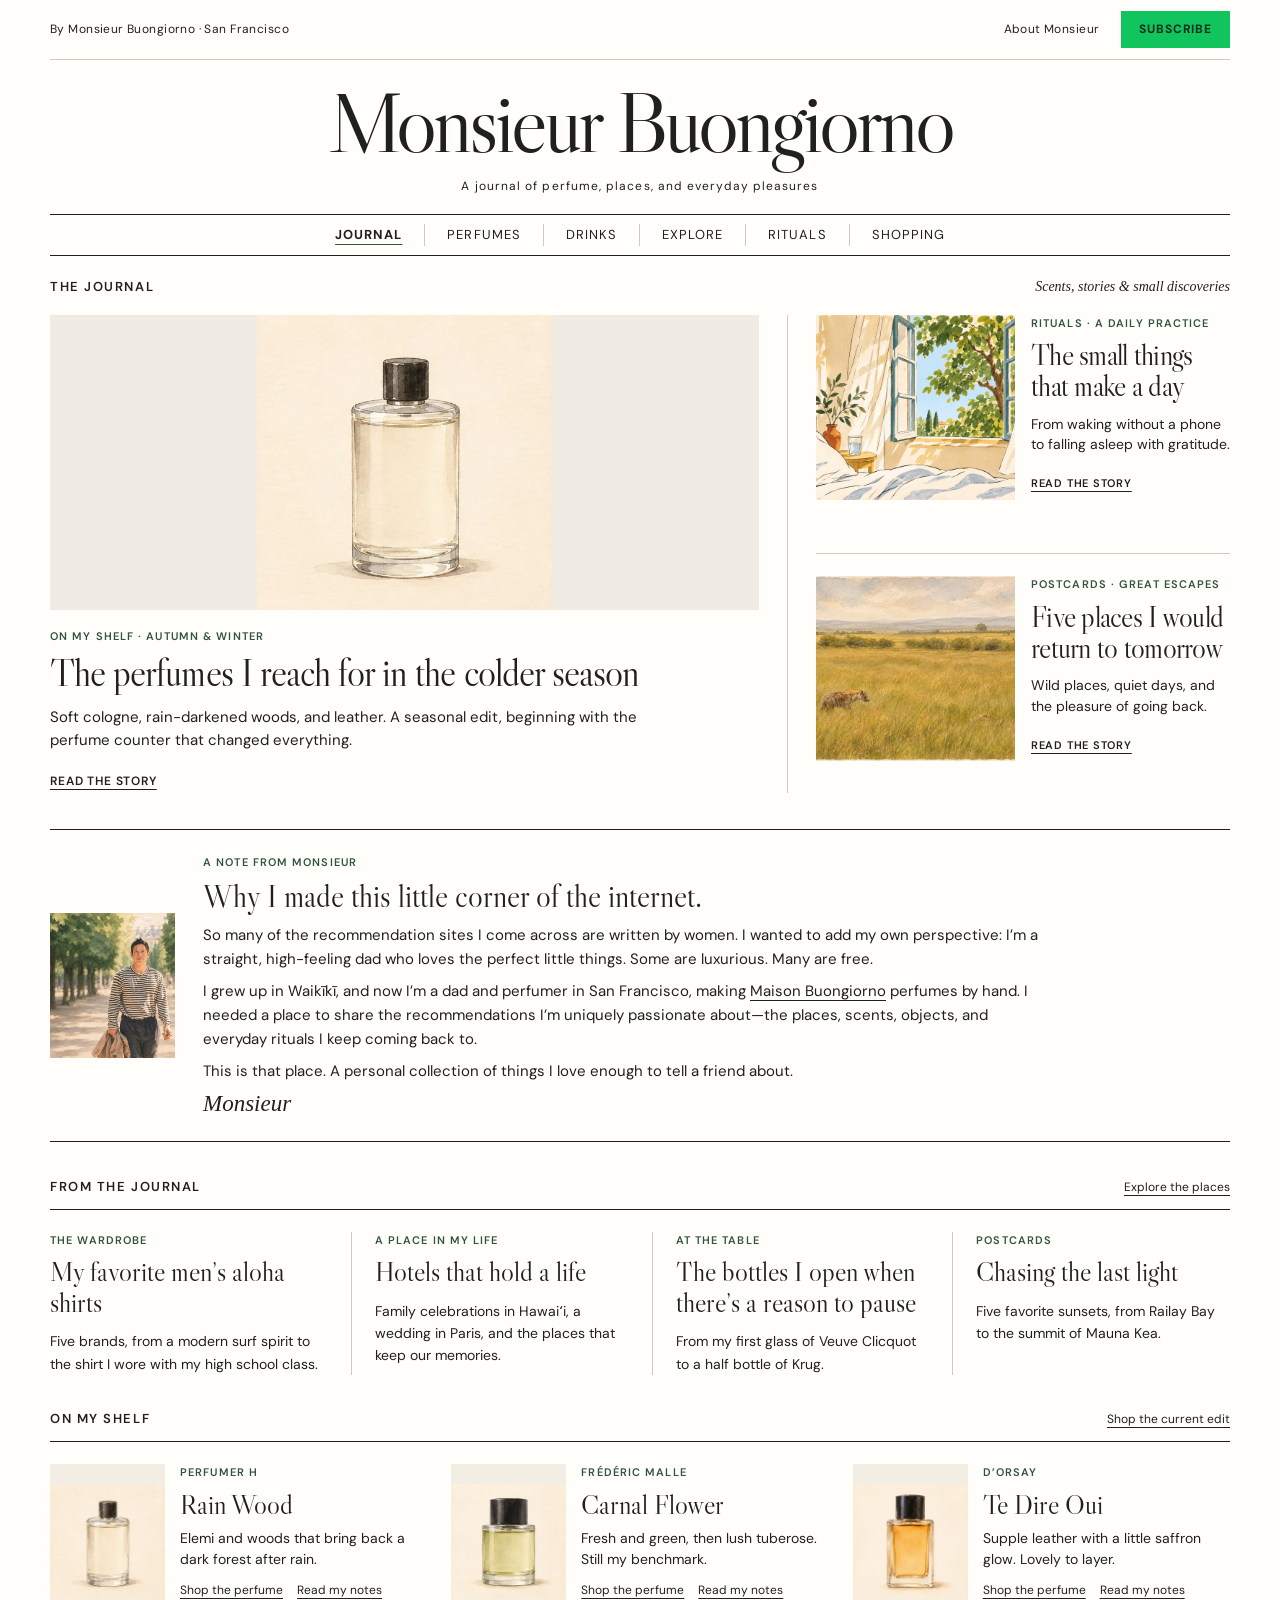
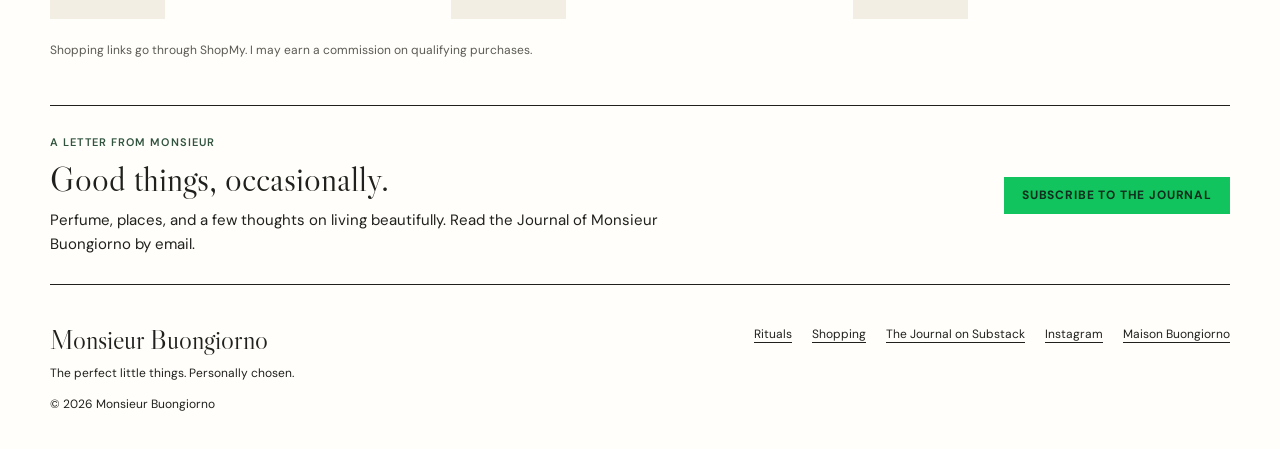
<file: index.html>
<!doctype html><html lang="en"><head><meta charset="utf-8"><meta name="viewport" content="width=device-width,initial-scale=1"><title>The Journal | Monsieur Buongiorno</title><meta name="description" content="Monsieur Buongiorno’s personal journal of perfume, places, daily rituals, and everyday pleasures."><link rel="canonical" href="https://monsieurbuongiorno.com/"><meta property="og:type" content="website"><meta property="og:title" content="The Journal"><meta property="og:description" content="Monsieur Buongiorno’s personal journal of perfume, places, daily rituals, and everyday pleasures."><meta property="og:url" content="https://monsieurbuongiorno.com/"><meta property="og:image" content="https://monsieurbuongiorno.com/assets/hero-paris-illustrated.webp"><meta name="twitter:card" content="summary_large_image"><link rel="icon" href="/assets/favicon.png" type="image/png"><link rel="preconnect" href="https://fonts.googleapis.com"><link rel="preconnect" href="https://fonts.gstatic.com" crossorigin><link href="https://fonts.googleapis.com/css2?family=DM+Sans:wght@400;500;600;700&family=Libre+Caslon+Display&display=swap" rel="stylesheet"><link rel="stylesheet" href="/assets/journal.css?v=20261127b"><script>!function(t,e){var o,n,p,r;e.__SV||(window.posthog=e,e._i=[],e.init=function(i,s,a){function g(t,e){var o=e.split(".");2==o.length&&(t=t[o[0]],e=o[1]),t[e]=function(){t.push([e].concat(Array.prototype.slice.call(arguments,0)))}}(p=t.createElement("script")).type="text/javascript",p.crossOrigin="anonymous",p.async=!0,p.src=s.api_host.replace(".i.posthog.com","-assets.i.posthog.com")+"/static/array.js",(r=t.getElementsByTagName("script")[0]).parentNode.insertBefore(p,r);var u=e;for(void 0!==a?u=e[a]=[]:a="posthog",u.people=u.people||[],u.toString=function(t){var e="posthog";return"posthog"!==a&&(e+="."+a),t||(e+=" (stub)"),e},u.people.toString=function(){return u.toString(1)+".people (stub)"},o="init capture register register_once unregister unregister_for_session unregister_for_session getFeatureFlag getFeatureFlagPayload isFeatureEnabled reloadFeatureFlags updateEarlyAccessFeatureEnrollment getEarlyAccessFeatures on onFeatureFlags onSessionId getSurveys getActiveMatchingSurveys renderSurvey canRender get_distinct_id get_session_id opt_in_capturing opt_out_capturing has_opted_in_capturing has_opted_out_capturing".split(" "),n=0;n<o.length;n++)g(u,o[n]);e._i.push([i,s,a])},e.__SV=1)}(document,window.posthog||[]);posthog.init('phc_uu5TSxzBv7hr99KFHv97oArM2oFrDekxDJQEmMLBhRXt',{api_host:'https://us.i.posthog.com',person_profiles:'identified_only',capture_pageview:true,autocapture:false,disable_session_recording:true});posthog.register({site:'monsieurbuongiorno.com'});if(location.hostname==='localhost'||location.hostname==='127.0.0.1')posthog.opt_out_capturing();document.addEventListener('click',function(e){var a=e.target.closest('a[href^="https://go.shopmy.us/"]');if(a)posthog.capture('shopmy_link_clicked',{site:'monsieurbuongiorno.com',article:location.pathname,link:a.href})});</script><script type="application/ld+json">{"@context":"https://schema.org","@graph":[{"@type":"Person","@id":"https://monsieurbuongiorno.com/#albert","name":"Monsieur Buongiorno","alternateName":"Monsieur Buongiorno","url":"https://monsieurbuongiorno.com/","sameAs":["https://monsieurbuongiorno.substack.com/","https://www.instagram.com/monsieurbuongiorno/"],"founder":{"@id":"https://maisonbuongiorno.com/#brand"}},{"@type":"WebSite","name":"Monsieur Buongiorno","url":"https://monsieurbuongiorno.com/","publisher":{"@id":"https://monsieurbuongiorno.com/#albert"}}]}</script></head><body class="journal-page"><a class="skip-link" href="#main">Skip to content</a><header class="journal-header"><div class="journal-utility"><span>By Monsieur Buongiorno · San Francisco</span><div><a href="/#about">About Monsieur</a><a class="subscribe-button" href="/#letter">Subscribe</a></div></div><div class="masthead"><a href="/" aria-label="Monsieur Buongiorno home">Monsieur Buongiorno</a><p>A journal of perfume, places, and everyday pleasures</p></div><nav class="journal-nav" aria-label="Main navigation"><a href="/" aria-current="page">Journal</a><a href="/perfumes/">Perfumes</a><a href="/drinks/">Drinks</a><a href="/explore/">Explore</a><a href="/rituals/">Rituals</a><a href="/shopping/">Shopping</a></nav></header><main id="main"><div class="journal-shell"><div class="edition-line"><h1>The Journal</h1><span>Scents, stories &amp; small discoveries</span></div><section class="front-page" aria-label="Featured stories"><article class="story lead-story"><a class="story-image" href="/perfumes/cold-season/" tabindex="-1" aria-hidden="true"><img src="/assets/illustration-perfumer-h-rain-wood.webp" alt="Illustrated bottle of Rain Wood" width="1536" height="1024" fetchpriority="high"></a><div class="story-copy"><span class="kicker">On my shelf · Autumn &amp; winter</span><h2><a href="/perfumes/cold-season/">The perfumes I reach for in the colder season</a></h2><p>Soft cologne, rain-darkened woods, and leather. A seasonal edit, beginning with the perfume counter that changed everything.</p><a class="read-link" href="/perfumes/cold-season/">Read the story</a></div></article><div class="supporting-stories"><article class="story side-story"><a class="story-image" href="/rituals/" tabindex="-1" aria-hidden="true"><img src="/assets/ritual-morning.webp" alt="Morning light through an open window" width="1536" height="1024" loading="lazy"></a><div class="story-copy"><span class="kicker">Rituals · A daily practice</span><h2><a href="/rituals/">The small things that make a day</a></h2><p>From waking without a phone to falling asleep with gratitude.</p><a class="read-link" href="/rituals/">Read the story</a></div></article><article class="story side-story"><a class="story-image" href="/escapes/" tabindex="-1" aria-hidden="true"><img src="/assets/homepage-illustration-mara.webp" alt="Illustration of the Maasai Mara" width="1536" height="1024" loading="lazy"></a><div class="story-copy"><span class="kicker">Postcards · Great escapes</span><h2><a href="/escapes/">Five places I would return to tomorrow</a></h2><p>Wild places, quiet days, and the pleasure of going back.</p><a class="read-link" href="/escapes/">Read the story</a></div></article></div></section><section class="editor-note" id="about"><img src="/assets/hero-paris-illustrated.webp" alt="Illustrated portrait of Monsieur Buongiorno in Paris" width="160" height="180" loading="lazy"><div><span class="kicker">A note from Monsieur</span><h2>Why I made this little corner of the internet.</h2><p>So many of the recommendation sites I come across are written by women. I wanted to add my own perspective: I’m a straight, high-feeling dad who loves the perfect little things. Some are luxurious. Many are free.</p><p>I grew up in Waikīkī, and now I’m a dad and perfumer in San Francisco, making <a href="https://maisonbuongiorno.com/">Maison Buongiorno</a> perfumes by hand. I needed a place to share the recommendations I’m uniquely passionate about—the places, scents, objects, and everyday rituals I keep coming back to.</p><p>This is that place. A personal collection of things I love enough to tell a friend about.</p><p class="signature">Monsieur</p></div></section><section class="journal-section" id="journal"><div class="section-rule"><h2>From the Journal</h2><a href="/explore/">Explore the places</a></div><div class="latest-grid"><article><span class="kicker">The wardrobe</span><h3><a href="/shopping/aloha-shirts/">My favorite men’s aloha shirts</a></h3><p>Five brands, from a modern surf spirit to the shirt I wore with my high school class.</p></article><article><span class="kicker">A place in my life</span><h3><a href="/explore/hotels/">Hotels that hold a life</a></h3><p>Family celebrations in Hawaiʻi, a wedding in Paris, and the places that keep our memories.</p></article><article><span class="kicker">At the table</span><h3><a href="/drinks/cold-season/">The bottles I open when there’s a reason to pause</a></h3><p>From my first glass of Veuve Clicquot to a half bottle of Krug.</p></article><article><span class="kicker">Postcards</span><h3><a href="/explore/sunsets/">Chasing the last light</a></h3><p>Five favorite sunsets, from Railay Bay to the summit of Mauna Kea.</p></article></div></section><section class="journal-section" id="shop"><div class="section-rule"><h2>On my shelf</h2><a href="/shopping/">Shop the current edit</a></div><div class="shelf-grid"><article class="shelf-pick"><a href="https://go.shopmy.us/p-110095065" rel="sponsored nofollow noopener" target="_blank"><img src="/assets/illustration-perfumer-h-rain-wood.webp" alt="Illustration of Rain Wood" width="492" height="492" loading="lazy"></a><div><span class="kicker">Perfumer H</span><h3>Rain Wood</h3><p>Elemi and woods that bring back a dark forest after rain.</p><div class="pick-links"><a href="https://go.shopmy.us/p-110095065" rel="sponsored nofollow noopener" target="_blank">Shop the perfume</a><a href="/perfumes/cold-season/#rain-wood">Read my notes</a></div></div></article><article class="shelf-pick"><a href="https://go.shopmy.us/p-110095256" rel="sponsored nofollow noopener" target="_blank"><img src="/assets/illustration-frederic-malle-carnal-flower.webp" alt="Illustration of Carnal Flower" width="492" height="492" loading="lazy"></a><div><span class="kicker">Frédéric Malle</span><h3>Carnal Flower</h3><p>Fresh and green, then lush tuberose. Still my benchmark.</p><div class="pick-links"><a href="https://go.shopmy.us/p-110095256" rel="sponsored nofollow noopener" target="_blank">Shop the perfume</a><a href="/perfumes/cold-season/">Read my notes</a></div></div></article><article class="shelf-pick"><a href="https://go.shopmy.us/p-110095360" rel="sponsored nofollow noopener" target="_blank"><img src="/assets/illustration-dorsay-te-dire-oui.webp" alt="Illustration of Te Dire Oui" width="492" height="492" loading="lazy"></a><div><span class="kicker">D’Orsay</span><h3>Te Dire Oui</h3><p>Supple leather with a little saffron glow. Lovely to layer.</p><div class="pick-links"><a href="https://go.shopmy.us/p-110095360" rel="sponsored nofollow noopener" target="_blank">Shop the perfume</a><a href="/perfumes/cold-season/#te-dire-oui">Read my notes</a></div></div></article></div><p class="affiliate-note">Shopping links go through ShopMy. I may earn a commission on qualifying purchases.</p></section><section class="journal-signup" id="letter"><div><span class="kicker">A letter from Monsieur</span><h2>Good things, occasionally.</h2><p>Perfume, places, and a few thoughts on living beautifully. Read the Journal of Monsieur Buongiorno by email.</p></div><a class="subscribe-button" href="https://monsieurbuongiorno.substack.com/subscribe">Subscribe to the Journal</a></section></div></main><footer class="journal-footer"><div><a class="footer-title" href="/">Monsieur Buongiorno</a><p>The perfect little things. Personally chosen.</p><span>© 2026 Monsieur Buongiorno</span></div><nav aria-label="Footer navigation"><a href="/rituals/">Rituals</a><a href="/shopping/">Shopping</a><a href="https://monsieurbuongiorno.substack.com/">The Journal on Substack</a><a href="https://www.instagram.com/monsieurbuongiorno/">Instagram</a><a href="https://maisonbuongiorno.com/">Maison Buongiorno</a></nav></footer></body></html>
</file>
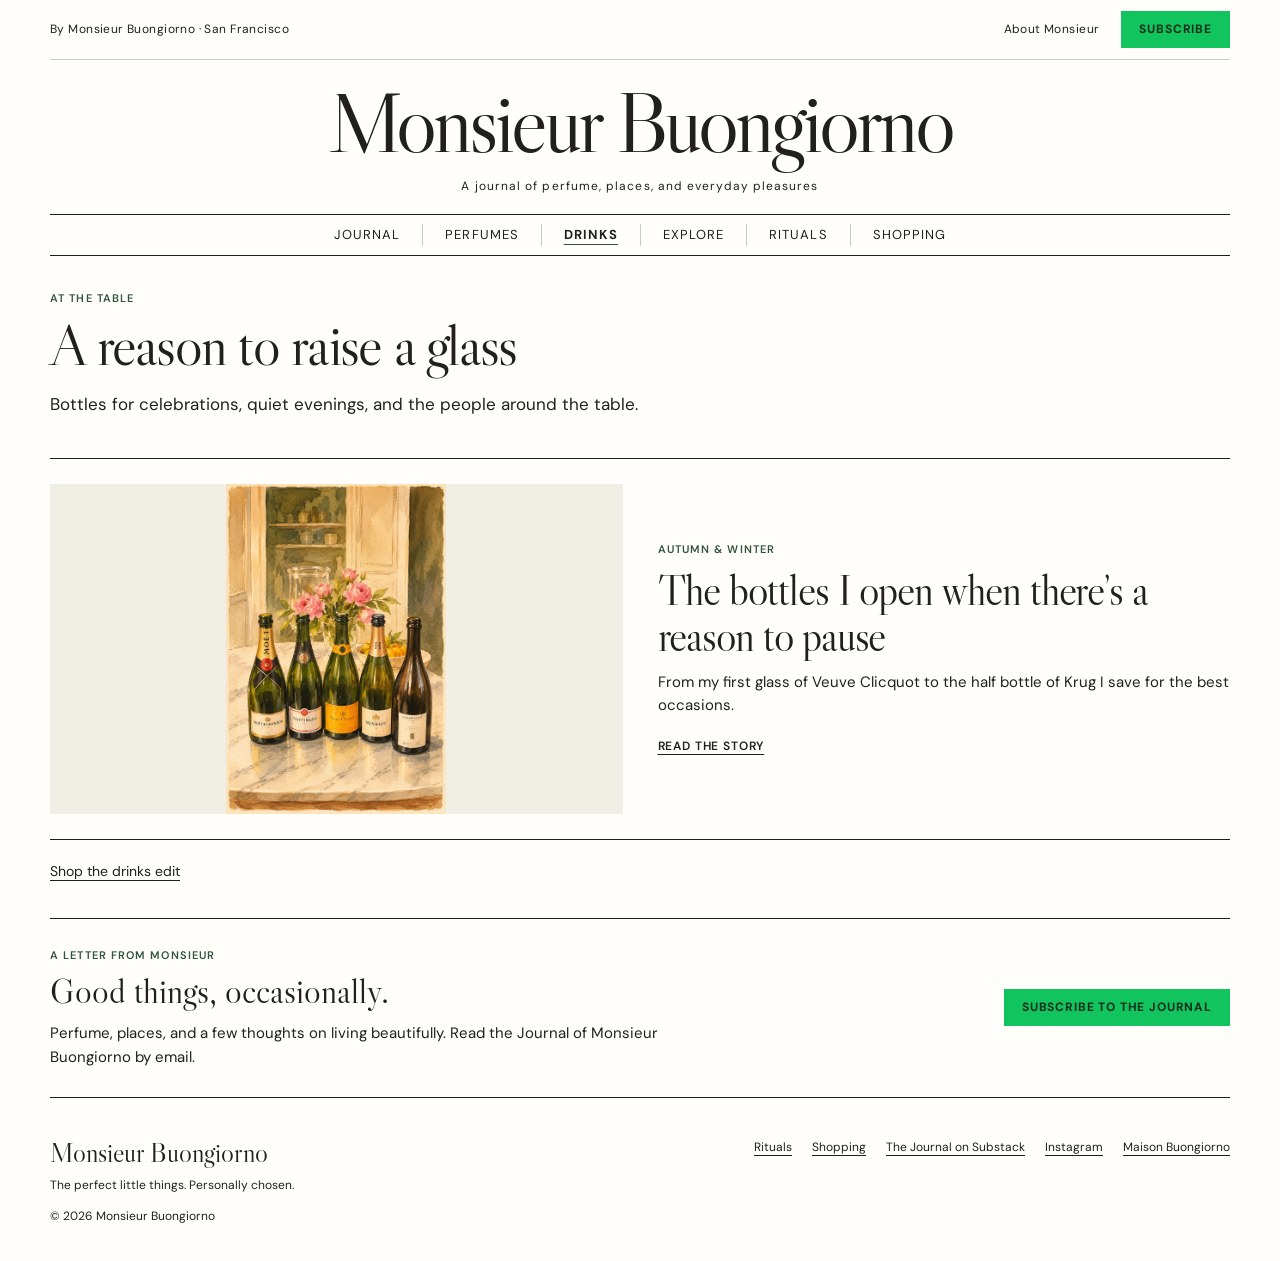
<file: drinks/index.html>
<!doctype html><html lang="en"><head><meta charset="utf-8"><meta name="viewport" content="width=device-width,initial-scale=1"><title>A reason to raise a glass | Monsieur Buongiorno</title><meta name="description" content="Bottles for celebrations, quiet evenings, and the people around the table."><link rel="canonical" href="https://monsieurbuongiorno.com/drinks/"><meta property="og:type" content="website"><meta property="og:title" content="A reason to raise a glass"><meta property="og:description" content="Bottles for celebrations, quiet evenings, and the people around the table."><meta property="og:url" content="https://monsieurbuongiorno.com/drinks/"><meta property="og:image" content="https://monsieurbuongiorno.com/assets/homepage-illustration-champagne.webp"><meta name="twitter:card" content="summary_large_image"><link rel="icon" href="/assets/favicon.png" type="image/png"><link rel="preconnect" href="https://fonts.googleapis.com"><link rel="preconnect" href="https://fonts.gstatic.com" crossorigin><link href="https://fonts.googleapis.com/css2?family=DM+Sans:wght@400;500;600;700&family=Libre+Caslon+Display&display=swap" rel="stylesheet"><link rel="stylesheet" href="/assets/journal.css?v=20261127b"><script>!function(t,e){var o,n,p,r;e.__SV||(window.posthog=e,e._i=[],e.init=function(i,s,a){function g(t,e){var o=e.split(".");2==o.length&&(t=t[o[0]],e=o[1]),t[e]=function(){t.push([e].concat(Array.prototype.slice.call(arguments,0)))}}(p=t.createElement("script")).type="text/javascript",p.crossOrigin="anonymous",p.async=!0,p.src=s.api_host.replace(".i.posthog.com","-assets.i.posthog.com")+"/static/array.js",(r=t.getElementsByTagName("script")[0]).parentNode.insertBefore(p,r);var u=e;for(void 0!==a?u=e[a]=[]:a="posthog",u.people=u.people||[],u.toString=function(t){var e="posthog";return"posthog"!==a&&(e+="."+a),t||(e+=" (stub)"),e},u.people.toString=function(){return u.toString(1)+".people (stub)"},o="init capture register register_once unregister unregister_for_session unregister_for_session getFeatureFlag getFeatureFlagPayload isFeatureEnabled reloadFeatureFlags updateEarlyAccessFeatureEnrollment getEarlyAccessFeatures on onFeatureFlags onSessionId getSurveys getActiveMatchingSurveys renderSurvey canRender get_distinct_id get_session_id opt_in_capturing opt_out_capturing has_opted_in_capturing has_opted_out_capturing".split(" "),n=0;n<o.length;n++)g(u,o[n]);e._i.push([i,s,a])},e.__SV=1)}(document,window.posthog||[]);posthog.init('phc_uu5TSxzBv7hr99KFHv97oArM2oFrDekxDJQEmMLBhRXt',{api_host:'https://us.i.posthog.com',person_profiles:'identified_only',capture_pageview:true,autocapture:false,disable_session_recording:true});posthog.register({site:'monsieurbuongiorno.com'});if(location.hostname==='localhost'||location.hostname==='127.0.0.1')posthog.opt_out_capturing();document.addEventListener('click',function(e){var a=e.target.closest('a[href^="https://go.shopmy.us/"]');if(a)posthog.capture('shopmy_link_clicked',{site:'monsieurbuongiorno.com',article:location.pathname,link:a.href})});</script></head><body class="journal-page"><a class="skip-link" href="#main">Skip to content</a><header class="journal-header"><div class="journal-utility"><span>By Monsieur Buongiorno · San Francisco</span><div><a href="/#about">About Monsieur</a><a class="subscribe-button" href="/#letter">Subscribe</a></div></div><div class="masthead"><a href="/" aria-label="Monsieur Buongiorno home">Monsieur Buongiorno</a><p>A journal of perfume, places, and everyday pleasures</p></div><nav class="journal-nav" aria-label="Main navigation"><a href="/">Journal</a><a href="/perfumes/">Perfumes</a><a href="/drinks/" aria-current="page">Drinks</a><a href="/explore/">Explore</a><a href="/rituals/">Rituals</a><a href="/shopping/">Shopping</a></nav></header><main id="main"><div class="journal-shell"><div class="category-intro"><span class="kicker">At the table</span><h1>A reason to raise a glass</h1><p>Bottles for celebrations, quiet evenings, and the people around the table.</p></div><article class="story category-feature"><a class="story-image" href="/drinks/cold-season/" tabindex="-1" aria-hidden="true"><img src="/assets/homepage-illustration-champagne.webp" alt="Illustrated Champagne and flowers" width="1536" height="1024" loading="lazy"></a><div class="story-copy"><span class="kicker">Autumn &amp; winter</span><h2><a href="/drinks/cold-season/">The bottles I open when there’s a reason to pause</a></h2><p>From my first glass of Veuve Clicquot to the half bottle of Krug I save for the best occasions.</p><a class="read-link" href="/drinks/cold-season/">Read the story</a></div></article><p class="category-shop"><a href="/shopping/#drinks">Shop the drinks edit</a></p><section class="journal-signup" id="letter"><div><span class="kicker">A letter from Monsieur</span><h2>Good things, occasionally.</h2><p>Perfume, places, and a few thoughts on living beautifully. Read the Journal of Monsieur Buongiorno by email.</p></div><a class="subscribe-button" href="https://monsieurbuongiorno.substack.com/subscribe">Subscribe to the Journal</a></section></div></main><footer class="journal-footer"><div><a class="footer-title" href="/">Monsieur Buongiorno</a><p>The perfect little things. Personally chosen.</p><span>© 2026 Monsieur Buongiorno</span></div><nav aria-label="Footer navigation"><a href="/rituals/">Rituals</a><a href="/shopping/">Shopping</a><a href="https://monsieurbuongiorno.substack.com/">The Journal on Substack</a><a href="https://www.instagram.com/monsieurbuongiorno/">Instagram</a><a href="https://maisonbuongiorno.com/">Maison Buongiorno</a></nav></footer></body></html>
</file>
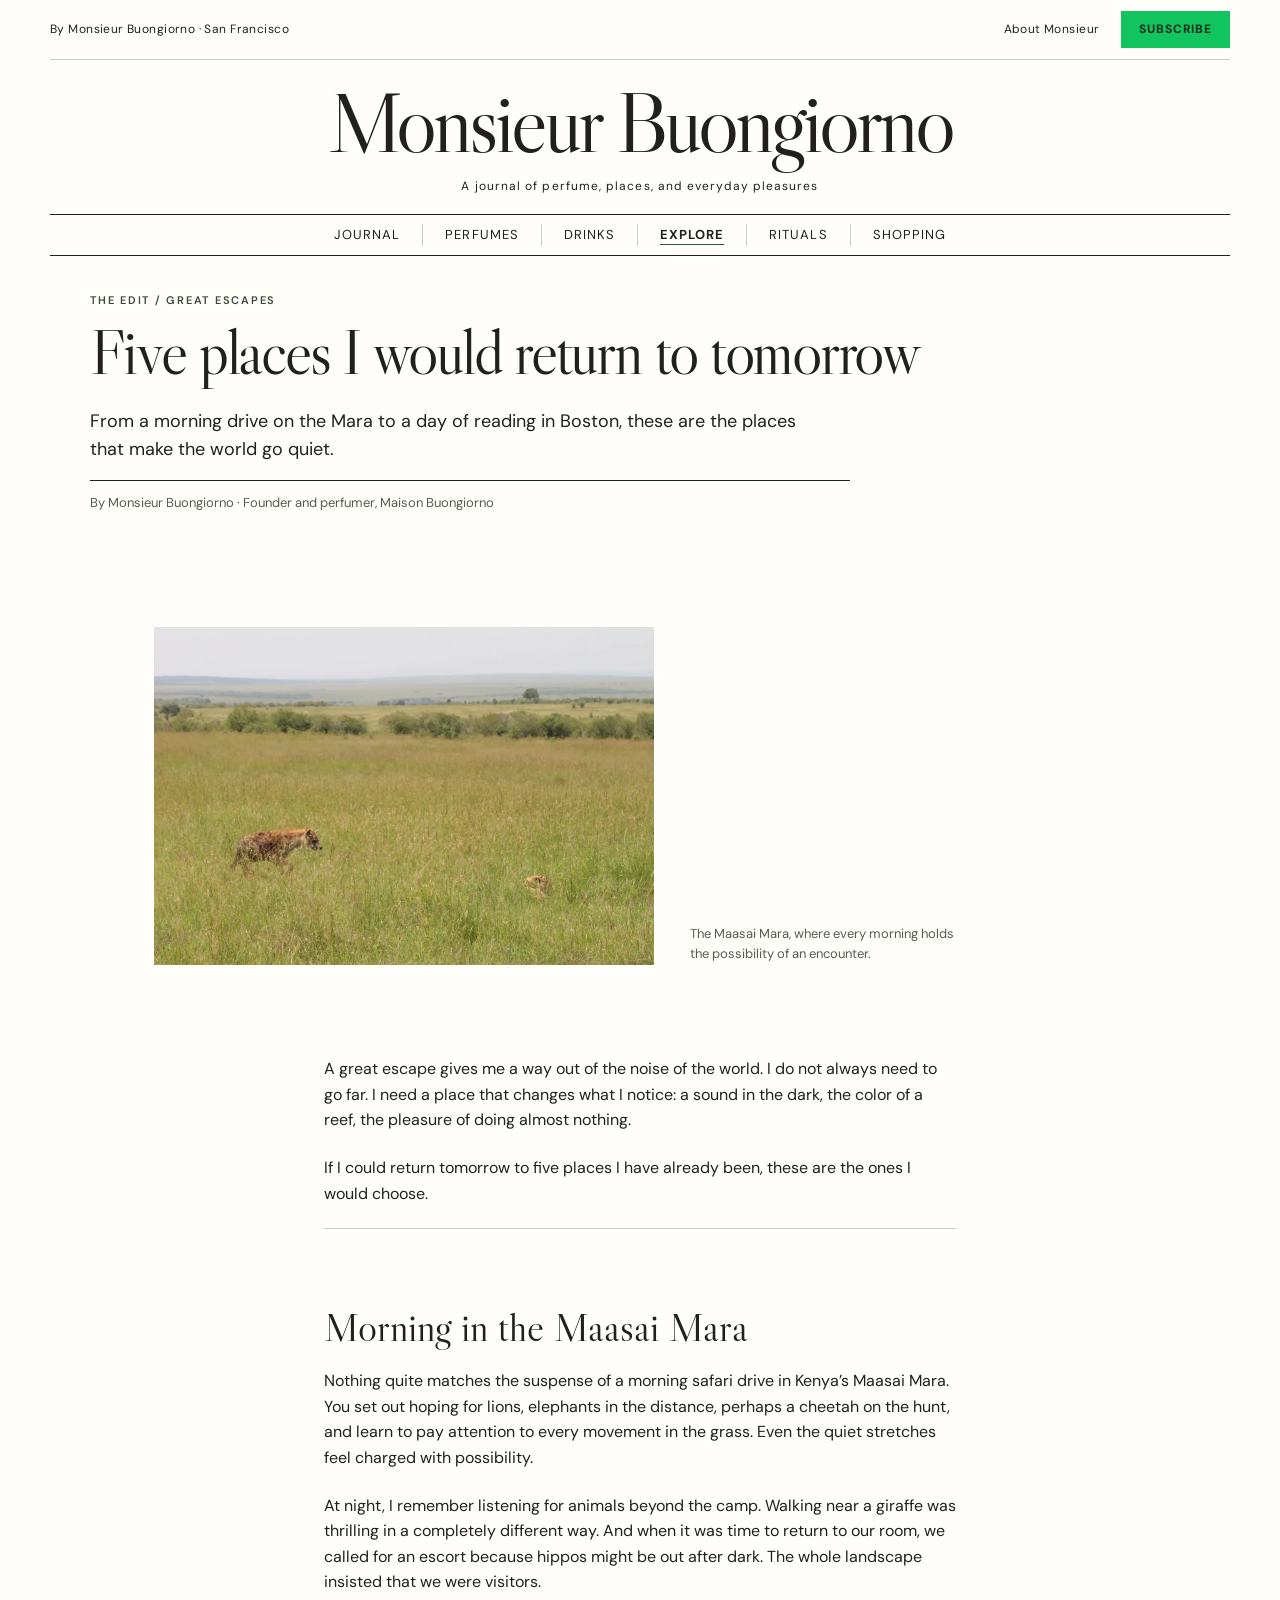
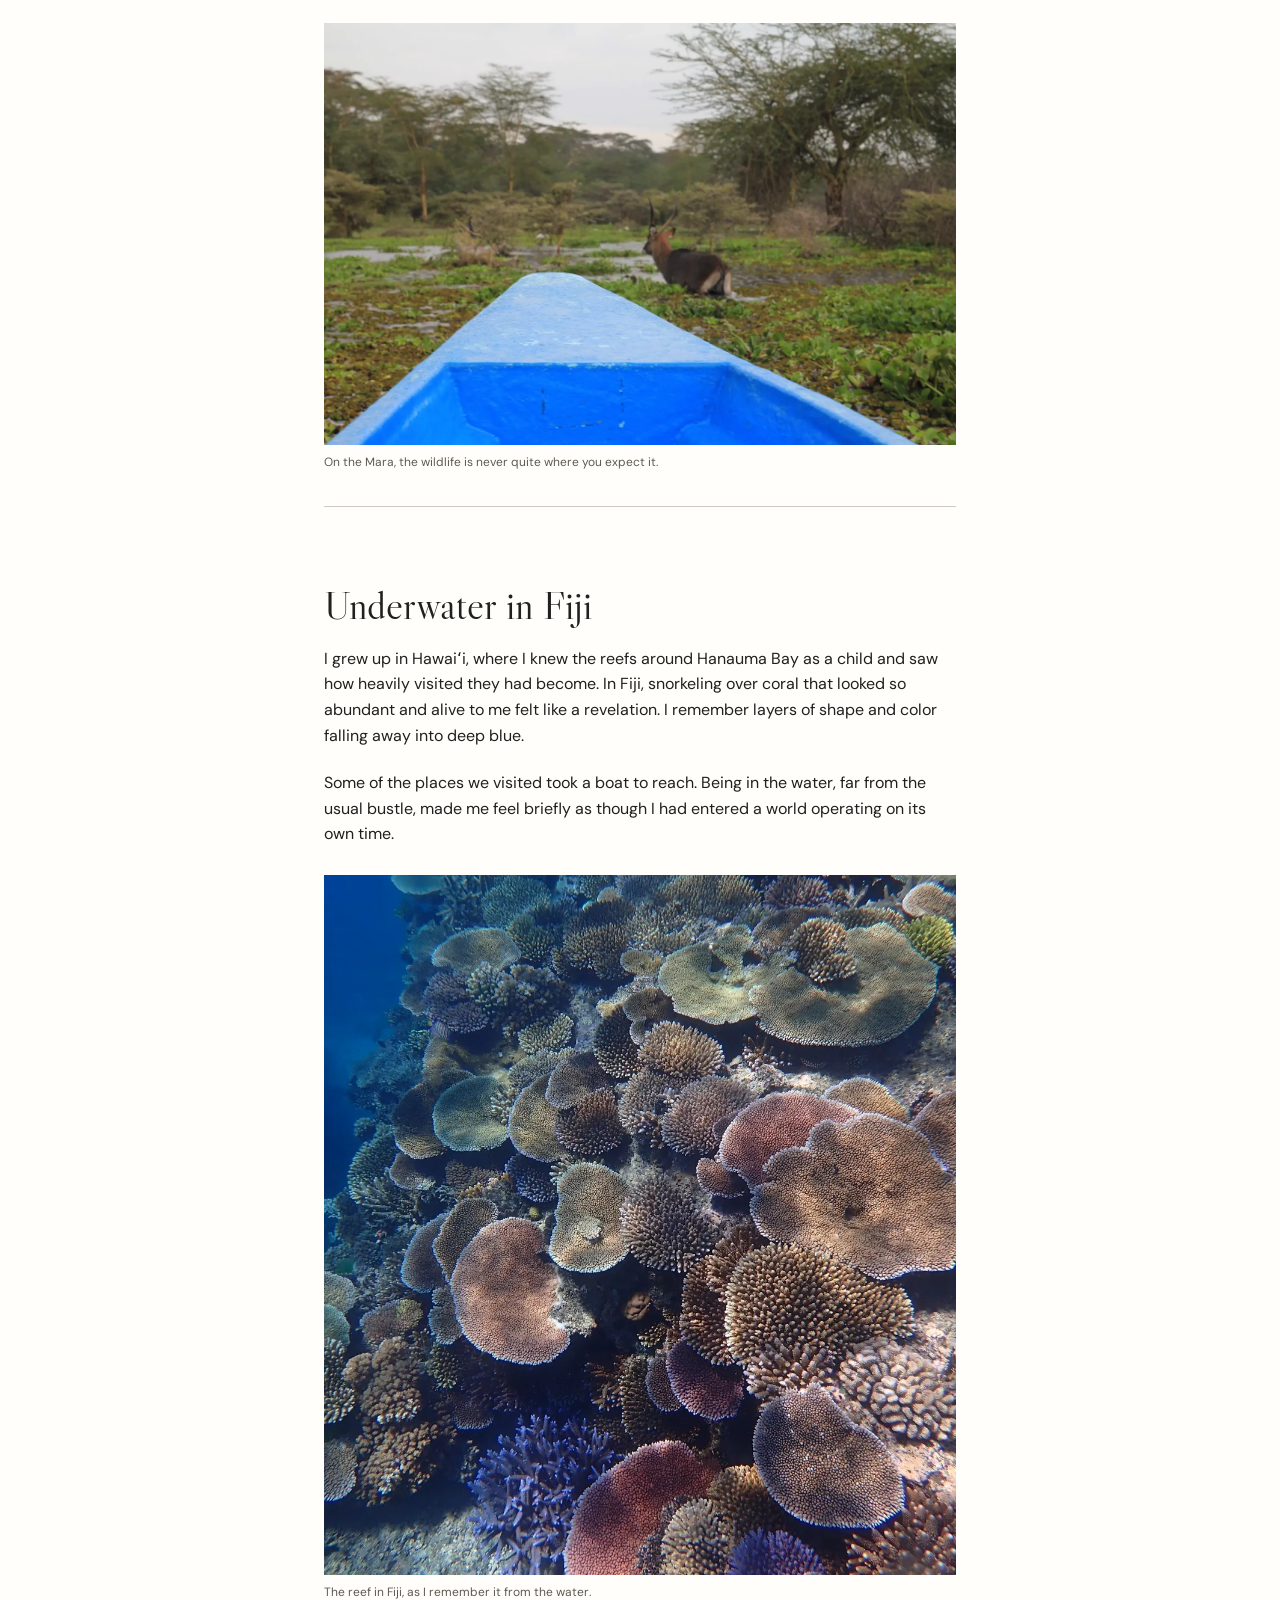
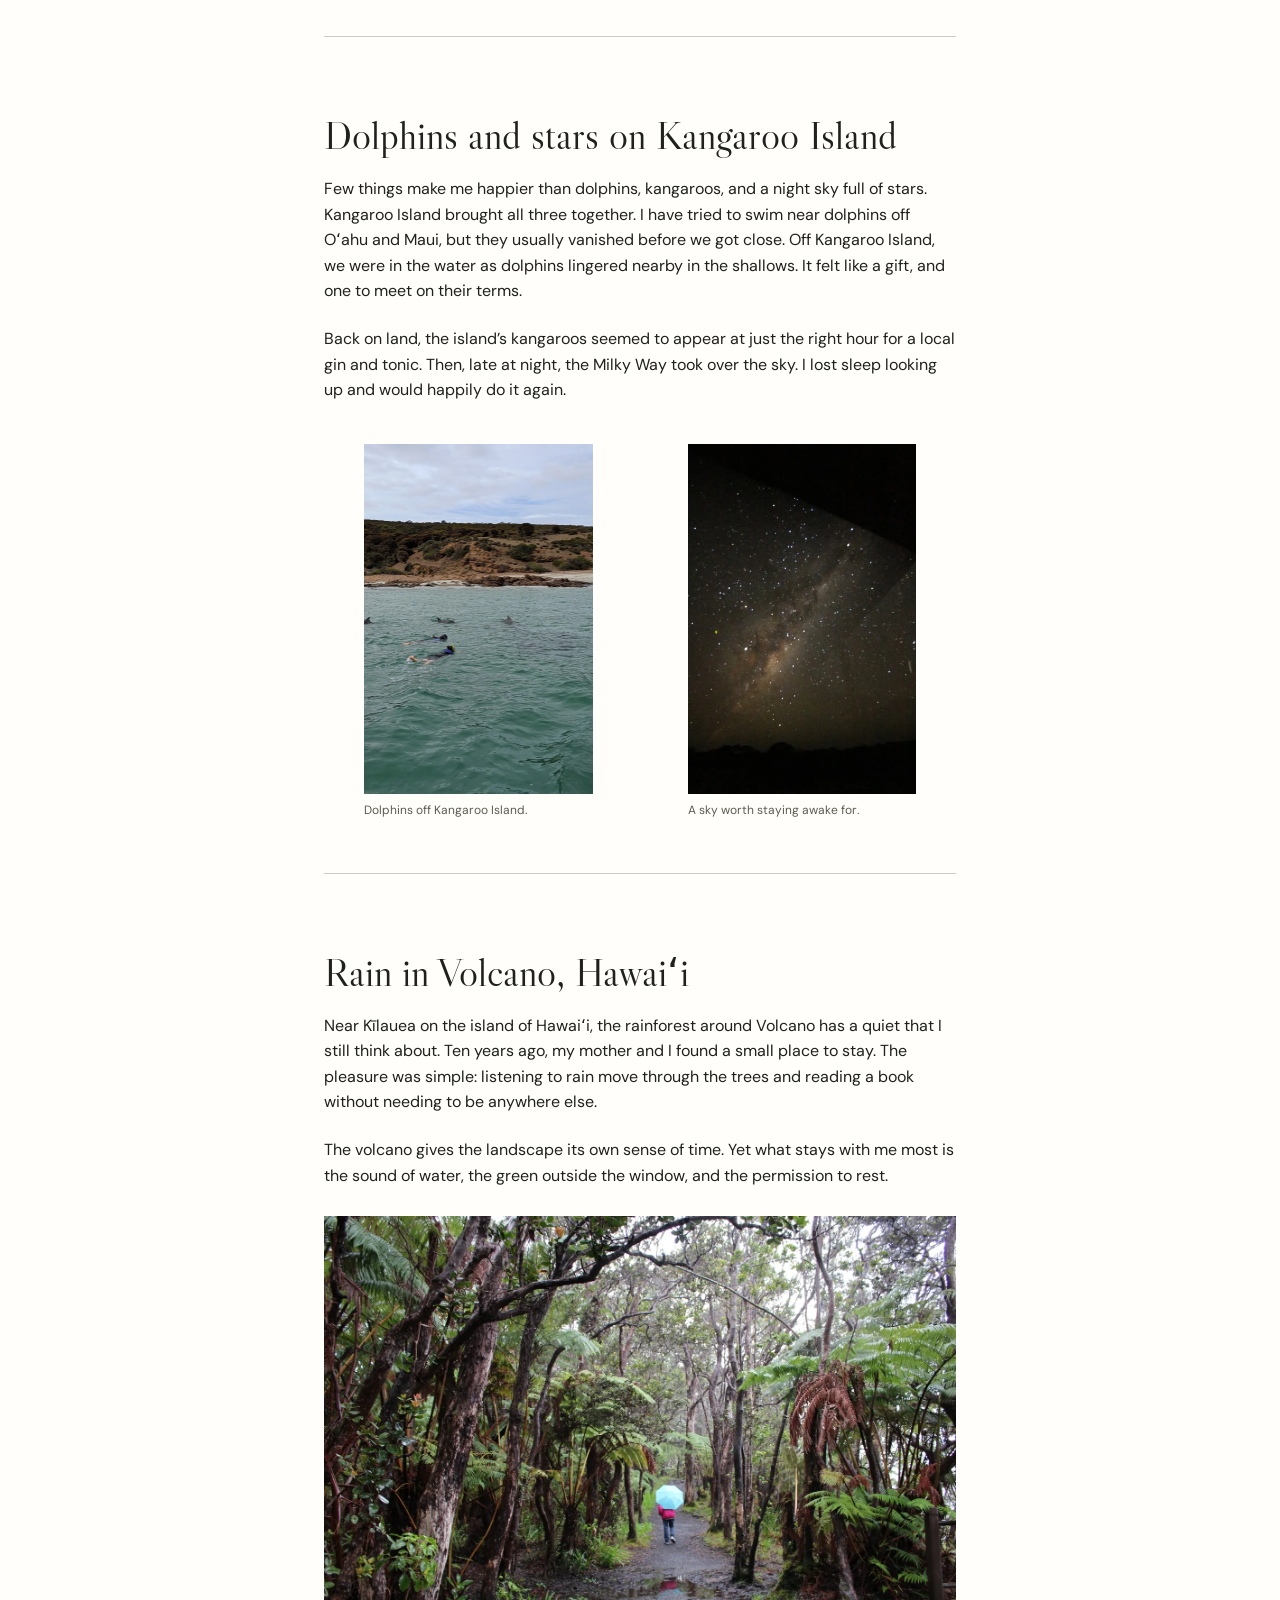
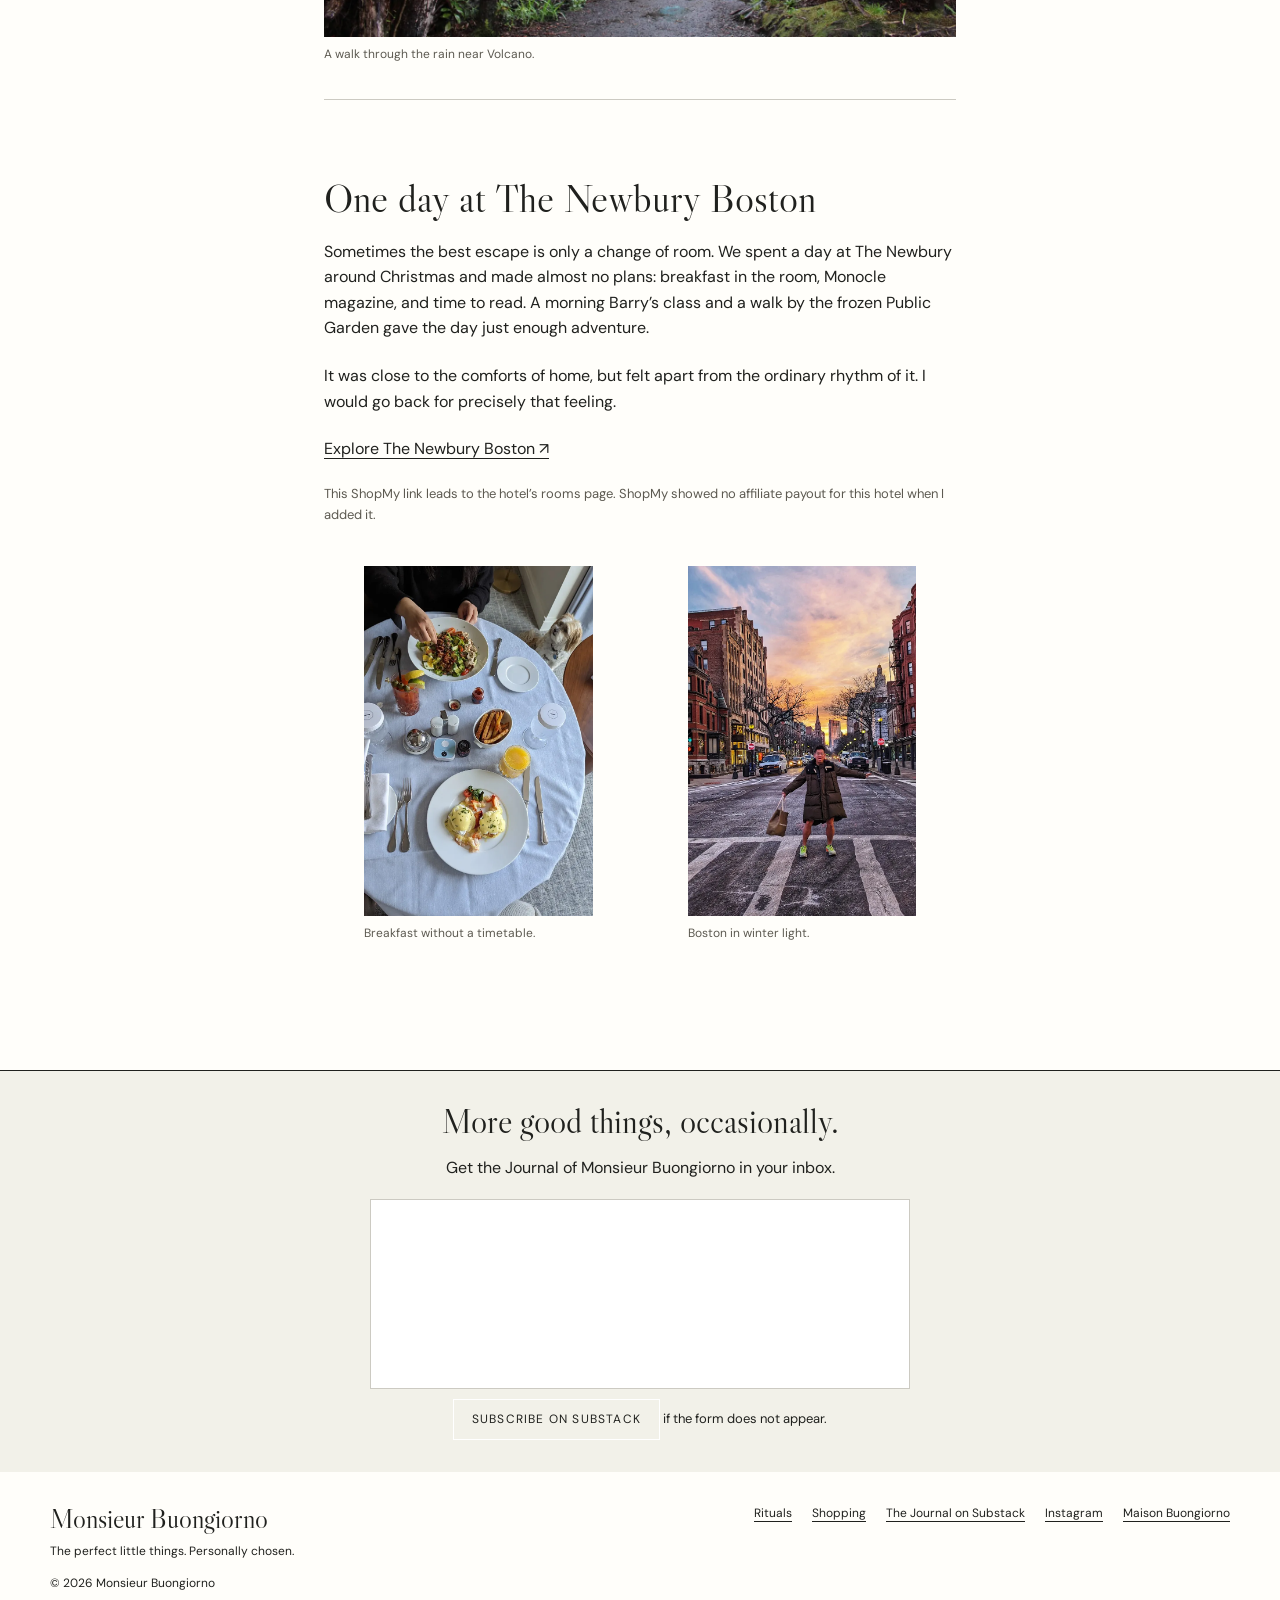
<file: escapes/index.html>
<!doctype html><html lang="en"><head><meta charset="utf-8"><meta name="viewport" content="width=device-width,initial-scale=1"><title>Great Escapes | Monsieur Buongiorno</title><meta name="description" content="Five places Monsieur Buongiorno would return to tomorrow: the Maasai Mara, Fiji, Kangaroo Island, Volcano in Hawaiʻi, and The Newbury Boston."><link rel="canonical" href="https://monsieurbuongiorno.com/escapes/"><meta property="og:type" content="article"><meta property="og:title" content="Great Escapes | Monsieur Buongiorno"><meta property="og:description" content="Five places I would return to tomorrow, from the Maasai Mara to a quiet day in Boston."><meta property="og:url" content="https://monsieurbuongiorno.com/escapes/"><meta property="og:image" content="https://monsieurbuongiorno.com/assets/escape-mara-savanna.webp"><script type="application/ld+json">{"@context": "https://schema.org", "@type": "BlogPosting", "headline": "Great Escapes: Five Places I Would Return to Tomorrow", "description": "Monsieur Buongiorno on the Maasai Mara, Fiji, Kangaroo Island, Volcano in Hawaiʻi, and a quiet day at The Newbury Boston.", "image": "https://monsieurbuongiorno.com/assets/escape-mara-savanna.webp", "url": "https://monsieurbuongiorno.com/escapes/", "author": {"@type": "Person", "name": "Monsieur Buongiorno", "url": "https://monsieurbuongiorno.com/"}, "publisher": {"@type": "Person", "name": "Monsieur Buongiorno", "url": "https://monsieurbuongiorno.com/"}}</script><style>
@import url('https://fonts.googleapis.com/css2?family=DM+Sans:wght@400;500;600&family=Libre+Caslon+Display&display=swap');
:root{--ink:#292621;--paper:#f7f4ed;--line:#d9d1c4;--olive:#626a4d;--dark:#333c31}*{box-sizing:border-box}body{margin:0;background:var(--paper);color:var(--ink);font:16px/1.7 'DM Sans',sans-serif}a{color:inherit}a:hover{text-decoration-thickness:2px}header{border-bottom:1px solid var(--line);background:var(--paper)}.nav{max-width:1200px;margin:auto;padding:20px 5%;display:flex;align-items:center;gap:28px}.wordmark{font:28px/1 'Libre Caslon Display',Georgia,serif;text-decoration:none;white-space:nowrap}.links{display:flex;gap:24px;margin-left:auto;font-size:12px;letter-spacing:.12em;text-transform:uppercase}.links a{text-decoration:none}.wrap{max-width:1100px;margin:auto;padding:0 5%}.eyebrow{color:var(--olive);text-transform:uppercase;letter-spacing:.17em;font-size:11px;font-weight:600}.hero{padding:70px 0 45px}.hero h1{font:clamp(47px,7vw,82px)/.97 'Libre Caslon Display',Georgia,serif;letter-spacing:-.035em;margin:18px 0 25px;max-width:850px}.dek{font-size:20px;max-width:730px;line-height:1.55}.byline{font-size:13px;color:#5d5a51}.lead-photo{margin:25px 0 55px;display:grid;grid-template-columns:minmax(0,500px) 1fr;gap:36px;align-items:end}.lead-photo img{width:100%;height:auto;display:block}.lead-photo figcaption{font-size:13px;color:#5d5a51;max-width:280px}.article{max-width:760px;margin:auto;padding:0 5% 75px}.article h2{font:40px/1.05 'Libre Caslon Display',Georgia,serif;margin:65px 0 20px}.article h3{font:28px/1.12 'Libre Caslon Display',Georgia,serif;margin:0 0 12px}.article p{margin:0 0 22px}.season-nav,.shelf{border-top:1px solid var(--line);border-bottom:1px solid var(--line);padding:20px 0;margin:40px 0;display:flex;flex-wrap:wrap;gap:20px}.season-nav a,.card a{color:var(--olive);font-size:13px;font-weight:600}.pick{border-top:1px solid var(--line);padding:28px 0 12px}.pick .brand{font-size:11px;letter-spacing:.14em;text-transform:uppercase;color:var(--olive);font-weight:600}.pick a{display:inline-block;margin:0 0 16px;color:var(--olive);font-size:13px;font-weight:600}.note{font-size:13px;color:#5d5a51}.cta{background:var(--dark);color:#fff;padding:42px 5%;text-align:center}.cta h2{font:42px/1.1 'Libre Caslon Display',Georgia,serif;margin:0 0 15px}.cta a{display:inline-block;border:1px solid #fff;text-decoration:none;padding:10px 18px;font-size:12px;letter-spacing:.1em;text-transform:uppercase}footer{max-width:1200px;margin:auto;padding:25px 5%;font-size:12px;display:flex;justify-content:space-between;gap:18px}footer a{margin-left:15px}@media(max-width:700px){.nav{flex-wrap:wrap}.links{width:100%;margin:0;gap:15px}.hero{padding-top:45px}.lead-photo{grid-template-columns:1fr;margin:20px 0 35px}.article h2{font-size:35px}footer{display:block}footer a{margin:0 15px 0 0}}
.pick{display:grid;grid-template-columns:160px minmax(0,1fr);column-gap:24px;align-items:start}.pick .bottle-art{grid-row:1/5;margin:0;display:block}.bottle-art img{width:100%;height:auto;display:block;border:1px solid var(--line)}.pick .brand,.pick h3,.pick p,.pick>a:not(.bottle-art){grid-column:2}@media(max-width:550px){.pick{grid-template-columns:110px minmax(0,1fr);gap:0 15px}.pick h3{font-size:25px}}
.escape-photo{margin:28px 0 34px}.escape-photo img{display:block;width:100%;height:auto;max-height:700px;object-fit:cover}.escape-photo figcaption{font-size:12px;color:#5d5a51;margin-top:8px}.photo-pair{display:grid;grid-template-columns:1fr 1fr;gap:15px;margin:25px 0 36px}.photo-pair img{width:100%;height:350px;object-fit:cover}.photo-pair figcaption{font-size:12px;color:#5d5a51}.escape-section{border-top:1px solid var(--line);padding-top:12px}@media(max-width:600px){.photo-pair img{height:210px}}.links{flex-wrap:wrap;justify-content:flex-end}@media(max-width:700px){.links{justify-content:flex-start}.wordmark{font-size:25px}}.signup-embed{width:100%;max-width:540px;height:190px;border:1px solid var(--line);background:#fff;display:block;margin:18px auto 0}.signup-fallback{font-size:13px;margin:10px 0 0}
</style><link rel="icon" href="/assets/favicon.png?v=20261124" type="image/png"><link rel="icon" href="/assets/favicon.ico?v=20261124" sizes="any"><link rel="apple-touch-icon" href="/assets/apple-touch-icon.png?v=20261124"><script>!function(t,e){var o,n,p,r;e.__SV||(window.posthog=e,e._i=[],e.init=function(i,s,a){function g(t,e){var o=e.split(".");2==o.length&&(t=t[o[0]],e=o[1]),t[e]=function(){t.push([e].concat(Array.prototype.slice.call(arguments,0)))}}(p=t.createElement("script")).type="text/javascript",p.crossOrigin="anonymous",p.async=!0,p.src=s.api_host.replace(".i.posthog.com","-assets.i.posthog.com")+"/static/array.js",(r=t.getElementsByTagName("script")[0]).parentNode.insertBefore(p,r);var u=e;for(void 0!==a?u=e[a]=[]:a="posthog",u.people=u.people||[],u.toString=function(t){var e="posthog";return"posthog"!==a&&(e+="."+a),t||(e+=" (stub)"),e},u.people.toString=function(){return u.toString(1)+".people (stub)"},o="init capture register register_once unregister unregister_for_session unregister_for_session getFeatureFlag getFeatureFlagPayload isFeatureEnabled reloadFeatureFlags updateEarlyAccessFeatureEnrollment getEarlyAccessFeatures on onFeatureFlags onSessionId getSurveys getActiveMatchingSurveys renderSurvey canRender get_distinct_id get_session_id opt_in_capturing opt_out_capturing has_opted_in_capturing has_opted_out_capturing".split(" "),n=0;n<o.length;n++)g(u,o[n]);e._i.push([i,s,a])},e.__SV=1)}(document,window.posthog||[]);posthog.init('phc_uu5TSxzBv7hr99KFHv97oArM2oFrDekxDJQEmMLBhRXt',{api_host:'https://us.i.posthog.com',person_profiles:'identified_only',capture_pageview:true,autocapture:false,disable_session_recording:true});posthog.register({site:'monsieurbuongiorno.com'});if(location.hostname==='localhost'||location.hostname==='127.0.0.1')posthog.opt_out_capturing();document.addEventListener('click',function(e){var a=e.target.closest('a[href^="https://go.shopmy.us/"]');if(a)posthog.capture('shopmy_link_clicked',{site:'monsieurbuongiorno.com',article:location.pathname,link:a.href})});</script><link rel="stylesheet" href="/assets/editorial.css?v=20261127a"><link rel="stylesheet" href="/assets/journal.css?v=20261127b"></head><body><header class="journal-header"><div class="journal-utility"><span>By Monsieur Buongiorno · San Francisco</span><div><a href="/#about">About Monsieur</a><a class="subscribe-button" href="/#letter">Subscribe</a></div></div><div class="masthead"><a href="/" aria-label="Monsieur Buongiorno home">Monsieur Buongiorno</a><p>A journal of perfume, places, and everyday pleasures</p></div><nav class="journal-nav" aria-label="Main navigation"><a href="/">Journal</a><a href="/perfumes/">Perfumes</a><a href="/drinks/">Drinks</a><a href="/explore/" aria-current="page">Explore</a><a href="/rituals/">Rituals</a><a href="/shopping/">Shopping</a></nav></header><main><section class="wrap hero"><div class="eyebrow">The Edit / Great Escapes</div><h1>Five places I would return to tomorrow</h1><p class="dek">From a morning drive on the Mara to a day of reading in Boston, these are the places that make the world go quiet.</p><p class="byline">By Monsieur Buongiorno · Founder and perfumer, Maison Buongiorno</p></section><div class="wrap"><figure class="lead-photo"><img src="/assets/escape-mara-savanna.webp" alt="A hyena moving through the open grass of the Maasai Mara" loading="eager"><figcaption>The Maasai Mara, where every morning holds the possibility of an encounter.</figcaption></figure></div><article class="article"><p>A great escape gives me a way out of the noise of the world. I do not always need to go far. I need a place that changes what I notice: a sound in the dark, the color of a reef, the pleasure of doing almost nothing.</p><p>If I could return tomorrow to five places I have already been, these are the ones I would choose.</p>
<section class="escape-section"><h2>Morning in the Maasai Mara</h2><p>Nothing quite matches the suspense of a morning safari drive in Kenya’s Maasai Mara. You set out hoping for lions, elephants in the distance, perhaps a cheetah on the hunt, and learn to pay attention to every movement in the grass. Even the quiet stretches feel charged with possibility.</p><p>At night, I remember listening for animals beyond the camp. Walking near a giraffe was thrilling in a completely different way. And when it was time to return to our room, we called for an escort because hippos might be out after dark. The whole landscape insisted that we were visitors.</p><figure class="escape-photo"><img src="/assets/escape-mara-waterbuck.webp" alt="Antelope seen from a safari vehicle on the Maasai Mara" loading="lazy"><figcaption>On the Mara, the wildlife is never quite where you expect it.</figcaption></figure></section>
<section class="escape-section"><h2>Underwater in Fiji</h2><p>I grew up in Hawaiʻi, where I knew the reefs around Hanauma Bay as a child and saw how heavily visited they had become. In Fiji, snorkeling over coral that looked so abundant and alive to me felt like a revelation. I remember layers of shape and color falling away into deep blue.</p><p>Some of the places we visited took a boat to reach. Being in the water, far from the usual bustle, made me feel briefly as though I had entered a world operating on its own time.</p><figure class="escape-photo"><img src="/assets/escape-fiji-reef.webp" alt="A dense coral reef photographed while snorkeling in Fiji" loading="lazy"><figcaption>The reef in Fiji, as I remember it from the water.</figcaption></figure></section>
<section class="escape-section"><h2>Dolphins and stars on Kangaroo Island</h2><p>Few things make me happier than dolphins, kangaroos, and a night sky full of stars. Kangaroo Island brought all three together. I have tried to swim near dolphins off Oʻahu and Maui, but they usually vanished before we got close. Off Kangaroo Island, we were in the water as dolphins lingered nearby in the shallows. It felt like a gift, and one to meet on their terms.</p><p>Back on land, the island’s kangaroos seemed to appear at just the right hour for a local gin and tonic. Then, late at night, the Milky Way took over the sky. I lost sleep looking up and would happily do it again.</p><div class="photo-pair"><figure><img src="/assets/escape-kangaroo-island-dolphins.webp" alt="Snorkelers and dolphins in the water off Kangaroo Island" loading="lazy"><figcaption>Dolphins off Kangaroo Island.</figcaption></figure><figure><img src="/assets/escape-kangaroo-island-stars.webp" alt="The Milky Way over Kangaroo Island at night" loading="lazy"><figcaption>A sky worth staying awake for.</figcaption></figure></div></section>
<section class="escape-section"><h2>Rain in Volcano, Hawaiʻi</h2><p>Near Kīlauea on the island of Hawaiʻi, the rainforest around Volcano has a quiet that I still think about. Ten years ago, my mother and I found a small place to stay. The pleasure was simple: listening to rain move through the trees and reading a book without needing to be anywhere else.</p><p>The volcano gives the landscape its own sense of time. Yet what stays with me most is the sound of water, the green outside the window, and the permission to rest.</p><figure class="escape-photo"><img src="/assets/escape-volcano-rainforest.webp" alt="A person carrying a blue umbrella through the rainforest near Volcano Hawaiʻi" loading="lazy"><figcaption>A walk through the rain near Volcano.</figcaption></figure></section>
<section class="escape-section"><h2>One day at The Newbury Boston</h2><p>Sometimes the best escape is only a change of room. We spent a day at The Newbury around Christmas and made almost no plans: breakfast in the room, Monocle magazine, and time to read. A morning Barry’s class and a walk by the frozen Public Garden gave the day just enough adventure.</p><p>It was close to the comforts of home, but felt apart from the ordinary rhythm of it. I would go back for precisely that feeling.</p><p><a href="https://go.shopmy.us/p-110205881" target="_blank" rel="sponsored nofollow noopener">Explore The Newbury Boston ↗</a></p><p class="note">This ShopMy link leads to the hotel’s rooms page. ShopMy showed no affiliate payout for this hotel when I added it.</p><div class="photo-pair"><figure><img src="/assets/escape-newbury-breakfast.webp" alt="Room service breakfast at The Newbury Boston" loading="lazy"><figcaption>Breakfast without a timetable.</figcaption></figure><figure><img src="/assets/escape-boston-street.webp" alt="A winter walk in Boston at sunset" loading="lazy"><figcaption>Boston in winter light.</figcaption></figure></div></section></article></main><aside class="cta"><h2>More good things, occasionally.</h2><p>Get the Journal of Monsieur Buongiorno in your inbox.</p><iframe class="signup-embed" src="https://monsieurbuongiorno.substack.com/embed" title="Subscribe to the Journal of Monsieur Buongiorno" loading="lazy" referrerpolicy="strict-origin-when-cross-origin"></iframe><p class="signup-fallback"><a href="https://monsieurbuongiorno.substack.com/subscribe">Subscribe on Substack</a> if the form does not appear.</p></aside><footer class="journal-footer"><div><a class="footer-title" href="/">Monsieur Buongiorno</a><p>The perfect little things. Personally chosen.</p><span>© 2026 Monsieur Buongiorno</span></div><nav aria-label="Footer navigation"><a href="/rituals/">Rituals</a><a href="/shopping/">Shopping</a><a href="https://monsieurbuongiorno.substack.com/">The Journal on Substack</a><a href="https://www.instagram.com/monsieurbuongiorno/">Instagram</a><a href="https://maisonbuongiorno.com/">Maison Buongiorno</a></nav></footer></body></html>
</file>
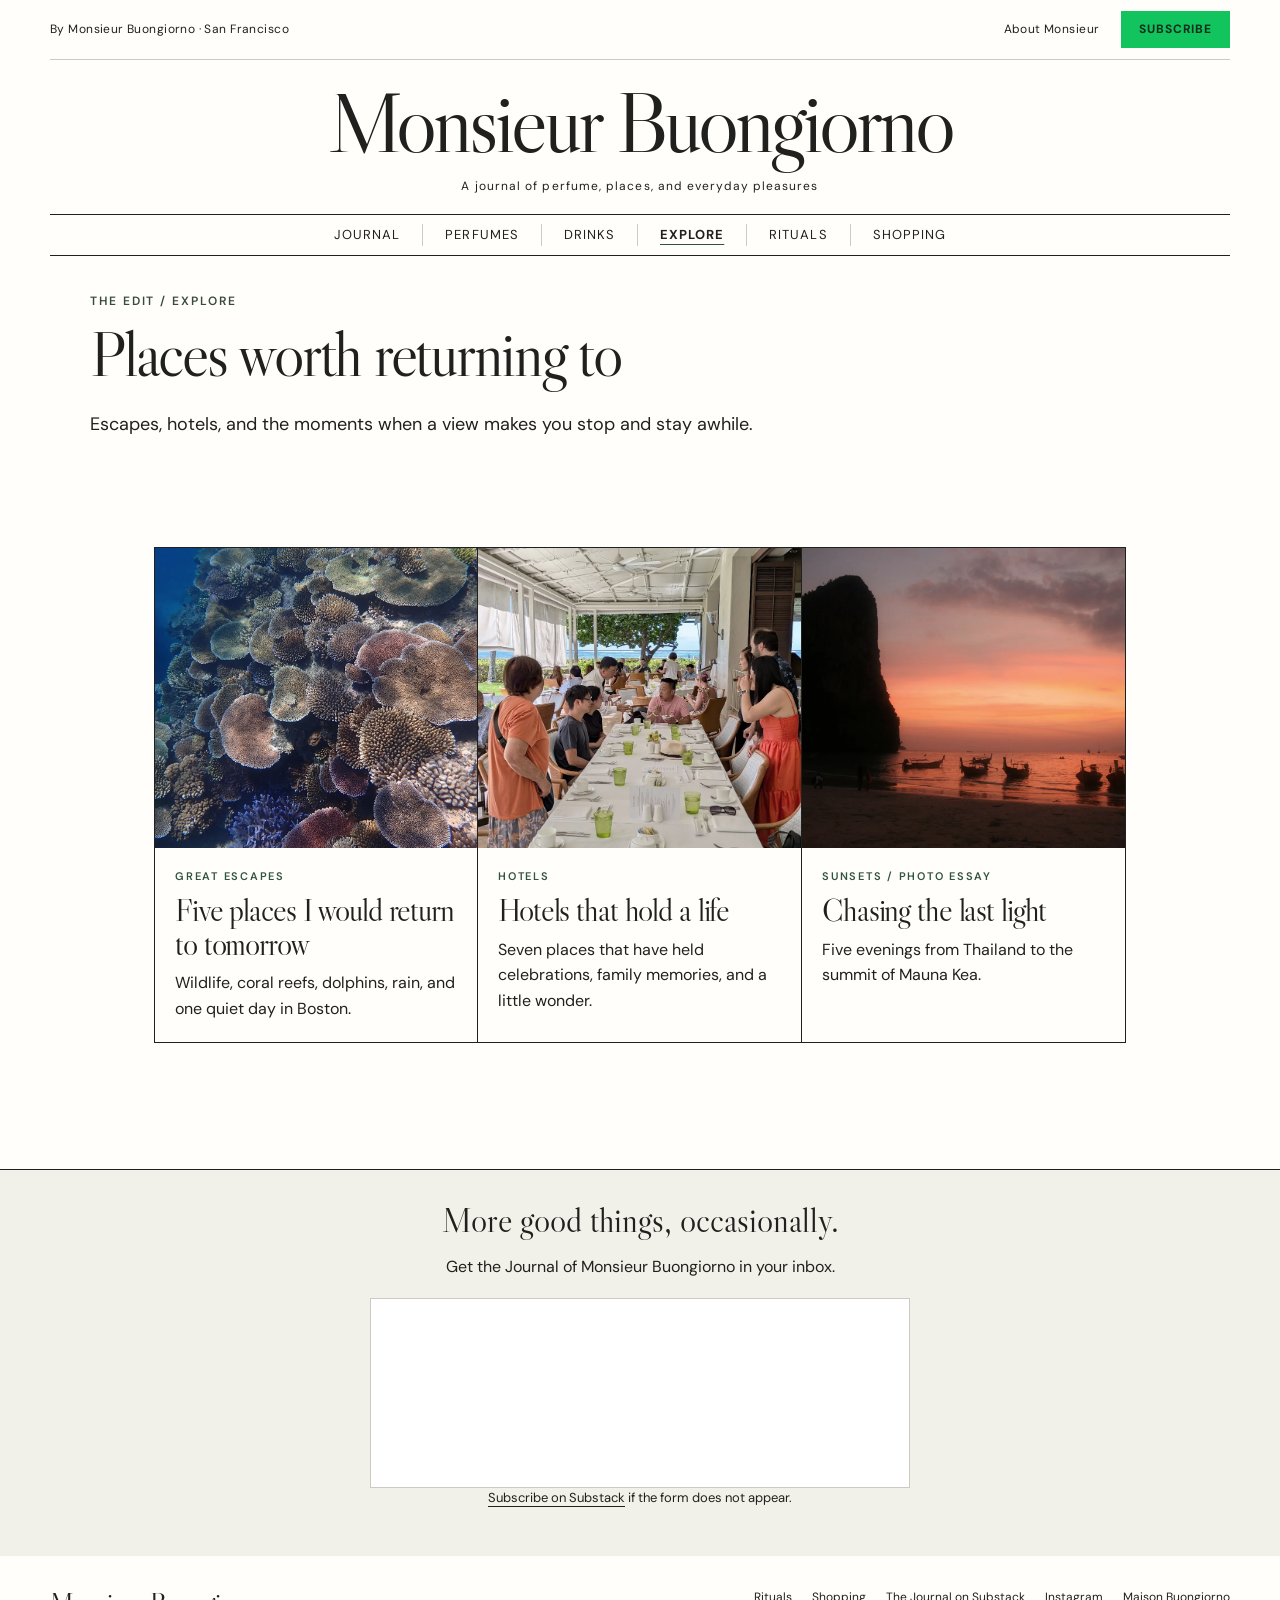
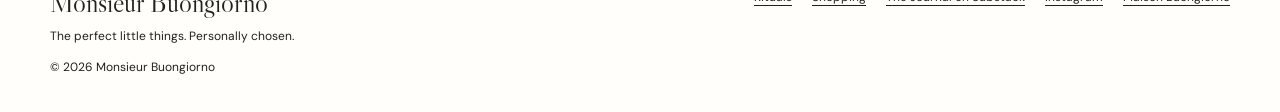
<file: explore/index.html>
<!doctype html><html lang="en"><head><meta charset="utf-8"><meta name="viewport" content="width=device-width,initial-scale=1"><title>Explore | Monsieur Buongiorno</title><meta name="description" content="Great escapes, favorite hotels, and sunsets from Monsieur Buongiorno’s travels."><link rel="canonical" href="https://monsieurbuongiorno.com/explore/"><meta property="og:type" content="article"><meta property="og:title" content="Explore"><meta property="og:description" content="Great escapes, favorite hotels, and sunsets from Monsieur Buongiorno’s travels."><meta property="og:url" content="https://monsieurbuongiorno.com/explore/"><meta property="og:image" content="https://monsieurbuongiorno.com/assets/hotel-halekulani-sunset.webp"><meta name="twitter:card" content="summary_large_image"><script type="application/ld+json">{"@context": "https://schema.org", "@type": "CollectionPage", "headline": "Explore", "description": "Great escapes, favorite hotels, and sunsets from Monsieur Buongiorno’s travels.", "url": "https://monsieurbuongiorno.com/explore/", "image": "https://monsieurbuongiorno.com/assets/hotel-halekulani-sunset.webp", "author": {"@type": "Person", "name": "Monsieur Buongiorno", "url": "https://monsieurbuongiorno.com/"}, "datePublished": "2026-11-25"}</script><style>@import url('https://fonts.googleapis.com/css2?family=DM+Sans:wght@400;500;600&family=Libre+Caslon+Display&display=swap');:root{--ink:#292621;--paper:#f7f4ed;--line:#d9d1c4;--olive:#626a4d;--dark:#333c31}*{box-sizing:border-box}html{scroll-behavior:smooth}body{margin:0;background:var(--paper);color:var(--ink);font:16px/1.7 'DM Sans',sans-serif}a{color:inherit}a:hover{text-decoration-thickness:2px}header{border-bottom:1px solid var(--line);background:var(--paper)}.nav{max-width:1200px;margin:auto;padding:20px 5%;display:flex;align-items:center;gap:28px}.wordmark{font:28px/1 'Libre Caslon Display',Georgia,serif;text-decoration:none;white-space:nowrap}.links{display:flex;gap:24px;margin-left:auto;font-size:12px;letter-spacing:.12em;text-transform:uppercase;flex-wrap:wrap;justify-content:flex-end}.links a{text-decoration:none}.links a[aria-current]{text-decoration:underline;text-underline-offset:5px}.wrap{max-width:1100px;margin:auto;padding:0 5%}.eyebrow{color:var(--olive);text-transform:uppercase;letter-spacing:.17em;font-size:12px;font-weight:600}.hero{padding:70px 0 40px}.hero h1{font:clamp(49px,7vw,86px)/.98 'Libre Caslon Display',Georgia,serif;letter-spacing:-.035em;margin:18px 0 25px;max-width:900px}.dek{font-size:20px;max-width:760px;line-height:1.55}.byline{font-size:13px;color:#5d5a51}.lead{margin:18px auto 60px}.lead img{display:block;width:100%;max-height:700px;object-fit:cover}.lead figcaption,.photo figcaption{font-size:13px;color:#5d5a51;margin-top:8px}.article{max-width:760px;margin:auto;padding:0 5% 75px}.article p{margin:0 0 22px}.article h2{font:clamp(36px,4vw,52px)/1.04 'Libre Caslon Display',Georgia,serif;margin:14px 0 20px}.entry{border-top:1px solid var(--line);padding:55px 0 20px}.photo{margin:26px 0 35px}.photo img{display:block;width:100%;max-height:650px;object-fit:cover}.photo.portrait img{max-height:620px;object-fit:contain;background:#ebe6dc}.source-note{font-size:13px;color:#5d5a51;border-top:1px solid var(--line);padding-top:20px;margin-top:40px}.cta{background:var(--dark);color:#fff;padding:45px 5%;text-align:center}.cta h2{font:42px/1.1 'Libre Caslon Display',Georgia,serif;margin:0 0 15px}.signup-embed{width:100%;max-width:540px;height:190px;border:1px solid var(--line);background:#fff;display:block;margin:18px auto 0}.cta p:last-child{font-size:13px}.cta a{color:#fff}footer{max-width:1200px;margin:auto;padding:25px 5%;font-size:12px;display:flex;justify-content:space-between;gap:18px}footer a{margin-left:15px}.tiles{display:grid;grid-template-columns:repeat(3,1fr);gap:20px;margin:20px 0 90px}.tile{background:#ebe5db;text-decoration:none;display:flex;flex-direction:column}.tile img{display:block;width:100%;height:300px;object-fit:cover}.tile-copy{padding:25px}.tile h2{font:36px/1.05 'Libre Caslon Display',Georgia,serif;margin:9px 0}.tile p{margin:0}.tile .tag{font-size:11px;letter-spacing:.16em;text-transform:uppercase;color:var(--olive)}@media(max-width:800px){.tiles{grid-template-columns:1fr}.tile img{height:280px}}@media(max-width:700px){.nav{flex-wrap:wrap}.links{width:100%;margin:0;gap:15px;justify-content:flex-start}.hero{padding-top:45px}footer{display:block}footer a{margin:0 15px 0 0}}</style><link rel="icon" href="/assets/favicon.png?v=20261124" type="image/png"><link rel="apple-touch-icon" href="/assets/apple-touch-icon.png?v=20261124"><script>!function(t,e){var o,n,p,r;e.__SV||(window.posthog=e,e._i=[],e.init=function(i,s,a){function g(t,e){var o=e.split(".");2==o.length&&(t=t[o[0]],e=o[1]),t[e]=function(){t.push([e].concat(Array.prototype.slice.call(arguments,0)))}}(p=t.createElement("script")).type="text/javascript",p.crossOrigin="anonymous",p.async=!0,p.src=s.api_host.replace(".i.posthog.com","-assets.i.posthog.com")+"/static/array.js",(r=t.getElementsByTagName("script")[0]).parentNode.insertBefore(p,r);var u=e;for(void 0!==a?u=e[a]=[]:a="posthog",u.people=u.people||[],u.toString=function(t){var e="posthog";return"posthog"!==a&&(e+="."+a),t||(e+=" (stub)"),e},u.people.toString=function(){return u.toString(1)+".people (stub)"},o="init capture register register_once unregister unregister_for_session getFeatureFlag getFeatureFlagPayload isFeatureEnabled reloadFeatureFlags on onFeatureFlags opt_in_capturing opt_out_capturing has_opted_in_capturing has_opted_out_capturing".split(" "),n=0;n<o.length;n++)g(u,o[n]);e._i.push([i,s,a])},e.__SV=1)}(document,window.posthog||[]);posthog.init('phc_uu5TSxzBv7hr99KFHv97oArM2oFrDekxDJQEmMLBhRXt',{api_host:'https://us.i.posthog.com',person_profiles:'identified_only',capture_pageview:true,autocapture:false,disable_session_recording:true});posthog.register({site:'monsieurbuongiorno.com'});if(location.hostname==='localhost'||location.hostname==='127.0.0.1')posthog.opt_out_capturing();</script><link rel="stylesheet" href="/assets/editorial.css?v=20261127a"><link rel="stylesheet" href="/assets/journal.css?v=20261127b"></head><body><header class="journal-header"><div class="journal-utility"><span>By Monsieur Buongiorno · San Francisco</span><div><a href="/#about">About Monsieur</a><a class="subscribe-button" href="/#letter">Subscribe</a></div></div><div class="masthead"><a href="/" aria-label="Monsieur Buongiorno home">Monsieur Buongiorno</a><p>A journal of perfume, places, and everyday pleasures</p></div><nav class="journal-nav" aria-label="Main navigation"><a href="/">Journal</a><a href="/perfumes/">Perfumes</a><a href="/drinks/">Drinks</a><a href="/explore/" aria-current="page">Explore</a><a href="/rituals/">Rituals</a><a href="/shopping/">Shopping</a></nav></header><main><section class="wrap hero"><div class="eyebrow">The Edit / Explore</div><h1>Places worth returning to</h1><p class="dek">Escapes, hotels, and the moments when a view makes you stop and stay awhile.</p></section><section class="wrap"><div class="tiles"><a class="tile" href="/escapes/"><img src="/assets/escape-fiji-reef.webp" alt="Coral reef in Fiji" loading="lazy"><div class="tile-copy"><div class="tag">Great escapes</div><h2>Five places I would return to tomorrow</h2><p>Wildlife, coral reefs, dolphins, rain, and one quiet day in Boston.</p></div></a><a class="tile" href="/explore/hotels/"><img src="/assets/hotel-halekulani-orchids.webp" alt="Family gathering at Orchids, Halekulani" loading="lazy"><div class="tile-copy"><div class="tag">Hotels</div><h2>Hotels that hold a life</h2><p>Seven places that have held celebrations, family memories, and a little wonder.</p></div></a><a class="tile" href="/explore/sunsets/"><img src="/assets/sunset-railay.webp" alt="Longtail boats at sunset in Railay Bay" loading="lazy"><div class="tile-copy"><div class="tag">Sunsets / Photo essay</div><h2>Chasing the last light</h2><p>Five evenings from Thailand to the summit of Mauna Kea.</p></div></a></div></section></main><aside class="cta"><h2>More good things, occasionally.</h2><p>Get the Journal of Monsieur Buongiorno in your inbox.</p><iframe class="signup-embed" src="https://monsieurbuongiorno.substack.com/embed" title="Subscribe to the Journal of Monsieur Buongiorno" loading="lazy" referrerpolicy="strict-origin-when-cross-origin"></iframe><p><a href="https://monsieurbuongiorno.substack.com/subscribe">Subscribe on Substack</a> if the form does not appear.</p></aside><footer class="journal-footer"><div><a class="footer-title" href="/">Monsieur Buongiorno</a><p>The perfect little things. Personally chosen.</p><span>© 2026 Monsieur Buongiorno</span></div><nav aria-label="Footer navigation"><a href="/rituals/">Rituals</a><a href="/shopping/">Shopping</a><a href="https://monsieurbuongiorno.substack.com/">The Journal on Substack</a><a href="https://www.instagram.com/monsieurbuongiorno/">Instagram</a><a href="https://maisonbuongiorno.com/">Maison Buongiorno</a></nav></footer></body></html>
</file>
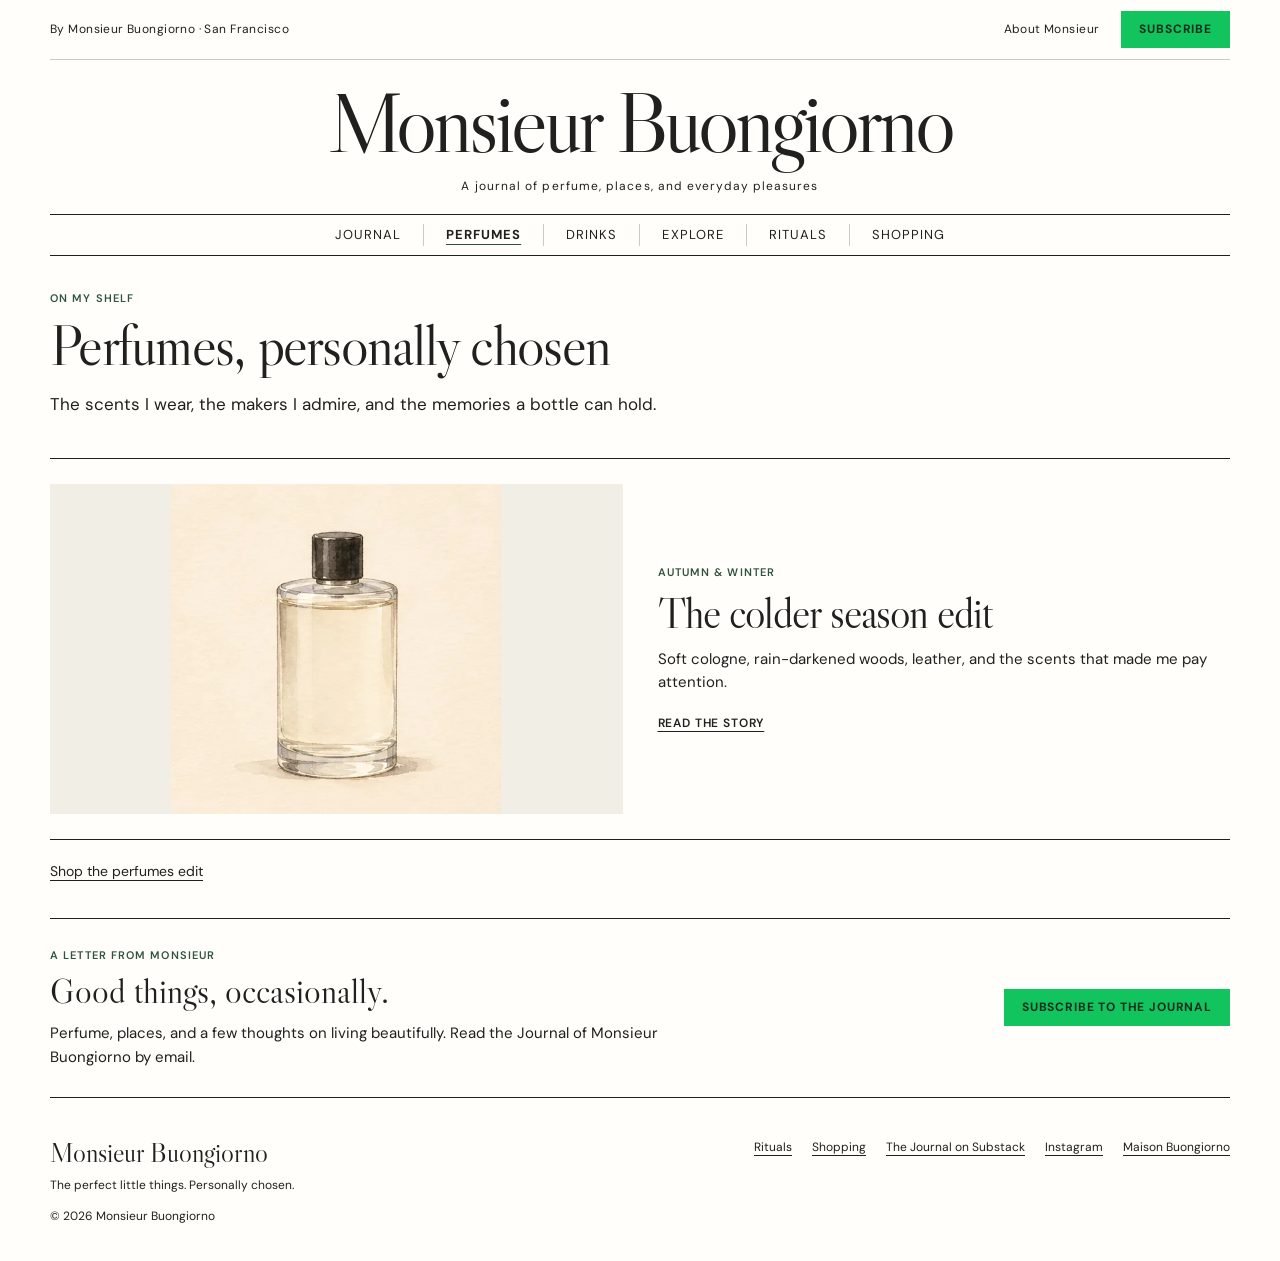
<file: perfumes/index.html>
<!doctype html><html lang="en"><head><meta charset="utf-8"><meta name="viewport" content="width=device-width,initial-scale=1"><title>Perfumes, personally chosen | Monsieur Buongiorno</title><meta name="description" content="The scents I wear, the makers I admire, and the memories a bottle can hold."><link rel="canonical" href="https://monsieurbuongiorno.com/perfumes/"><meta property="og:type" content="website"><meta property="og:title" content="Perfumes, personally chosen"><meta property="og:description" content="The scents I wear, the makers I admire, and the memories a bottle can hold."><meta property="og:url" content="https://monsieurbuongiorno.com/perfumes/"><meta property="og:image" content="https://monsieurbuongiorno.com/assets/illustration-perfumer-h-rain-wood.webp"><meta name="twitter:card" content="summary_large_image"><link rel="icon" href="/assets/favicon.png" type="image/png"><link rel="preconnect" href="https://fonts.googleapis.com"><link rel="preconnect" href="https://fonts.gstatic.com" crossorigin><link href="https://fonts.googleapis.com/css2?family=DM+Sans:wght@400;500;600;700&family=Libre+Caslon+Display&display=swap" rel="stylesheet"><link rel="stylesheet" href="/assets/journal.css?v=20261127b"><script>!function(t,e){var o,n,p,r;e.__SV||(window.posthog=e,e._i=[],e.init=function(i,s,a){function g(t,e){var o=e.split(".");2==o.length&&(t=t[o[0]],e=o[1]),t[e]=function(){t.push([e].concat(Array.prototype.slice.call(arguments,0)))}}(p=t.createElement("script")).type="text/javascript",p.crossOrigin="anonymous",p.async=!0,p.src=s.api_host.replace(".i.posthog.com","-assets.i.posthog.com")+"/static/array.js",(r=t.getElementsByTagName("script")[0]).parentNode.insertBefore(p,r);var u=e;for(void 0!==a?u=e[a]=[]:a="posthog",u.people=u.people||[],u.toString=function(t){var e="posthog";return"posthog"!==a&&(e+="."+a),t||(e+=" (stub)"),e},u.people.toString=function(){return u.toString(1)+".people (stub)"},o="init capture register register_once unregister unregister_for_session unregister_for_session getFeatureFlag getFeatureFlagPayload isFeatureEnabled reloadFeatureFlags updateEarlyAccessFeatureEnrollment getEarlyAccessFeatures on onFeatureFlags onSessionId getSurveys getActiveMatchingSurveys renderSurvey canRender get_distinct_id get_session_id opt_in_capturing opt_out_capturing has_opted_in_capturing has_opted_out_capturing".split(" "),n=0;n<o.length;n++)g(u,o[n]);e._i.push([i,s,a])},e.__SV=1)}(document,window.posthog||[]);posthog.init('phc_uu5TSxzBv7hr99KFHv97oArM2oFrDekxDJQEmMLBhRXt',{api_host:'https://us.i.posthog.com',person_profiles:'identified_only',capture_pageview:true,autocapture:false,disable_session_recording:true});posthog.register({site:'monsieurbuongiorno.com'});if(location.hostname==='localhost'||location.hostname==='127.0.0.1')posthog.opt_out_capturing();document.addEventListener('click',function(e){var a=e.target.closest('a[href^="https://go.shopmy.us/"]');if(a)posthog.capture('shopmy_link_clicked',{site:'monsieurbuongiorno.com',article:location.pathname,link:a.href})});</script></head><body class="journal-page"><a class="skip-link" href="#main">Skip to content</a><header class="journal-header"><div class="journal-utility"><span>By Monsieur Buongiorno · San Francisco</span><div><a href="/#about">About Monsieur</a><a class="subscribe-button" href="/#letter">Subscribe</a></div></div><div class="masthead"><a href="/" aria-label="Monsieur Buongiorno home">Monsieur Buongiorno</a><p>A journal of perfume, places, and everyday pleasures</p></div><nav class="journal-nav" aria-label="Main navigation"><a href="/">Journal</a><a href="/perfumes/" aria-current="page">Perfumes</a><a href="/drinks/">Drinks</a><a href="/explore/">Explore</a><a href="/rituals/">Rituals</a><a href="/shopping/">Shopping</a></nav></header><main id="main"><div class="journal-shell"><div class="category-intro"><span class="kicker">On my shelf</span><h1>Perfumes, personally chosen</h1><p>The scents I wear, the makers I admire, and the memories a bottle can hold.</p></div><article class="story category-feature"><a class="story-image" href="/perfumes/cold-season/" tabindex="-1" aria-hidden="true"><img src="/assets/illustration-perfumer-h-rain-wood.webp" alt="Illustrated Rain Wood perfume bottle" width="1536" height="1024" loading="lazy"></a><div class="story-copy"><span class="kicker">Autumn &amp; winter</span><h2><a href="/perfumes/cold-season/">The colder season edit</a></h2><p>Soft cologne, rain-darkened woods, leather, and the scents that made me pay attention.</p><a class="read-link" href="/perfumes/cold-season/">Read the story</a></div></article><p class="category-shop"><a href="/shopping/#perfumes">Shop the perfumes edit</a></p><section class="journal-signup" id="letter"><div><span class="kicker">A letter from Monsieur</span><h2>Good things, occasionally.</h2><p>Perfume, places, and a few thoughts on living beautifully. Read the Journal of Monsieur Buongiorno by email.</p></div><a class="subscribe-button" href="https://monsieurbuongiorno.substack.com/subscribe">Subscribe to the Journal</a></section></div></main><footer class="journal-footer"><div><a class="footer-title" href="/">Monsieur Buongiorno</a><p>The perfect little things. Personally chosen.</p><span>© 2026 Monsieur Buongiorno</span></div><nav aria-label="Footer navigation"><a href="/rituals/">Rituals</a><a href="/shopping/">Shopping</a><a href="https://monsieurbuongiorno.substack.com/">The Journal on Substack</a><a href="https://www.instagram.com/monsieurbuongiorno/">Instagram</a><a href="https://maisonbuongiorno.com/">Maison Buongiorno</a></nav></footer></body></html>
</file>
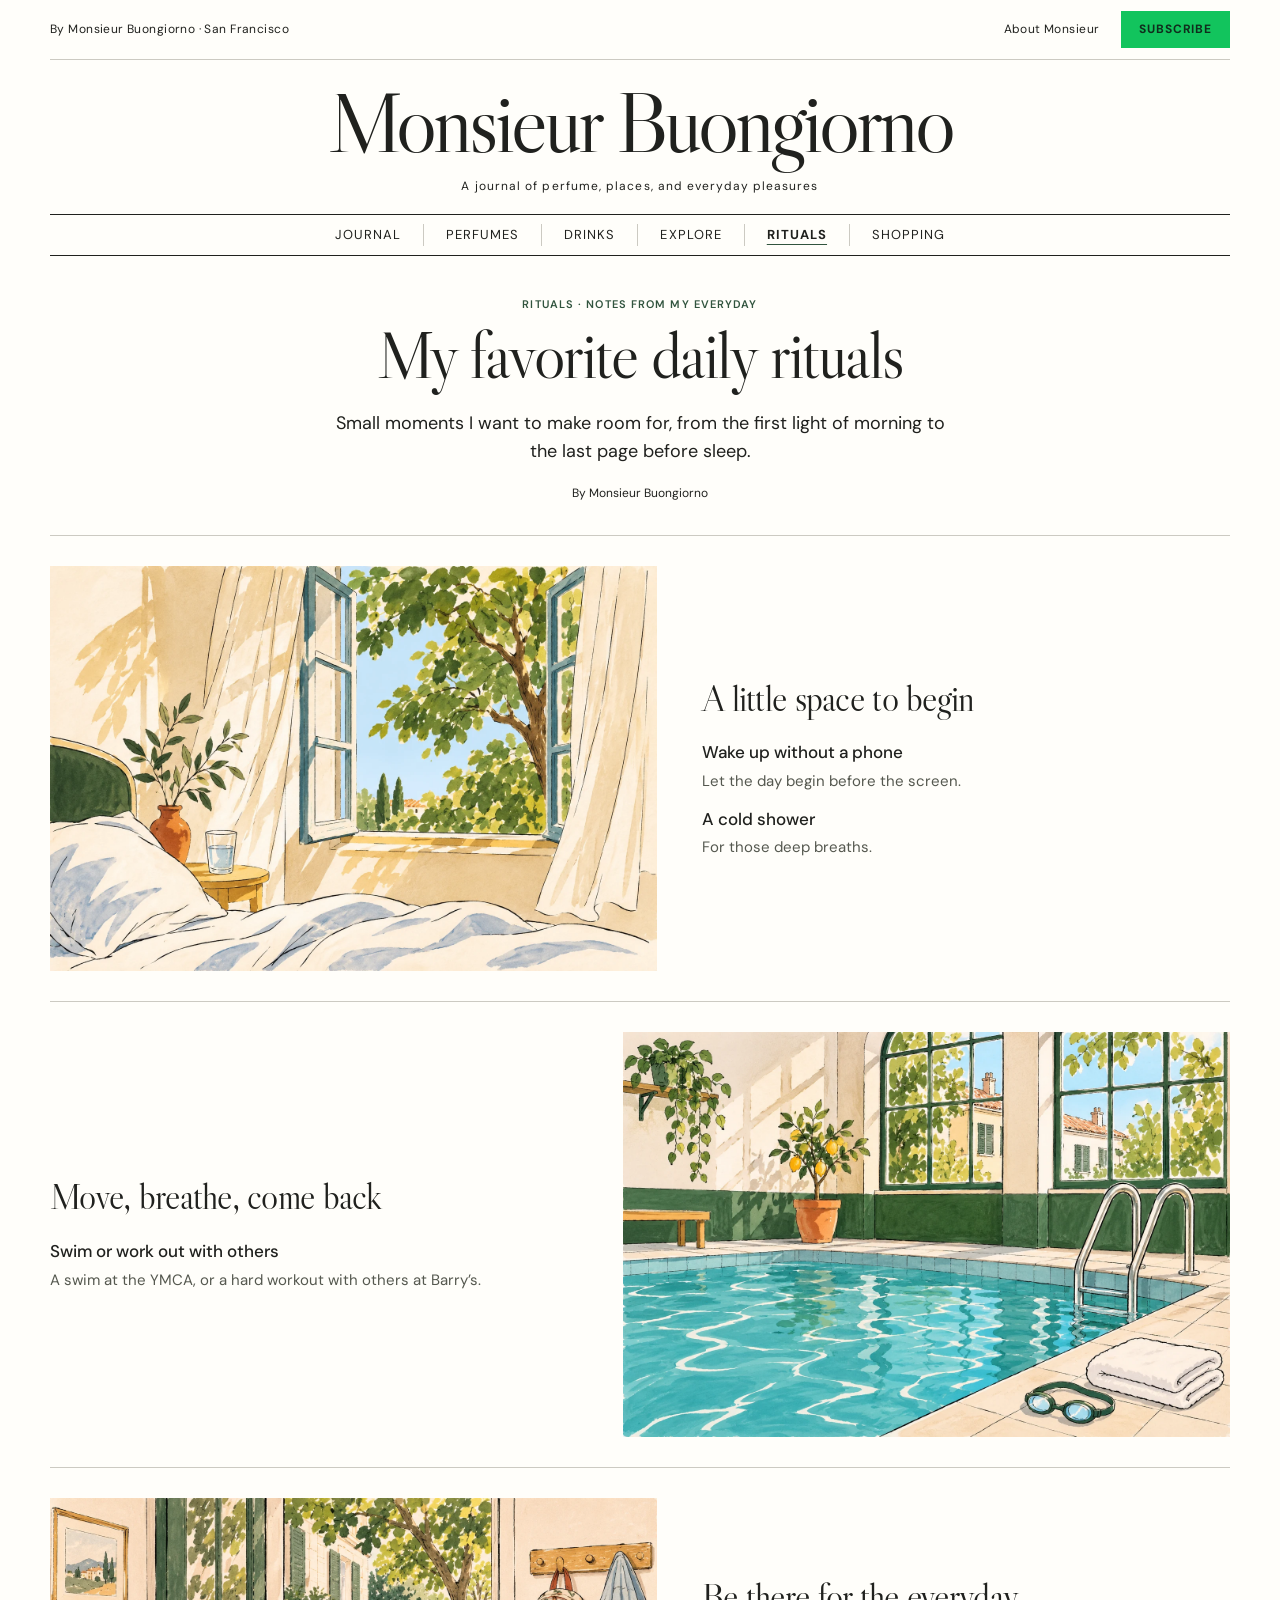
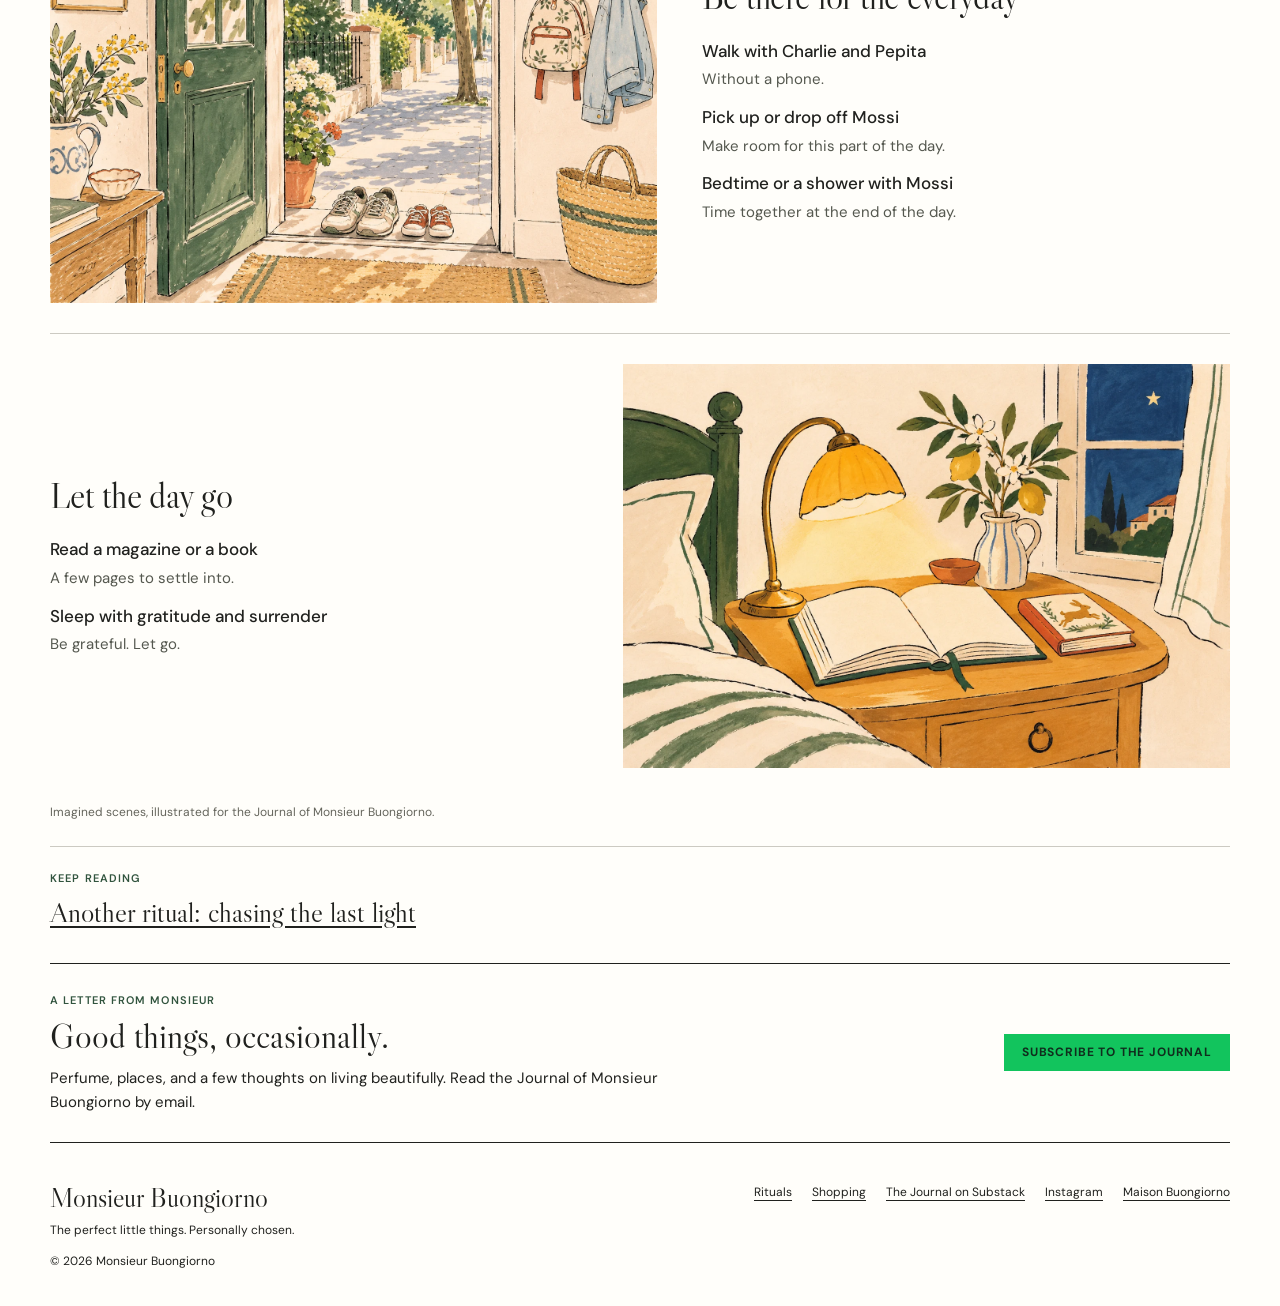
<file: rituals/index.html>
<!doctype html><html lang="en"><head><meta charset="utf-8"><meta name="viewport" content="width=device-width,initial-scale=1"><title>My favorite daily rituals | Monsieur Buongiorno</title><meta name="description" content="Waking without a phone, swimming, walks with Charlie and Pepita, time with Mossi, reading, and sleep with gratitude."><link rel="canonical" href="https://monsieurbuongiorno.com/rituals/"><meta property="og:type" content="website"><meta property="og:title" content="My favorite daily rituals"><meta property="og:description" content="Waking without a phone, swimming, walks with Charlie and Pepita, time with Mossi, reading, and sleep with gratitude."><meta property="og:url" content="https://monsieurbuongiorno.com/rituals/"><meta property="og:image" content="https://monsieurbuongiorno.com/assets/ritual-morning.webp"><meta name="twitter:card" content="summary_large_image"><link rel="icon" href="/assets/favicon.png" type="image/png"><link rel="preconnect" href="https://fonts.googleapis.com"><link rel="preconnect" href="https://fonts.gstatic.com" crossorigin><link href="https://fonts.googleapis.com/css2?family=DM+Sans:wght@400;500;600;700&family=Libre+Caslon+Display&display=swap" rel="stylesheet"><link rel="stylesheet" href="/assets/journal.css?v=20261127b"><script>!function(t,e){var o,n,p,r;e.__SV||(window.posthog=e,e._i=[],e.init=function(i,s,a){function g(t,e){var o=e.split(".");2==o.length&&(t=t[o[0]],e=o[1]),t[e]=function(){t.push([e].concat(Array.prototype.slice.call(arguments,0)))}}(p=t.createElement("script")).type="text/javascript",p.crossOrigin="anonymous",p.async=!0,p.src=s.api_host.replace(".i.posthog.com","-assets.i.posthog.com")+"/static/array.js",(r=t.getElementsByTagName("script")[0]).parentNode.insertBefore(p,r);var u=e;for(void 0!==a?u=e[a]=[]:a="posthog",u.people=u.people||[],u.toString=function(t){var e="posthog";return"posthog"!==a&&(e+="."+a),t||(e+=" (stub)"),e},u.people.toString=function(){return u.toString(1)+".people (stub)"},o="init capture register register_once unregister unregister_for_session unregister_for_session getFeatureFlag getFeatureFlagPayload isFeatureEnabled reloadFeatureFlags updateEarlyAccessFeatureEnrollment getEarlyAccessFeatures on onFeatureFlags onSessionId getSurveys getActiveMatchingSurveys renderSurvey canRender get_distinct_id get_session_id opt_in_capturing opt_out_capturing has_opted_in_capturing has_opted_out_capturing".split(" "),n=0;n<o.length;n++)g(u,o[n]);e._i.push([i,s,a])},e.__SV=1)}(document,window.posthog||[]);posthog.init('phc_uu5TSxzBv7hr99KFHv97oArM2oFrDekxDJQEmMLBhRXt',{api_host:'https://us.i.posthog.com',person_profiles:'identified_only',capture_pageview:true,autocapture:false,disable_session_recording:true});posthog.register({site:'monsieurbuongiorno.com'});if(location.hostname==='localhost'||location.hostname==='127.0.0.1')posthog.opt_out_capturing();document.addEventListener('click',function(e){var a=e.target.closest('a[href^="https://go.shopmy.us/"]');if(a)posthog.capture('shopmy_link_clicked',{site:'monsieurbuongiorno.com',article:location.pathname,link:a.href})});</script></head><body class="journal-page"><a class="skip-link" href="#main">Skip to content</a><header class="journal-header"><div class="journal-utility"><span>By Monsieur Buongiorno · San Francisco</span><div><a href="/#about">About Monsieur</a><a class="subscribe-button" href="/#letter">Subscribe</a></div></div><div class="masthead"><a href="/" aria-label="Monsieur Buongiorno home">Monsieur Buongiorno</a><p>A journal of perfume, places, and everyday pleasures</p></div><nav class="journal-nav" aria-label="Main navigation"><a href="/">Journal</a><a href="/perfumes/">Perfumes</a><a href="/drinks/">Drinks</a><a href="/explore/">Explore</a><a href="/rituals/" aria-current="page">Rituals</a><a href="/shopping/">Shopping</a></nav></header><main id="main"><div class="journal-shell"><div class="ritual-intro"><span class="kicker">Rituals · Notes from my everyday</span><h1>My favorite daily rituals</h1><p>Small moments I want to make room for, from the first light of morning to the last page before sleep.</p><div class="ritual-byline">By Monsieur Buongiorno</div></div><div class="ritual-chapters"><section class="ritual-chapter"><figure><img src="/assets/ritual-morning.webp" alt="Morning light through an open window" width="1536" height="1024" loading="lazy"></figure><div class="ritual-copy"><h2>A little space to begin</h2><div class="ritual-item"><h3>Wake up without a phone</h3><p>Let the day begin before the screen.</p></div><div class="ritual-item"><h3>A cold shower</h3><p>For those deep breaths.</p></div></div></section><section class="ritual-chapter"><figure><img src="/assets/ritual-water.webp" alt="An illustrated swimming pool with a towel and goggles" width="1536" height="1024" loading="lazy"></figure><div class="ritual-copy"><h2>Move, breathe, come back</h2><div class="ritual-item"><h3>Swim or work out with others</h3><p>A swim at the YMCA, or a hard workout with others at Barry’s.</p></div></div></section><section class="ritual-chapter"><figure><img src="/assets/ritual-together.webp" alt="Adult and child shoes by an open doorway with a small backpack" width="1536" height="1024" loading="lazy"></figure><div class="ritual-copy"><h2>Be there for the everyday</h2><div class="ritual-item"><h3>Walk with Charlie and Pepita</h3><p>Without a phone.</p></div><div class="ritual-item"><h3>Pick up or drop off Mossi</h3><p>Make room for this part of the day.</p></div><div class="ritual-item"><h3>Bedtime or a shower with Mossi</h3><p>Time together at the end of the day.</p></div></div></section><section class="ritual-chapter"><figure><img src="/assets/ritual-evening.webp" alt="An open book and a child’s book beside a warm bedside lamp" width="1536" height="1024" loading="lazy"></figure><div class="ritual-copy"><h2>Let the day go</h2><div class="ritual-item"><h3>Read a magazine or a book</h3><p>A few pages to settle into.</p></div><div class="ritual-item"><h3>Sleep with gratitude and surrender</h3><p>Be grateful. Let go.</p></div></div></section></div><p class="illustration-note">Imagined scenes, illustrated for the Journal of Monsieur Buongiorno.</p><div class="related-note"><span class="kicker">Keep reading</span><a href="/explore/sunsets/">Another ritual: chasing the last light</a></div><section class="journal-signup" id="letter"><div><span class="kicker">A letter from Monsieur</span><h2>Good things, occasionally.</h2><p>Perfume, places, and a few thoughts on living beautifully. Read the Journal of Monsieur Buongiorno by email.</p></div><a class="subscribe-button" href="https://monsieurbuongiorno.substack.com/subscribe">Subscribe to the Journal</a></section></div></main><footer class="journal-footer"><div><a class="footer-title" href="/">Monsieur Buongiorno</a><p>The perfect little things. Personally chosen.</p><span>© 2026 Monsieur Buongiorno</span></div><nav aria-label="Footer navigation"><a href="/rituals/">Rituals</a><a href="/shopping/">Shopping</a><a href="https://monsieurbuongiorno.substack.com/">The Journal on Substack</a><a href="https://www.instagram.com/monsieurbuongiorno/">Instagram</a><a href="https://maisonbuongiorno.com/">Maison Buongiorno</a></nav></footer></body></html>
</file>
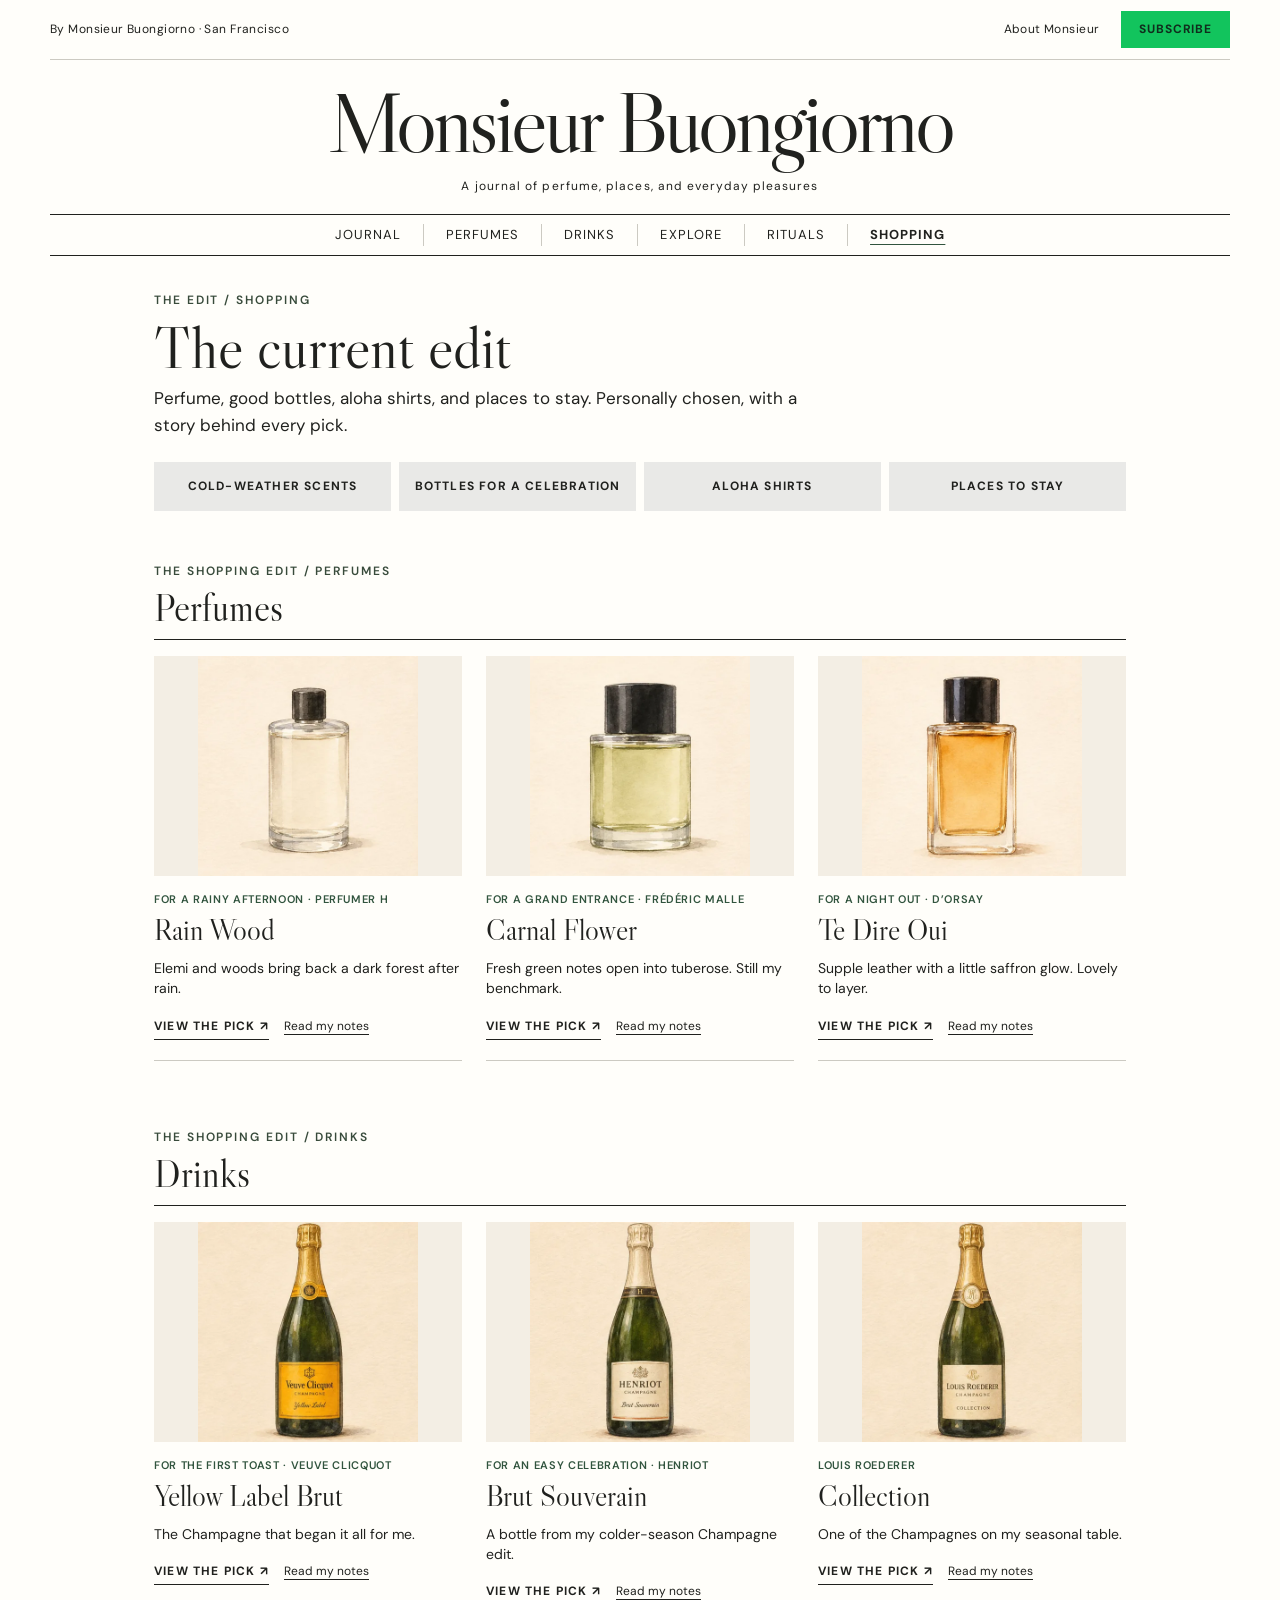
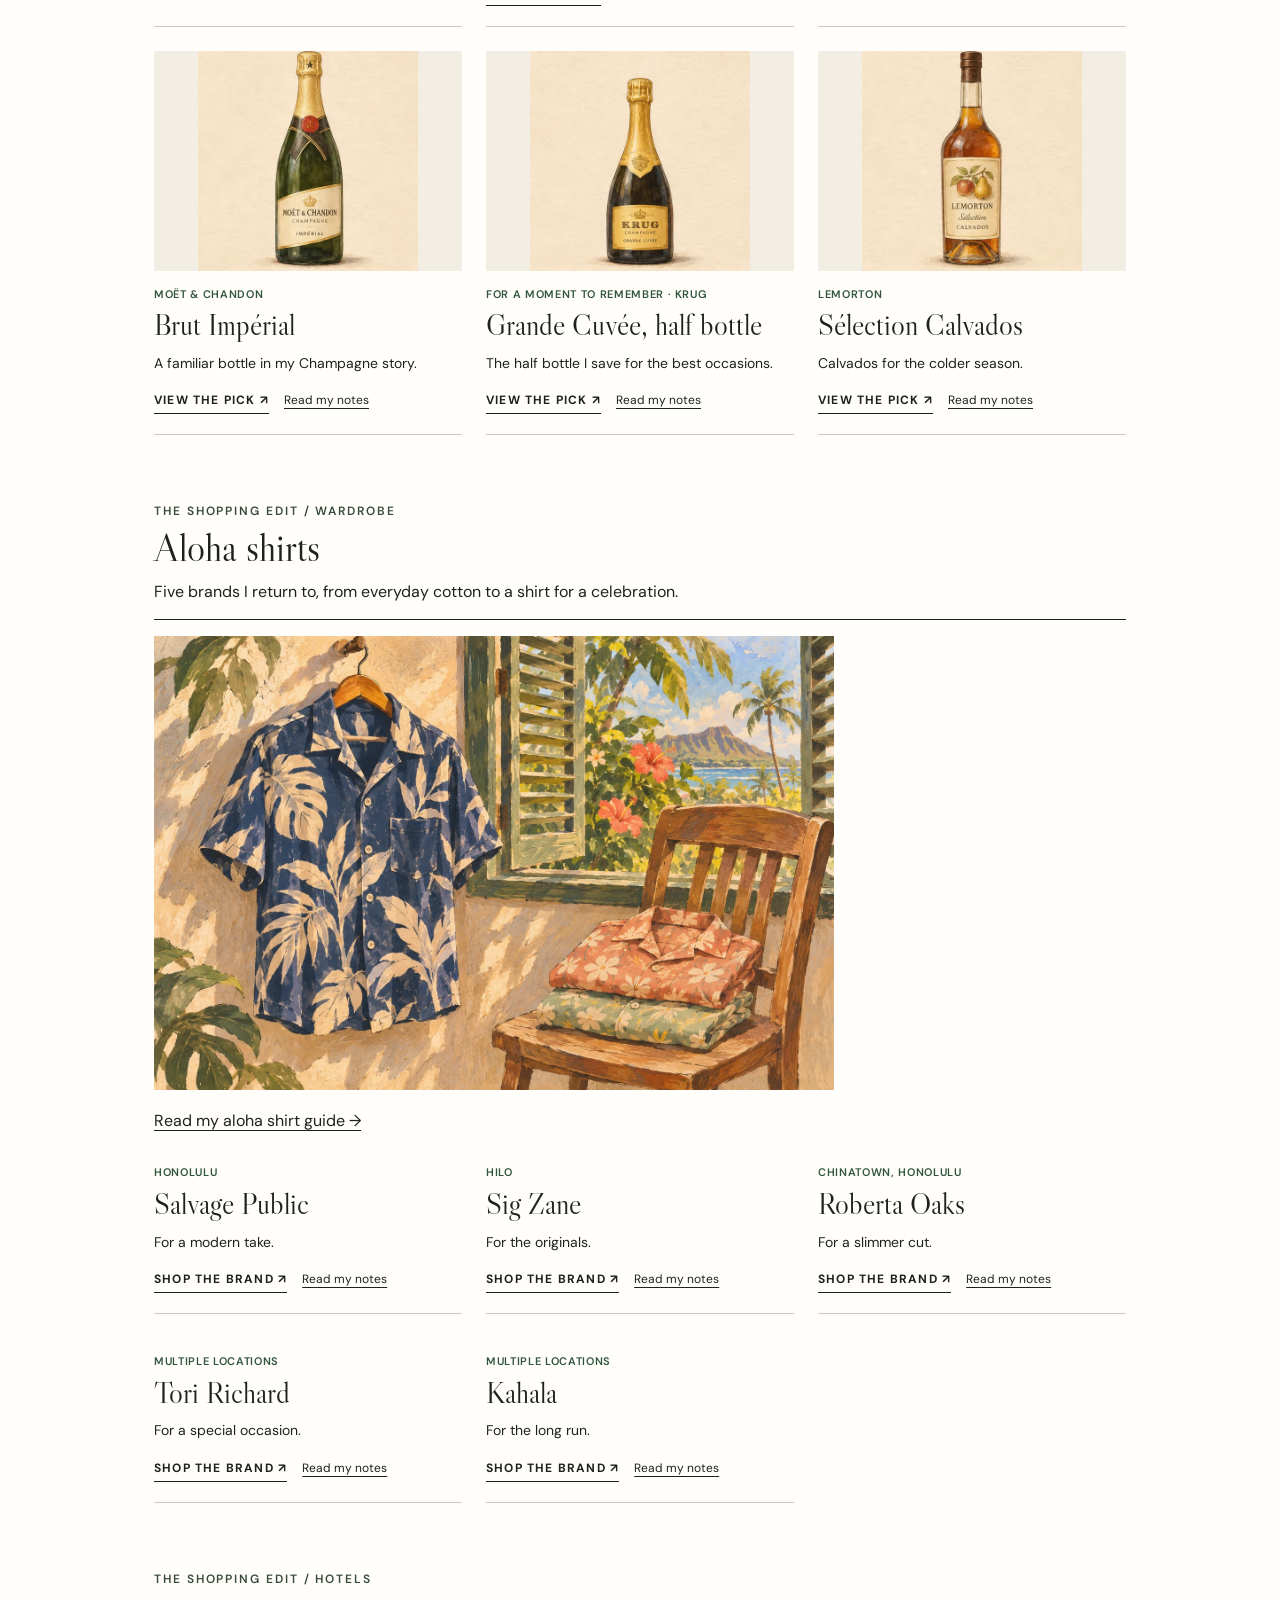
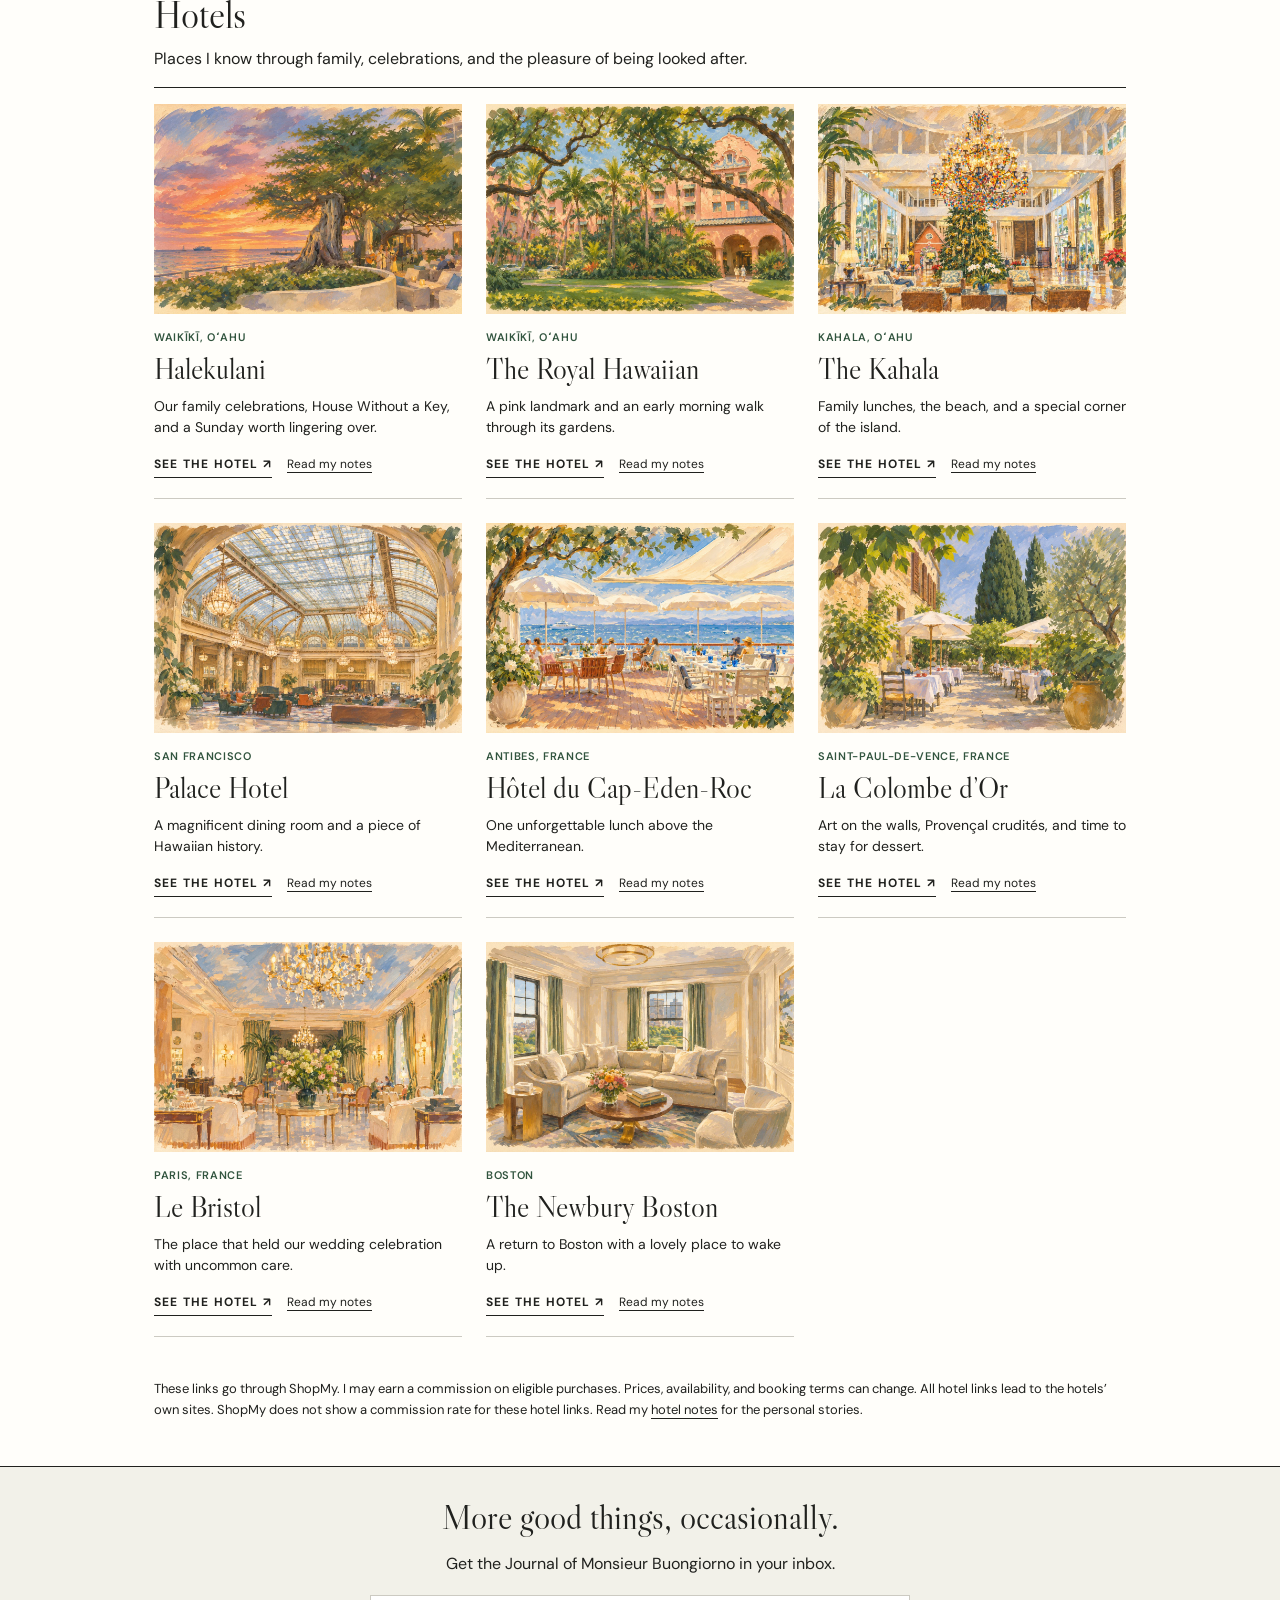
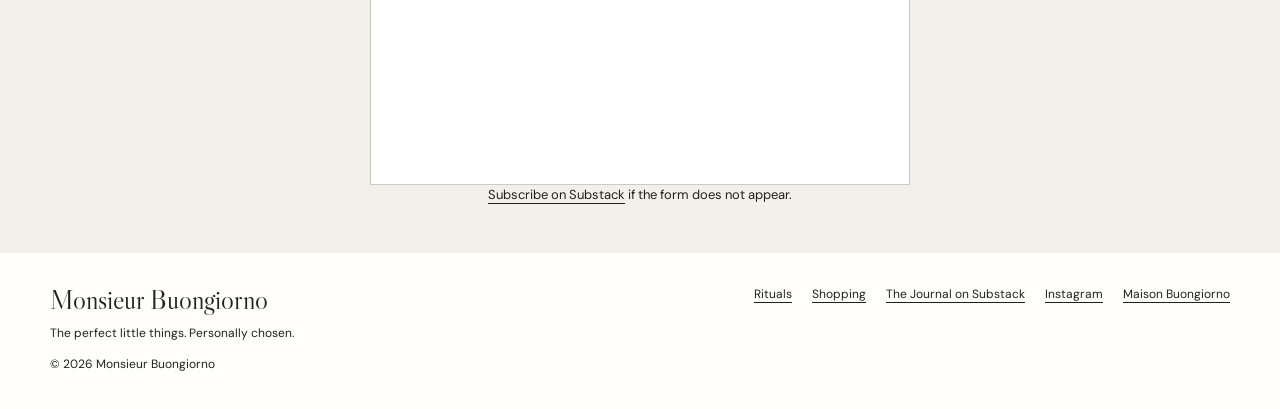
<file: shopping/index.html>
<!doctype html><html lang="en"><head><meta charset="utf-8"><meta name="viewport" content="width=device-width,initial-scale=1"><title>Shopping | Monsieur Buongiorno</title><meta name="description" content="The perfume, drinks, and hotel links Monsieur Buongiorno has shared through ShopMy."><link rel="canonical" href="https://monsieurbuongiorno.com/shopping/"><meta property="og:type" content="website"><meta property="og:title" content="Shopping | Monsieur Buongiorno"><meta property="og:description" content="The perfume, drinks, and hotel links Monsieur Buongiorno has shared through ShopMy."><meta property="og:url" content="https://monsieurbuongiorno.com/shopping/"><meta property="og:image" content="https://monsieurbuongiorno.com/assets/illustration-perfumer-h-rain-wood.webp"><meta name="twitter:card" content="summary_large_image"><style>@import url('https://fonts.googleapis.com/css2?family=DM+Sans:wght@400;500;600&family=Libre+Caslon+Display&display=swap');:root{--ink:#292621;--paper:#f7f4ed;--line:#d9d1c4;--olive:#626a4d;--dark:#333c31}*{box-sizing:border-box}html{scroll-behavior:smooth}body{margin:0;background:var(--paper);color:var(--ink);font:16px/1.7 'DM Sans',sans-serif}a{color:inherit}a:hover{text-decoration-thickness:2px}header{border-bottom:1px solid var(--line);background:var(--paper)}.nav{max-width:1200px;margin:auto;padding:20px 5%;display:flex;align-items:center;gap:28px}.wordmark{font:28px/1 'Libre Caslon Display',Georgia,serif;text-decoration:none;white-space:nowrap}.links{display:flex;gap:24px;margin-left:auto;font-size:12px;letter-spacing:.12em;text-transform:uppercase;flex-wrap:wrap;justify-content:flex-end}.links a{text-decoration:none}.links a[aria-current]{text-decoration:underline;text-underline-offset:5px}.wrap{max-width:1100px;margin:auto;padding:0 5%}.eyebrow{color:var(--olive);text-transform:uppercase;letter-spacing:.17em;font-size:12px;font-weight:600}.hero{padding:70px 0 40px}.hero h1{font:clamp(49px,7vw,86px)/.98 'Libre Caslon Display',Georgia,serif;letter-spacing:-.035em;margin:18px 0 25px;max-width:900px}.dek{font-size:20px;max-width:760px;line-height:1.55}.byline{font-size:13px;color:#5d5a51}.lead{margin:18px auto 60px}.lead img{display:block;width:100%;max-height:700px;object-fit:cover}.lead figcaption,.photo figcaption{font-size:13px;color:#5d5a51;margin-top:8px}.article{max-width:760px;margin:auto;padding:0 5% 75px}.article p{margin:0 0 22px}.article h2{font:clamp(36px,4vw,52px)/1.04 'Libre Caslon Display',Georgia,serif;margin:14px 0 20px}.entry{border-top:1px solid var(--line);padding:55px 0 20px}.photo{margin:26px 0 35px}.photo img{display:block;width:100%;max-height:650px;object-fit:cover}.photo.portrait img{max-height:620px;object-fit:contain;background:#ebe6dc}.source-note{font-size:13px;color:#5d5a51;border-top:1px solid var(--line);padding-top:20px;margin-top:40px}.cta{background:var(--dark);color:#fff;padding:45px 5%;text-align:center}.cta h2{font:42px/1.1 'Libre Caslon Display',Georgia,serif;margin:0 0 15px}.signup-embed{width:100%;max-width:540px;height:190px;border:1px solid var(--line);background:#fff;display:block;margin:18px auto 0}.cta p:last-child{font-size:13px}.cta a{color:#fff}footer{max-width:1200px;margin:auto;padding:25px 5%;font-size:12px;display:flex;justify-content:space-between;gap:18px}footer a{margin-left:15px}.tiles{display:grid;grid-template-columns:repeat(3,1fr);gap:20px;margin:20px 0 90px}.tile{background:#ebe5db;text-decoration:none;display:flex;flex-direction:column}.tile img{display:block;width:100%;height:300px;object-fit:cover}.tile-copy{padding:25px}.tile h2{font:36px/1.05 'Libre Caslon Display',Georgia,serif;margin:9px 0}.tile p{margin:0}.tile .tag{font-size:11px;letter-spacing:.16em;text-transform:uppercase;color:var(--olive)}@media(max-width:800px){.tiles{grid-template-columns:1fr}.tile img{height:280px}}@media(max-width:700px){.nav{flex-wrap:wrap}.links{width:100%;margin:0;gap:15px;justify-content:flex-start}.hero{padding-top:45px}footer{display:block}footer a{margin:0 15px 0 0}}</style><link rel="icon" href="/assets/favicon.png?v=20261124" type="image/png"><link rel="apple-touch-icon" href="/assets/apple-touch-icon.png?v=20261124"><script>!function(t,e){var o,n,p,r;e.__SV||(window.posthog=e,e._i=[],e.init=function(i,s,a){function g(t,e){var o=e.split(".");2==o.length&&(t=t[o[0]],e=o[1]),t[e]=function(){t.push([e].concat(Array.prototype.slice.call(arguments,0)))}}(p=t.createElement("script")).type="text/javascript",p.crossOrigin="anonymous",p.async=!0,p.src=s.api_host.replace(".i.posthog.com","-assets.i.posthog.com")+"/static/array.js",(r=t.getElementsByTagName("script")[0]).parentNode.insertBefore(p,r);var u=e;for(void 0!==a?u=e[a]=[]:a="posthog",u.people=u.people||[],u.toString=function(t){var e="posthog";return"posthog"!==a&&(e+="."+a),t||(e+=" (stub)"),e},u.people.toString=function(){return u.toString(1)+".people (stub)"},o="init capture register register_once unregister unregister_for_session getFeatureFlag getFeatureFlagPayload isFeatureEnabled reloadFeatureFlags on onFeatureFlags opt_in_capturing opt_out_capturing has_opted_in_capturing has_opted_out_capturing".split(" "),n=0;n<o.length;n++)g(u,o[n]);e._i.push([i,s,a])},e.__SV=1)}(document,window.posthog||[]);posthog.init('phc_uu5TSxzBv7hr99KFHv97oArM2oFrDekxDJQEmMLBhRXt',{api_host:'https://us.i.posthog.com',person_profiles:'identified_only',capture_pageview:true,autocapture:false,disable_session_recording:true});posthog.register({site:'monsieurbuongiorno.com'});if(location.hostname==='localhost'||location.hostname==='127.0.0.1')posthog.opt_out_capturing();</script><link rel="stylesheet" href="/assets/editorial.css?v=20261127a"><style>.shopping-intro{max-width:1100px;margin:0 auto;padding:75px 5% 40px}.shopping-intro h1{font:clamp(54px,7vw,88px)/.98 'Libre Caslon Display',Georgia,serif;margin:15px 0}.shopping-intro p{max-width:650px;font-size:19px}.shopping-section{max-width:1100px;margin:0 auto;padding:30px 5% 65px}.shopping-heading{border-bottom:2px solid var(--ink);margin-bottom:25px}.shopping-heading h2{font:clamp(38px,5vw,58px)/1 'Libre Caslon Display',Georgia,serif;margin:8px 0 18px}.shopping-grid{display:grid;grid-template-columns:repeat(3,minmax(0,1fr));gap:24px}.shop-card{border:1px solid var(--line);border-top:2px solid var(--ink);background:#eeeee8}.shop-card-image{display:block;height:260px;background:#f2eee5}.shop-card-image img{width:100%;height:100%;object-fit:contain}.shop-card-copy{padding:20px}.shop-card h3{font:30px/1.06 'Libre Caslon Display',Georgia,serif;margin:8px 0 22px}.shop-link{font-size:12px;font-weight:700;text-transform:uppercase;letter-spacing:.1em;text-underline-offset:4px}.shopping-note{max-width:1100px;margin:0 auto;padding:0 5% 75px;font-size:13px}@media(max-width:750px){.shopping-grid{grid-template-columns:1fr 1fr}}@media(max-width:500px){.shopping-grid{grid-template-columns:1fr}}</style><style>.shopping-intro{padding-top:48px;padding-bottom:26px}.shopping-intro h1{font-size:clamp(48px,6vw,72px);margin:8px 0}.shopping-intro p{font-size:17px;margin:0}.shop-categories{display:flex;gap:0;max-width:990px;margin:0 auto 18px;border-top:2px solid var(--ink);border-bottom:1px solid var(--ink)}.shop-categories a{flex:1;padding:13px 16px;text-align:center;text-decoration:none;text-transform:uppercase;letter-spacing:.1em;font-size:12px;font-weight:700}.shop-categories a+a{border-left:1px solid var(--ink)}.shop-categories a:hover{background:#e6ece5}.shopping-section{padding-top:20px;padding-bottom:42px}.shopping-grid{gap:14px;grid-template-columns:repeat(4,minmax(0,1fr))}.shop-card-image{height:200px}.shop-card-copy{padding:15px}.shop-card h3{font-size:25px;margin:6px 0 14px}.shop-card-copy p{font-size:13px;line-height:1.45;min-height:55px;margin:0 0 13px}.shop-link{display:inline-block;background:#1d3432;color:#fff;text-decoration:none;padding:10px 13px;font-size:10px}.shop-link:hover{background:#0eab50}.shopping-heading{margin-bottom:16px}.shopping-heading h2{font-size:45px;margin:6px 0 12px}.shopping-heading p{margin:0 0 15px;max-width:660px}.hotel-card .shop-card-image img{object-fit:cover}.shopping-note{padding-bottom:45px}@media(max-width:850px){.shopping-grid{grid-template-columns:repeat(2,minmax(0,1fr))}}@media(max-width:540px){.shopping-grid{grid-template-columns:1fr 1fr;gap:8px}.shop-card-image{height:155px}.shop-card h3{font-size:22px}.shop-card-copy{padding:12px}.shop-categories a{font-size:10px;padding:10px 4px}.shopping-intro{padding-top:35px}}</style><style>/* Maison-inspired shopping rhythm */.shopping-intro{padding-top:45px;padding-bottom:23px}.shopping-intro h1{font-style:italic}.shop-categories{gap:8px;border:0;max-width:1100px;padding:0 5%;margin-bottom:26px}.shop-categories a,.shop-categories a+a{border:0;background:#e9e9e7;padding:15px 10px}.shop-categories a:hover{background:#dfd1eb}.shopping-heading{border-bottom:1px solid var(--ink)}.shopping-heading h2{font-style:italic}.shop-card{border:0;background:#f0eeee}.shop-card-image{background:#f0eeee;height:220px}.shop-card-copy{padding:13px 16px 18px}.shop-card .eyebrow{font:italic 14px/1.3 Georgia,serif;letter-spacing:.06em;text-transform:none;color:var(--ink);min-height:34px}.shop-card h3{min-height:55px;margin:5px 0 10px}.shop-link{background:transparent;color:var(--ink);border-bottom:1px solid var(--ink);padding:0 0 3px}.shop-link:hover{background:transparent;color:#5b396b}.hotel-card .shop-card-image{height:210px}@media(max-width:540px){.shop-categories{gap:5px}.shop-categories a{font-size:9px}.shop-card .eyebrow{min-height:54px}.shop-card h3{min-height:70px}.shop-card-image{height:150px}}</style><link rel="stylesheet" href="/assets/journal.css?v=20261127b"><link rel="stylesheet" href="/assets/aloha.css?v=1"></head><body><header class="journal-header"><div class="journal-utility"><span>By Monsieur Buongiorno · San Francisco</span><div><a href="/#about">About Monsieur</a><a class="subscribe-button" href="/#letter">Subscribe</a></div></div><div class="masthead"><a href="/" aria-label="Monsieur Buongiorno home">Monsieur Buongiorno</a><p>A journal of perfume, places, and everyday pleasures</p></div><nav class="journal-nav" aria-label="Main navigation"><a href="/">Journal</a><a href="/perfumes/">Perfumes</a><a href="/drinks/">Drinks</a><a href="/explore/">Explore</a><a href="/rituals/">Rituals</a><a href="/shopping/" aria-current="page">Shopping</a></nav></header><main><div class="shopping-intro"><div class="eyebrow">The Edit / Shopping</div><h1>The current edit</h1><p>Perfume, good bottles, aloha shirts, and places to stay. Personally chosen, with a story behind every pick.</p></div><nav class="shop-categories" aria-label="Shopping categories"><a href="#perfumes">Cold-weather scents</a><a href="#drinks">Bottles for a celebration</a><a href="#aloha-shirts">Aloha shirts</a><a href="#hotels">Places to stay</a></nav><section class="shopping-section" id="perfumes"><div class="shopping-heading"><span class="eyebrow">The shopping edit / Perfumes</span><h2>Perfumes</h2></div><div class="shopping-grid"><article class="shop-card"><a class="shop-card-image" href="https://go.shopmy.us/p-110095065" target="_blank" rel="sponsored nofollow noopener"><img src="/assets/illustration-perfumer-h-rain-wood.webp" alt="Rain Wood" loading="lazy"></a><div class="shop-card-copy"><div class="eyebrow">For a rainy afternoon · Perfumer H</div><h3>Rain Wood</h3><p>Elemi and woods bring back a dark forest after rain.</p><a class="shop-link" href="https://go.shopmy.us/p-110095065" target="_blank" rel="sponsored nofollow noopener">View the pick ↗</a><a class="shop-notes-link" href="/perfumes/cold-season/">Read my notes</a></div></article><article class="shop-card"><a class="shop-card-image" href="https://go.shopmy.us/p-110095256" target="_blank" rel="sponsored nofollow noopener"><img src="/assets/illustration-frederic-malle-carnal-flower.webp" alt="Carnal Flower" loading="lazy"></a><div class="shop-card-copy"><div class="eyebrow">For a grand entrance · Frédéric Malle</div><h3>Carnal Flower</h3><p>Fresh green notes open into tuberose. Still my benchmark.</p><a class="shop-link" href="https://go.shopmy.us/p-110095256" target="_blank" rel="sponsored nofollow noopener">View the pick ↗</a><a class="shop-notes-link" href="/perfumes/cold-season/">Read my notes</a></div></article><article class="shop-card"><a class="shop-card-image" href="https://go.shopmy.us/p-110095360" target="_blank" rel="sponsored nofollow noopener"><img src="/assets/illustration-dorsay-te-dire-oui.webp" alt="Te Dire Oui" loading="lazy"></a><div class="shop-card-copy"><div class="eyebrow">For a night out · D’Orsay</div><h3>Te Dire Oui</h3><p>Supple leather with a little saffron glow. Lovely to layer.</p><a class="shop-link" href="https://go.shopmy.us/p-110095360" target="_blank" rel="sponsored nofollow noopener">View the pick ↗</a><a class="shop-notes-link" href="/perfumes/cold-season/">Read my notes</a></div></article></div></section><section class="shopping-section" id="drinks"><div class="shopping-heading"><span class="eyebrow">The shopping edit / Drinks</span><h2>Drinks</h2></div><div class="shopping-grid"><article class="shop-card"><a class="shop-card-image" href="https://go.shopmy.us/p-110111543" target="_blank" rel="sponsored nofollow noopener"><img src="/assets/illustration-veuve-clicquot-yellow-label.webp" alt="Yellow Label Brut" loading="lazy"></a><div class="shop-card-copy"><div class="eyebrow">For the first toast · Veuve Clicquot</div><h3>Yellow Label Brut</h3><p>The Champagne that began it all for me.</p><a class="shop-link" href="https://go.shopmy.us/p-110111543" target="_blank" rel="sponsored nofollow noopener">View the pick ↗</a><a class="shop-notes-link" href="/drinks/cold-season/">Read my notes</a></div></article><article class="shop-card"><a class="shop-card-image" href="https://go.shopmy.us/p-110111732" target="_blank" rel="sponsored nofollow noopener"><img src="/assets/illustration-henriot-brut-souverain.webp" alt="Brut Souverain" loading="lazy"></a><div class="shop-card-copy"><div class="eyebrow">For an easy celebration · Henriot</div><h3>Brut Souverain</h3><p>A bottle from my colder-season Champagne edit.</p><a class="shop-link" href="https://go.shopmy.us/p-110111732" target="_blank" rel="sponsored nofollow noopener">View the pick ↗</a><a class="shop-notes-link" href="/drinks/cold-season/">Read my notes</a></div></article><article class="shop-card"><a class="shop-card-image" href="https://go.shopmy.us/p-110111878" target="_blank" rel="sponsored nofollow noopener"><img src="/assets/illustration-louis-roederer-collection.webp" alt="Collection" loading="lazy"></a><div class="shop-card-copy"><div class="eyebrow">Louis Roederer</div><h3>Collection</h3><p>One of the Champagnes on my seasonal table.</p><a class="shop-link" href="https://go.shopmy.us/p-110111878" target="_blank" rel="sponsored nofollow noopener">View the pick ↗</a><a class="shop-notes-link" href="/drinks/cold-season/">Read my notes</a></div></article><article class="shop-card"><a class="shop-card-image" href="https://go.shopmy.us/p-110111911" target="_blank" rel="sponsored nofollow noopener"><img src="/assets/illustration-moet-chandon-imperial.webp" alt="Brut Impérial" loading="lazy"></a><div class="shop-card-copy"><div class="eyebrow">Moët &amp; Chandon</div><h3>Brut Impérial</h3><p>A familiar bottle in my Champagne story.</p><a class="shop-link" href="https://go.shopmy.us/p-110111911" target="_blank" rel="sponsored nofollow noopener">View the pick ↗</a><a class="shop-notes-link" href="/drinks/cold-season/">Read my notes</a></div></article><article class="shop-card"><a class="shop-card-image" href="https://go.shopmy.us/p-110111957" target="_blank" rel="sponsored nofollow noopener"><img src="/assets/illustration-krug-grande-cuvee-half.webp" alt="Grande Cuvée, half bottle" loading="lazy"></a><div class="shop-card-copy"><div class="eyebrow">For a moment to remember · Krug</div><h3>Grande Cuvée, half bottle</h3><p>The half bottle I save for the best occasions.</p><a class="shop-link" href="https://go.shopmy.us/p-110111957" target="_blank" rel="sponsored nofollow noopener">View the pick ↗</a><a class="shop-notes-link" href="/drinks/cold-season/">Read my notes</a></div></article><article class="shop-card"><a class="shop-card-image" href="https://go.shopmy.us/p-110112263" target="_blank" rel="sponsored nofollow noopener"><img src="/assets/illustration-lemorton-selection.webp" alt="Sélection Calvados" loading="lazy"></a><div class="shop-card-copy"><div class="eyebrow">Lemorton</div><h3>Sélection Calvados</h3><p>Calvados for the colder season.</p><a class="shop-link" href="https://go.shopmy.us/p-110112263" target="_blank" rel="sponsored nofollow noopener">View the pick ↗</a><a class="shop-notes-link" href="/drinks/cold-season/">Read my notes</a></div></article></div></section><section class="shopping-section" id="aloha-shirts"><div class="shopping-heading"><span class="eyebrow">The shopping edit / Wardrobe</span><h2>Aloha shirts</h2><p>Five brands I return to, from everyday cotton to a shirt for a celebration.</p></div><a class="aloha-shopping-image" href="/shopping/aloha-shirts/"><img src="/assets/illustration-aloha-shirts.webp" width="1536" height="1024" alt="Illustrated aloha shirts beside an open window" loading="lazy"></a><p><a href="/shopping/aloha-shirts/">Read my aloha shirt guide →</a></p><div class="shopping-grid"><article class="shop-card"><div class="shop-card-copy"><div class="eyebrow">Honolulu</div><h3>Salvage Public</h3><p>For a modern take.</p><a class="shop-link" href="https://go.shopmy.us/p-111954075" target="_blank" rel="sponsored nofollow noopener">Shop the brand ↗</a><a class="shop-notes-link" href="/shopping/aloha-shirts/#salvage-public">Read my notes</a></div></article><article class="shop-card"><div class="shop-card-copy"><div class="eyebrow">Hilo</div><h3>Sig Zane</h3><p>For the originals.</p><a class="shop-link" href="https://go.shopmy.us/p-111954667" target="_blank" rel="sponsored nofollow noopener">Shop the brand ↗</a><a class="shop-notes-link" href="/shopping/aloha-shirts/#sig-zane">Read my notes</a></div></article><article class="shop-card"><div class="shop-card-copy"><div class="eyebrow">Chinatown, Honolulu</div><h3>Roberta Oaks</h3><p>For a slimmer cut.</p><a class="shop-link" href="https://go.shopmy.us/p-111955010" target="_blank" rel="sponsored nofollow noopener">Shop the brand ↗</a><a class="shop-notes-link" href="/shopping/aloha-shirts/#roberta-oaks">Read my notes</a></div></article><article class="shop-card"><div class="shop-card-copy"><div class="eyebrow">Multiple locations</div><h3>Tori Richard</h3><p>For a special occasion.</p><a class="shop-link" href="https://go.shopmy.us/p-111955971" target="_blank" rel="sponsored nofollow noopener">Shop the brand ↗</a><a class="shop-notes-link" href="/shopping/aloha-shirts/#tori-richard">Read my notes</a></div></article><article class="shop-card"><div class="shop-card-copy"><div class="eyebrow">Multiple locations</div><h3>Kahala</h3><p>For the long run.</p><a class="shop-link" href="https://go.shopmy.us/p-111956356" target="_blank" rel="sponsored nofollow noopener">Shop the brand ↗</a><a class="shop-notes-link" href="/shopping/aloha-shirts/#kahala">Read my notes</a></div></article></div></section><section class="shopping-section" id="hotels"><div class="shopping-heading"><span class="eyebrow">The shopping edit / Hotels</span><h2>Hotels</h2><p>Places I know through family, celebrations, and the pleasure of being looked after.</p></div><div class="shopping-grid"><article class="shop-card hotel-card"><a class="shop-card-image" href="https://go.shopmy.us/p-110852643" target="_blank" rel="sponsored nofollow noopener"><img src="/assets/painted-hotel-halekulani.webp" alt="Illustration of Halekulani" loading="lazy"></a><div class="shop-card-copy"><div class="eyebrow">Waikīkī, Oʻahu</div><h3>Halekulani</h3><p>Our family celebrations, House Without a Key, and a Sunday worth lingering over.</p><a class="shop-link" href="https://go.shopmy.us/p-110852643" target="_blank" rel="sponsored nofollow noopener">See the hotel ↗</a><a class="shop-notes-link" href="/explore/hotels/">Read my notes</a></div></article><article class="shop-card hotel-card"><a class="shop-card-image" href="https://go.shopmy.us/p-110854046" target="_blank" rel="sponsored nofollow noopener"><img src="/assets/painted-hotel-royal-hawaiian.webp" alt="Illustration of The Royal Hawaiian" loading="lazy"></a><div class="shop-card-copy"><div class="eyebrow">Waikīkī, Oʻahu</div><h3>The Royal Hawaiian</h3><p>A pink landmark and an early morning walk through its gardens.</p><a class="shop-link" href="https://go.shopmy.us/p-110854046" target="_blank" rel="sponsored nofollow noopener">See the hotel ↗</a><a class="shop-notes-link" href="/explore/hotels/">Read my notes</a></div></article><article class="shop-card hotel-card"><a class="shop-card-image" href="https://go.shopmy.us/p-110854069" target="_blank" rel="sponsored nofollow noopener"><img src="/assets/painted-hotel-kahala.webp" alt="Illustration of The Kahala" loading="lazy"></a><div class="shop-card-copy"><div class="eyebrow">Kahala, Oʻahu</div><h3>The Kahala</h3><p>Family lunches, the beach, and a special corner of the island.</p><a class="shop-link" href="https://go.shopmy.us/p-110854069" target="_blank" rel="sponsored nofollow noopener">See the hotel ↗</a><a class="shop-notes-link" href="/explore/hotels/">Read my notes</a></div></article><article class="shop-card hotel-card"><a class="shop-card-image" href="https://go.shopmy.us/p-110854085" target="_blank" rel="sponsored nofollow noopener"><img src="/assets/painted-hotel-palace.webp" alt="Illustration of Palace Hotel" loading="lazy"></a><div class="shop-card-copy"><div class="eyebrow">San Francisco</div><h3>Palace Hotel</h3><p>A magnificent dining room and a piece of Hawaiian history.</p><a class="shop-link" href="https://go.shopmy.us/p-110854085" target="_blank" rel="sponsored nofollow noopener">See the hotel ↗</a><a class="shop-notes-link" href="/explore/hotels/">Read my notes</a></div></article><article class="shop-card hotel-card"><a class="shop-card-image" href="https://go.shopmy.us/p-110854106" target="_blank" rel="sponsored nofollow noopener"><img src="/assets/painted-hotel-du-cap.webp" alt="Illustration of Hôtel du Cap-Eden-Roc" loading="lazy"></a><div class="shop-card-copy"><div class="eyebrow">Antibes, France</div><h3>Hôtel du Cap-Eden-Roc</h3><p>One unforgettable lunch above the Mediterranean.</p><a class="shop-link" href="https://go.shopmy.us/p-110854106" target="_blank" rel="sponsored nofollow noopener">See the hotel ↗</a><a class="shop-notes-link" href="/explore/hotels/">Read my notes</a></div></article><article class="shop-card hotel-card"><a class="shop-card-image" href="https://go.shopmy.us/p-110855258" target="_blank" rel="sponsored nofollow noopener"><img src="/assets/painted-hotel-colombe.webp" alt="Illustration of La Colombe d’Or" loading="lazy"></a><div class="shop-card-copy"><div class="eyebrow">Saint-Paul-de-Vence, France</div><h3>La Colombe d’Or</h3><p>Art on the walls, Provençal crudités, and time to stay for dessert.</p><a class="shop-link" href="https://go.shopmy.us/p-110855258" target="_blank" rel="sponsored nofollow noopener">See the hotel ↗</a><a class="shop-notes-link" href="/explore/hotels/">Read my notes</a></div></article><article class="shop-card hotel-card"><a class="shop-card-image" href="https://go.shopmy.us/p-110856799" target="_blank" rel="sponsored nofollow noopener"><img src="/assets/painted-hotel-bristol.webp" alt="Illustration of Le Bristol" loading="lazy"></a><div class="shop-card-copy"><div class="eyebrow">Paris, France</div><h3>Le Bristol</h3><p>The place that held our wedding celebration with uncommon care.</p><a class="shop-link" href="https://go.shopmy.us/p-110856799" target="_blank" rel="sponsored nofollow noopener">See the hotel ↗</a><a class="shop-notes-link" href="/explore/hotels/">Read my notes</a></div></article><article class="shop-card hotel-card"><a class="shop-card-image" href="https://go.shopmy.us/p-110205881" target="_blank" rel="sponsored nofollow noopener"><img src="/assets/painted-hotel-newbury.webp" alt="Illustration of The Newbury Boston" loading="lazy"></a><div class="shop-card-copy"><div class="eyebrow">Boston</div><h3>The Newbury Boston</h3><p>A return to Boston with a lovely place to wake up.</p><a class="shop-link" href="https://go.shopmy.us/p-110205881" target="_blank" rel="sponsored nofollow noopener">See the hotel ↗</a><a class="shop-notes-link" href="/escapes/">Read my notes</a></div></article></div></section><p class="shopping-note">These links go through ShopMy. I may earn a commission on eligible purchases. Prices, availability, and booking terms can change. All hotel links lead to the hotels’ own sites. ShopMy does not show a commission rate for these hotel links. Read my <a href="/explore/hotels/">hotel notes</a> for the personal stories.</p></main><aside class="cta"><h2>More good things, occasionally.</h2><p>Get the Journal of Monsieur Buongiorno in your inbox.</p><iframe class="signup-embed" src="https://monsieurbuongiorno.substack.com/embed" title="Subscribe to the Journal of Monsieur Buongiorno" loading="lazy" referrerpolicy="strict-origin-when-cross-origin"></iframe><p><a href="https://monsieurbuongiorno.substack.com/subscribe">Subscribe on Substack</a> if the form does not appear.</p></aside><footer class="journal-footer"><div><a class="footer-title" href="/">Monsieur Buongiorno</a><p>The perfect little things. Personally chosen.</p><span>© 2026 Monsieur Buongiorno</span></div><nav aria-label="Footer navigation"><a href="/rituals/">Rituals</a><a href="/shopping/">Shopping</a><a href="https://monsieurbuongiorno.substack.com/">The Journal on Substack</a><a href="https://www.instagram.com/monsieurbuongiorno/">Instagram</a><a href="https://maisonbuongiorno.com/">Maison Buongiorno</a></nav></footer></body></html>
</file>
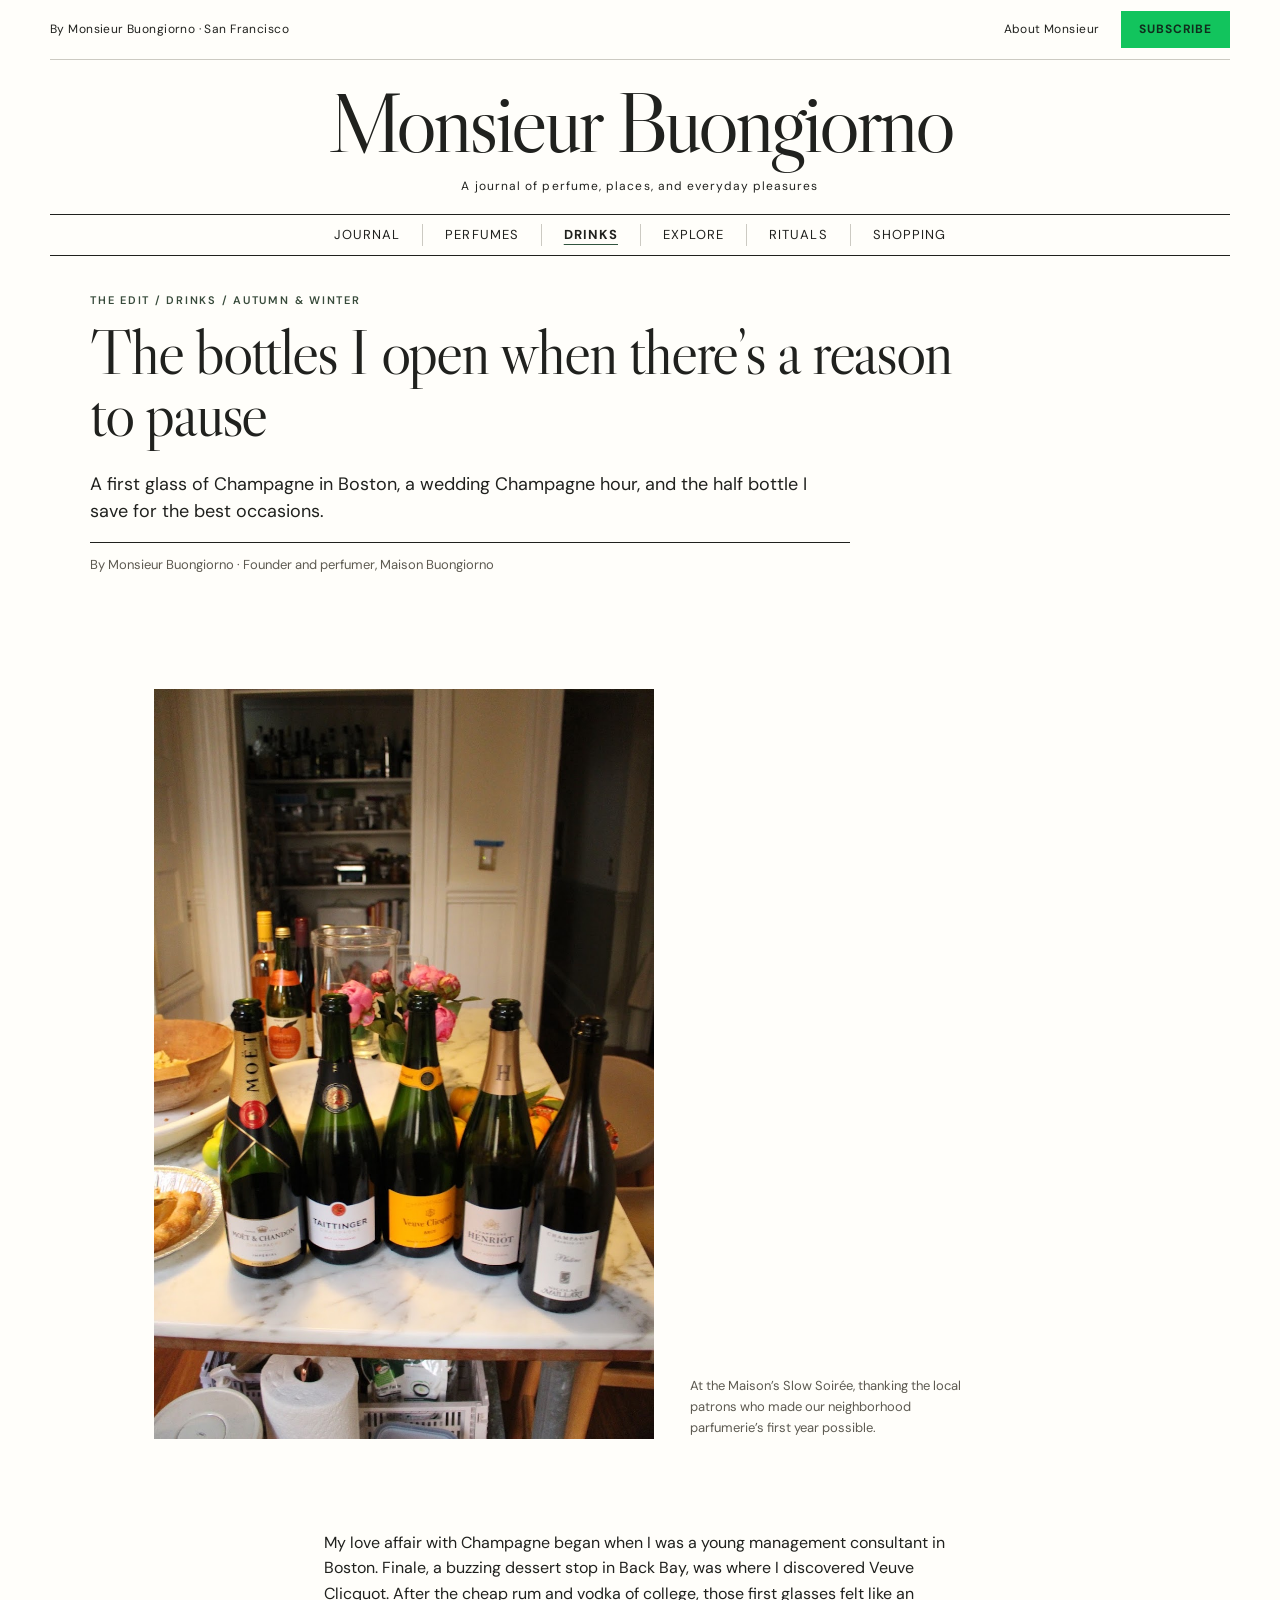
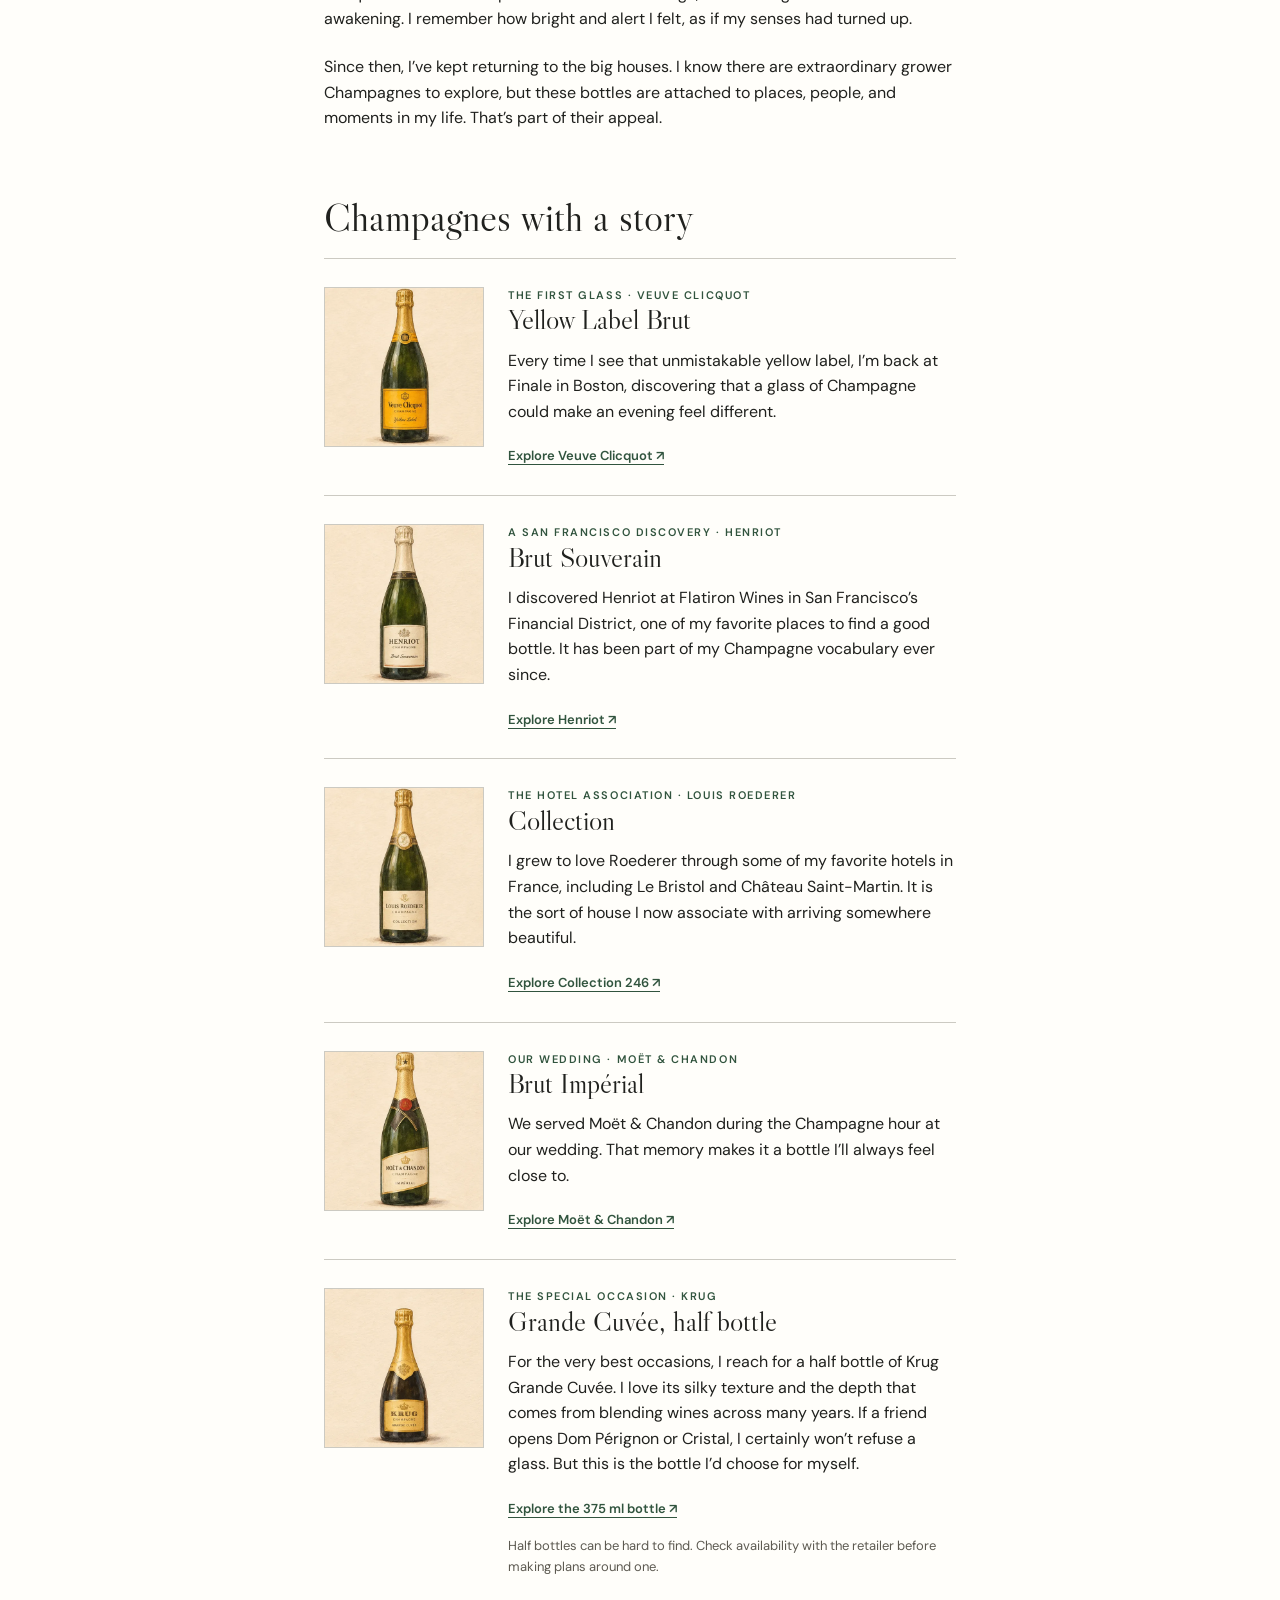
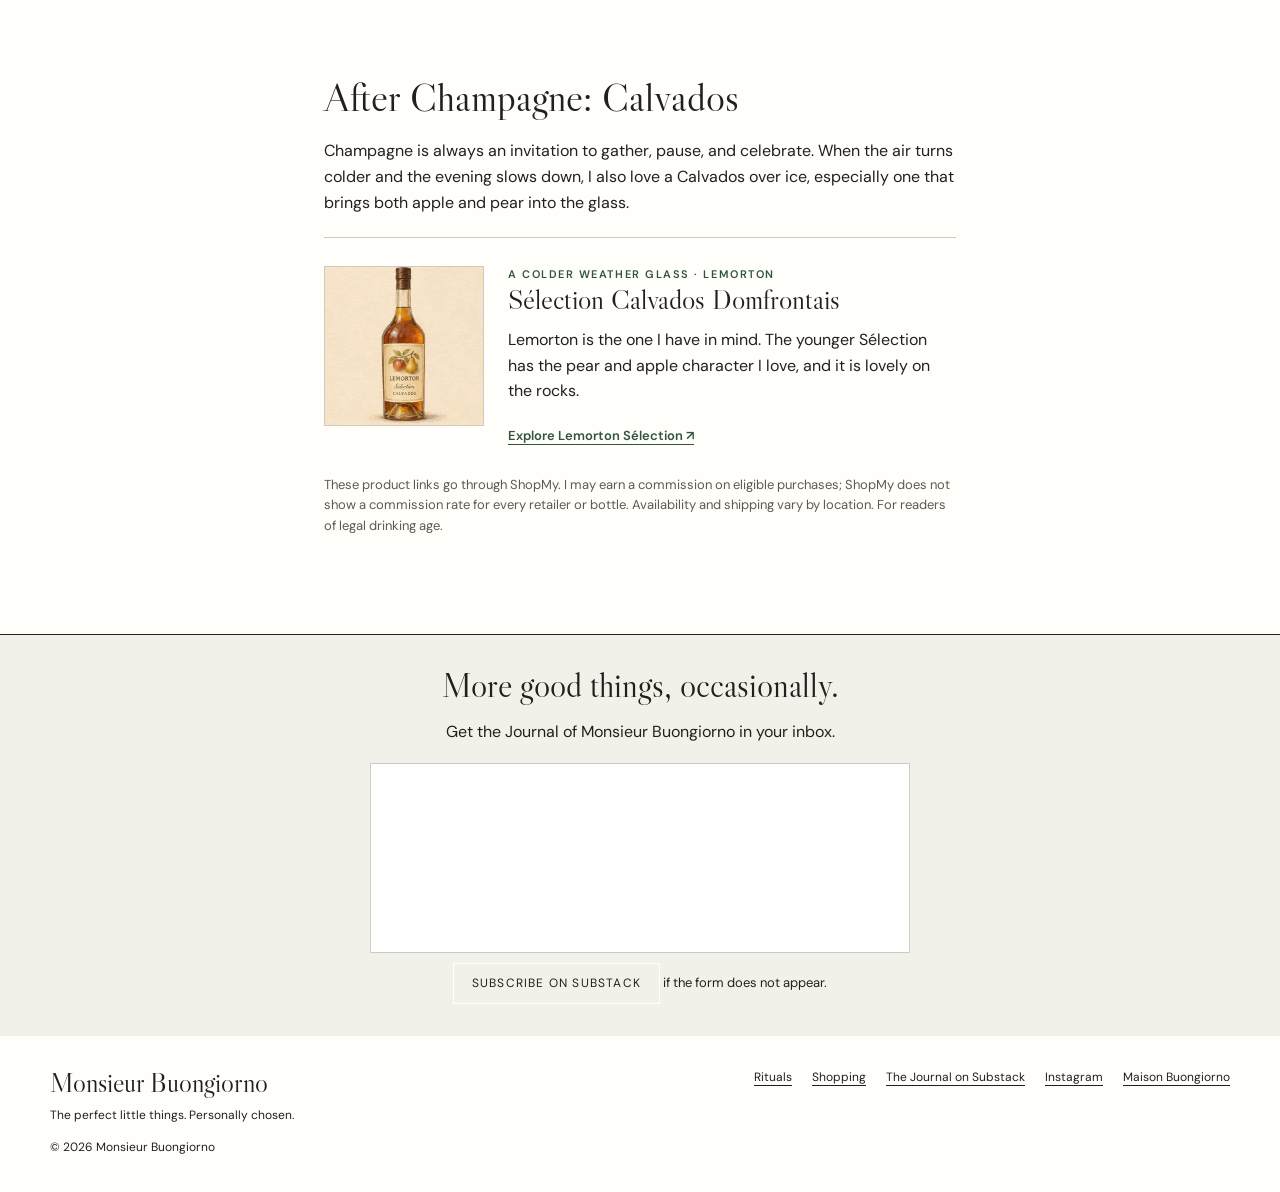
<file: drinks/cold-season/index.html>
<!doctype html><html lang="en"><head><meta charset="utf-8"><meta name="viewport" content="width=device-width,initial-scale=1"><title>Champagne for the Season | Monsieur Buongiorno</title><meta name="description" content="Monsieur Buongiorno on the Champagnes tied to his favorite memories, from Veuve Clicquot to a half bottle of Krug, plus Lemorton Calvados."><link rel="canonical" href="https://monsieurbuongiorno.com/drinks/cold-season/"><meta property="og:type" content="article"><meta property="og:title" content="Champagne for the Season | Monsieur Buongiorno"><meta property="og:description" content="Monsieur Buongiorno on the Champagnes tied to his favorite memories, from Veuve Clicquot to a half bottle of Krug, plus Lemorton Calvados."><meta property="og:url" content="https://monsieurbuongiorno.com/drinks/cold-season/"><meta property="og:image" content="https://monsieurbuongiorno.com/assets/slow-soiree-champagne.jpg"><script type="application/ld+json">{"@context": "https://schema.org", "@type": "BlogPosting", "headline": "The bottles I open when there’s a reason to pause", "description": "Monsieur Buongiorno on the Champagnes tied to his favorite memories, from Veuve Clicquot to a half bottle of Krug, plus Lemorton Calvados.", "image": "https://monsieurbuongiorno.com/assets/slow-soiree-champagne.jpg", "url": "https://monsieurbuongiorno.com/drinks/cold-season/", "author": {"@type": "Person", "name": "Monsieur Buongiorno", "url": "https://monsieurbuongiorno.com/"}, "publisher": {"@type": "Person", "name": "Monsieur Buongiorno", "url": "https://monsieurbuongiorno.com/"}}</script><style>
@import url('https://fonts.googleapis.com/css2?family=DM+Sans:wght@400;500;600&family=Libre+Caslon+Display&display=swap');
:root{--ink:#292621;--paper:#f7f4ed;--line:#d9d1c4;--olive:#626a4d;--dark:#333c31}*{box-sizing:border-box}body{margin:0;background:var(--paper);color:var(--ink);font:16px/1.7 'DM Sans',sans-serif}a{color:inherit}a:hover{text-decoration-thickness:2px}header{border-bottom:1px solid var(--line);background:var(--paper)}.nav{max-width:1200px;margin:auto;padding:20px 5%;display:flex;align-items:center;gap:28px}.wordmark{font:28px/1 'Libre Caslon Display',Georgia,serif;text-decoration:none;white-space:nowrap}.links{display:flex;gap:24px;margin-left:auto;font-size:12px;letter-spacing:.12em;text-transform:uppercase}.links a{text-decoration:none}.wrap{max-width:1100px;margin:auto;padding:0 5%}.eyebrow{color:var(--olive);text-transform:uppercase;letter-spacing:.17em;font-size:11px;font-weight:600}.hero{padding:70px 0 45px}.hero h1{font:clamp(47px,7vw,82px)/.97 'Libre Caslon Display',Georgia,serif;letter-spacing:-.035em;margin:18px 0 25px;max-width:850px}.dek{font-size:20px;max-width:730px;line-height:1.55}.byline{font-size:13px;color:#5d5a51}.lead-photo{margin:25px 0 55px;display:grid;grid-template-columns:minmax(0,500px) 1fr;gap:36px;align-items:end}.lead-photo img{width:100%;height:auto;display:block}.lead-photo figcaption{font-size:13px;color:#5d5a51;max-width:280px}.article{max-width:760px;margin:auto;padding:0 5% 75px}.article h2{font:40px/1.05 'Libre Caslon Display',Georgia,serif;margin:65px 0 20px}.article h3{font:28px/1.12 'Libre Caslon Display',Georgia,serif;margin:0 0 12px}.article p{margin:0 0 22px}.season-nav,.shelf{border-top:1px solid var(--line);border-bottom:1px solid var(--line);padding:20px 0;margin:40px 0;display:flex;flex-wrap:wrap;gap:20px}.season-nav a,.card a{color:var(--olive);font-size:13px;font-weight:600}.pick{border-top:1px solid var(--line);padding:28px 0 12px}.pick .brand{font-size:11px;letter-spacing:.14em;text-transform:uppercase;color:var(--olive);font-weight:600}.pick a{display:inline-block;margin:0 0 16px;color:var(--olive);font-size:13px;font-weight:600}.note{font-size:13px;color:#5d5a51}.cta{background:var(--dark);color:#fff;padding:42px 5%;text-align:center}.cta h2{font:42px/1.1 'Libre Caslon Display',Georgia,serif;margin:0 0 15px}.cta a{display:inline-block;border:1px solid #fff;text-decoration:none;padding:10px 18px;font-size:12px;letter-spacing:.1em;text-transform:uppercase}footer{max-width:1200px;margin:auto;padding:25px 5%;font-size:12px;display:flex;justify-content:space-between;gap:18px}footer a{margin-left:15px}@media(max-width:700px){.nav{flex-wrap:wrap}.links{width:100%;margin:0;gap:15px}.hero{padding-top:45px}.lead-photo{grid-template-columns:1fr;margin:20px 0 35px}.article h2{font-size:35px}footer{display:block}footer a{margin:0 15px 0 0}}
.pick{display:grid;grid-template-columns:160px minmax(0,1fr);column-gap:24px;align-items:start}.pick .bottle-art{grid-row:1/5;margin:0;display:block}.bottle-art img{width:100%;height:auto;display:block;border:1px solid var(--line)}.pick .brand,.pick h3,.pick p,.pick>a:not(.bottle-art){grid-column:2}@media(max-width:550px){.pick{grid-template-columns:110px minmax(0,1fr);gap:0 15px}.pick h3{font-size:25px}}
.links{flex-wrap:wrap;justify-content:flex-end}@media(max-width:700px){.links{justify-content:flex-start}.wordmark{font-size:25px}}.signup-embed{width:100%;max-width:540px;height:190px;border:1px solid var(--line);background:#fff;display:block;margin:18px auto 0}.signup-fallback{font-size:13px;margin:10px 0 0}
</style><link rel="icon" href="/assets/favicon.png?v=20261124" type="image/png"><link rel="icon" href="/assets/favicon.ico?v=20261124" sizes="any"><link rel="apple-touch-icon" href="/assets/apple-touch-icon.png?v=20261124"><script>!function(t,e){var o,n,p,r;e.__SV||(window.posthog=e,e._i=[],e.init=function(i,s,a){function g(t,e){var o=e.split(".");2==o.length&&(t=t[o[0]],e=o[1]),t[e]=function(){t.push([e].concat(Array.prototype.slice.call(arguments,0)))}}(p=t.createElement("script")).type="text/javascript",p.crossOrigin="anonymous",p.async=!0,p.src=s.api_host.replace(".i.posthog.com","-assets.i.posthog.com")+"/static/array.js",(r=t.getElementsByTagName("script")[0]).parentNode.insertBefore(p,r);var u=e;for(void 0!==a?u=e[a]=[]:a="posthog",u.people=u.people||[],u.toString=function(t){var e="posthog";return"posthog"!==a&&(e+="."+a),t||(e+=" (stub)"),e},u.people.toString=function(){return u.toString(1)+".people (stub)"},o="init capture register register_once unregister unregister_for_session unregister_for_session getFeatureFlag getFeatureFlagPayload isFeatureEnabled reloadFeatureFlags updateEarlyAccessFeatureEnrollment getEarlyAccessFeatures on onFeatureFlags onSessionId getSurveys getActiveMatchingSurveys renderSurvey canRender get_distinct_id get_session_id opt_in_capturing opt_out_capturing has_opted_in_capturing has_opted_out_capturing".split(" "),n=0;n<o.length;n++)g(u,o[n]);e._i.push([i,s,a])},e.__SV=1)}(document,window.posthog||[]);posthog.init('phc_uu5TSxzBv7hr99KFHv97oArM2oFrDekxDJQEmMLBhRXt',{api_host:'https://us.i.posthog.com',person_profiles:'identified_only',capture_pageview:true,autocapture:false,disable_session_recording:true});posthog.register({site:'monsieurbuongiorno.com'});if(location.hostname==='localhost'||location.hostname==='127.0.0.1')posthog.opt_out_capturing();document.addEventListener('click',function(e){var a=e.target.closest('a[href^="https://go.shopmy.us/"]');if(a)posthog.capture('shopmy_link_clicked',{site:'monsieurbuongiorno.com',article:location.pathname,link:a.href})});</script><link rel="stylesheet" href="/assets/editorial.css?v=20261127a"><link rel="stylesheet" href="/assets/journal.css?v=20261127b"></head><body><header class="journal-header"><div class="journal-utility"><span>By Monsieur Buongiorno · San Francisco</span><div><a href="/#about">About Monsieur</a><a class="subscribe-button" href="/#letter">Subscribe</a></div></div><div class="masthead"><a href="/" aria-label="Monsieur Buongiorno home">Monsieur Buongiorno</a><p>A journal of perfume, places, and everyday pleasures</p></div><nav class="journal-nav" aria-label="Main navigation"><a href="/">Journal</a><a href="/perfumes/">Perfumes</a><a href="/drinks/" aria-current="page">Drinks</a><a href="/explore/">Explore</a><a href="/rituals/">Rituals</a><a href="/shopping/">Shopping</a></nav></header><main><section class="wrap hero"><div class="eyebrow">The Edit / Drinks / Autumn &amp; winter</div><h1>The bottles I open when there’s a reason to pause</h1><p class="dek">A first glass of Champagne in Boston, a wedding Champagne hour, and the half bottle I save for the best occasions.</p><p class="byline">By Monsieur Buongiorno · Founder and perfumer, Maison Buongiorno</p></section><div class="wrap"><figure class="lead-photo"><img src="/assets/slow-soiree-champagne.jpg" width="990" height="1484" alt="Champagne bottles on a table with flowers at Maison Buongiorno’s Slow Soirée" loading="eager"><figcaption>At the Maison’s Slow Soirée, thanking the local patrons who made our neighborhood parfumerie’s first year possible.</figcaption></figure></div><article class="article"><p>My love affair with Champagne began when I was a young management consultant in Boston. Finale, a buzzing dessert stop in Back Bay, was where I discovered Veuve Clicquot. After the cheap rum and vodka of college, those first glasses felt like an awakening. I remember how bright and alert I felt, as if my senses had turned up.</p><p>Since then, I’ve kept returning to the big houses. I know there are extraordinary grower Champagnes to explore, but these bottles are attached to places, people, and moments in my life. That’s part of their appeal.</p><h2>Champagnes with a story</h2><section class="pick"><a class="bottle-art" href="https://go.shopmy.us/p-110111543" target="_blank" rel="sponsored nofollow noopener" aria-label="Explore Veuve Clicquot Yellow Label"><img src="/assets/illustration-veuve-clicquot-yellow-label.webp" width="492" height="492" alt="Watercolor illustration of Veuve Clicquot Yellow Label" loading="lazy"></a><div class="brand">The first glass · Veuve Clicquot</div><h3>Yellow Label Brut</h3><p>Every time I see that unmistakable yellow label, I’m back at Finale in Boston, discovering that a glass of Champagne could make an evening feel different.</p><a href="https://go.shopmy.us/p-110111543" target="_blank" rel="sponsored nofollow noopener">Explore Veuve Clicquot ↗</a></section><section class="pick"><a class="bottle-art" href="https://go.shopmy.us/p-110111732" target="_blank" rel="sponsored nofollow noopener" aria-label="Explore Henriot Brut Souverain"><img src="/assets/illustration-henriot-brut-souverain.webp" width="492" height="492" alt="Watercolor illustration of Henriot Brut Souverain" loading="lazy"></a><div class="brand">A San Francisco discovery · Henriot</div><h3>Brut Souverain</h3><p>I discovered Henriot at Flatiron Wines in San Francisco’s Financial District, one of my favorite places to find a good bottle. It has been part of my Champagne vocabulary ever since.</p><a href="https://go.shopmy.us/p-110111732" target="_blank" rel="sponsored nofollow noopener">Explore Henriot ↗</a></section><section class="pick"><a class="bottle-art" href="https://go.shopmy.us/p-110111878" target="_blank" rel="sponsored nofollow noopener" aria-label="Explore Louis Roederer Collection"><img src="/assets/illustration-louis-roederer-collection.webp" width="492" height="492" alt="Watercolor illustration of Louis Roederer Collection" loading="lazy"></a><div class="brand">The hotel association · Louis Roederer</div><h3>Collection</h3><p>I grew to love Roederer through some of my favorite hotels in France, including Le Bristol and Château Saint-Martin. It is the sort of house I now associate with arriving somewhere beautiful.</p><a href="https://go.shopmy.us/p-110111878" target="_blank" rel="sponsored nofollow noopener">Explore Collection 246 ↗</a></section><section class="pick"><a class="bottle-art" href="https://go.shopmy.us/p-110111911" target="_blank" rel="sponsored nofollow noopener" aria-label="Explore Moët &amp; Chandon Impérial"><img src="/assets/illustration-moet-chandon-imperial.webp" width="492" height="492" alt="Watercolor illustration of Moët &amp; Chandon Impérial" loading="lazy"></a><div class="brand">Our wedding · Moët &amp; Chandon</div><h3>Brut Impérial</h3><p>We served Moët &amp; Chandon during the Champagne hour at our wedding. That memory makes it a bottle I’ll always feel close to.</p><a href="https://go.shopmy.us/p-110111911" target="_blank" rel="sponsored nofollow noopener">Explore Moët &amp; Chandon ↗</a></section><section class="pick"><a class="bottle-art" href="https://go.shopmy.us/p-110111957" target="_blank" rel="sponsored nofollow noopener" aria-label="Explore Krug Grande Cuvée half bottle"><img src="/assets/illustration-krug-grande-cuvee-half.webp" width="492" height="492" alt="Watercolor illustration of Krug Grande Cuvée half bottle" loading="lazy"></a><div class="brand">The special occasion · Krug</div><h3>Grande Cuvée, half bottle</h3><p>For the very best occasions, I reach for a half bottle of Krug Grande Cuvée. I love its silky texture and the depth that comes from blending wines across many years. If a friend opens Dom Pérignon or Cristal, I certainly won’t refuse a glass. But this is the bottle I’d choose for myself.</p><a href="https://go.shopmy.us/p-110111957" target="_blank" rel="sponsored nofollow noopener">Explore the 375 ml bottle ↗</a><p class="note">Half bottles can be hard to find. Check availability with the retailer before making plans around one.</p></section><h2>After Champagne: Calvados</h2><p>Champagne is always an invitation to gather, pause, and celebrate. When the air turns colder and the evening slows down, I also love a Calvados over ice, especially one that brings both apple and pear into the glass.</p><section class="pick"><a class="bottle-art" href="https://go.shopmy.us/p-110112263" target="_blank" rel="sponsored nofollow noopener" aria-label="Explore Lemorton Sélection Calvados"><img src="/assets/illustration-lemorton-selection.webp" width="492" height="492" alt="Watercolor illustration of Lemorton Sélection Calvados" loading="lazy"></a><div class="brand">A colder weather glass · Lemorton</div><h3>Sélection Calvados Domfrontais</h3><p>Lemorton is the one I have in mind. The younger Sélection has the pear and apple character I love, and it is lovely on the rocks.</p><a href="https://go.shopmy.us/p-110112263" target="_blank" rel="sponsored nofollow noopener">Explore Lemorton Sélection ↗</a></section><p class="note">These product links go through ShopMy. I may earn a commission on eligible purchases; ShopMy does not show a commission rate for every retailer or bottle. Availability and shipping vary by location. For readers of legal drinking age.</p></article></main><aside class="cta"><h2>More good things, occasionally.</h2><p>Get the Journal of Monsieur Buongiorno in your inbox.</p><iframe class="signup-embed" src="https://monsieurbuongiorno.substack.com/embed" title="Subscribe to the Journal of Monsieur Buongiorno" loading="lazy" referrerpolicy="strict-origin-when-cross-origin"></iframe><p class="signup-fallback"><a href="https://monsieurbuongiorno.substack.com/subscribe">Subscribe on Substack</a> if the form does not appear.</p></aside><footer class="journal-footer"><div><a class="footer-title" href="/">Monsieur Buongiorno</a><p>The perfect little things. Personally chosen.</p><span>© 2026 Monsieur Buongiorno</span></div><nav aria-label="Footer navigation"><a href="/rituals/">Rituals</a><a href="/shopping/">Shopping</a><a href="https://monsieurbuongiorno.substack.com/">The Journal on Substack</a><a href="https://www.instagram.com/monsieurbuongiorno/">Instagram</a><a href="https://maisonbuongiorno.com/">Maison Buongiorno</a></nav></footer></body></html>
</file>
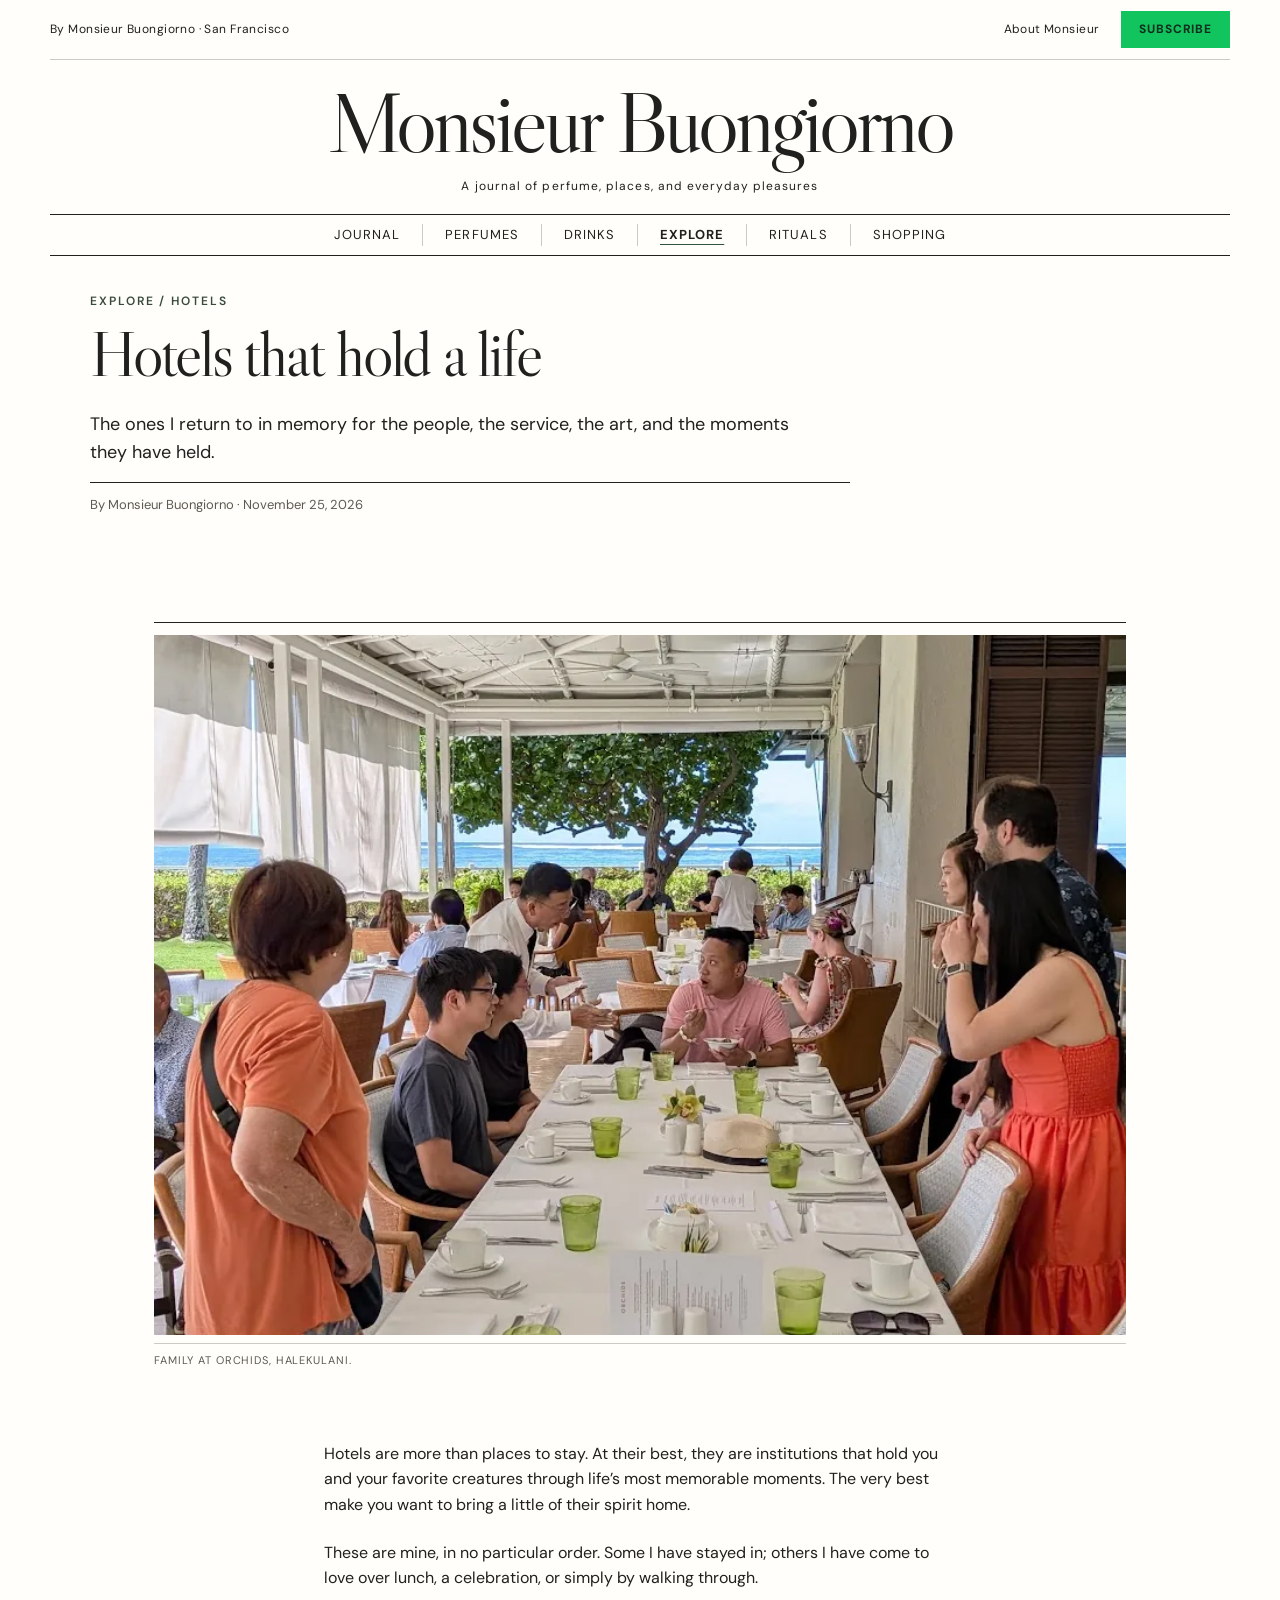
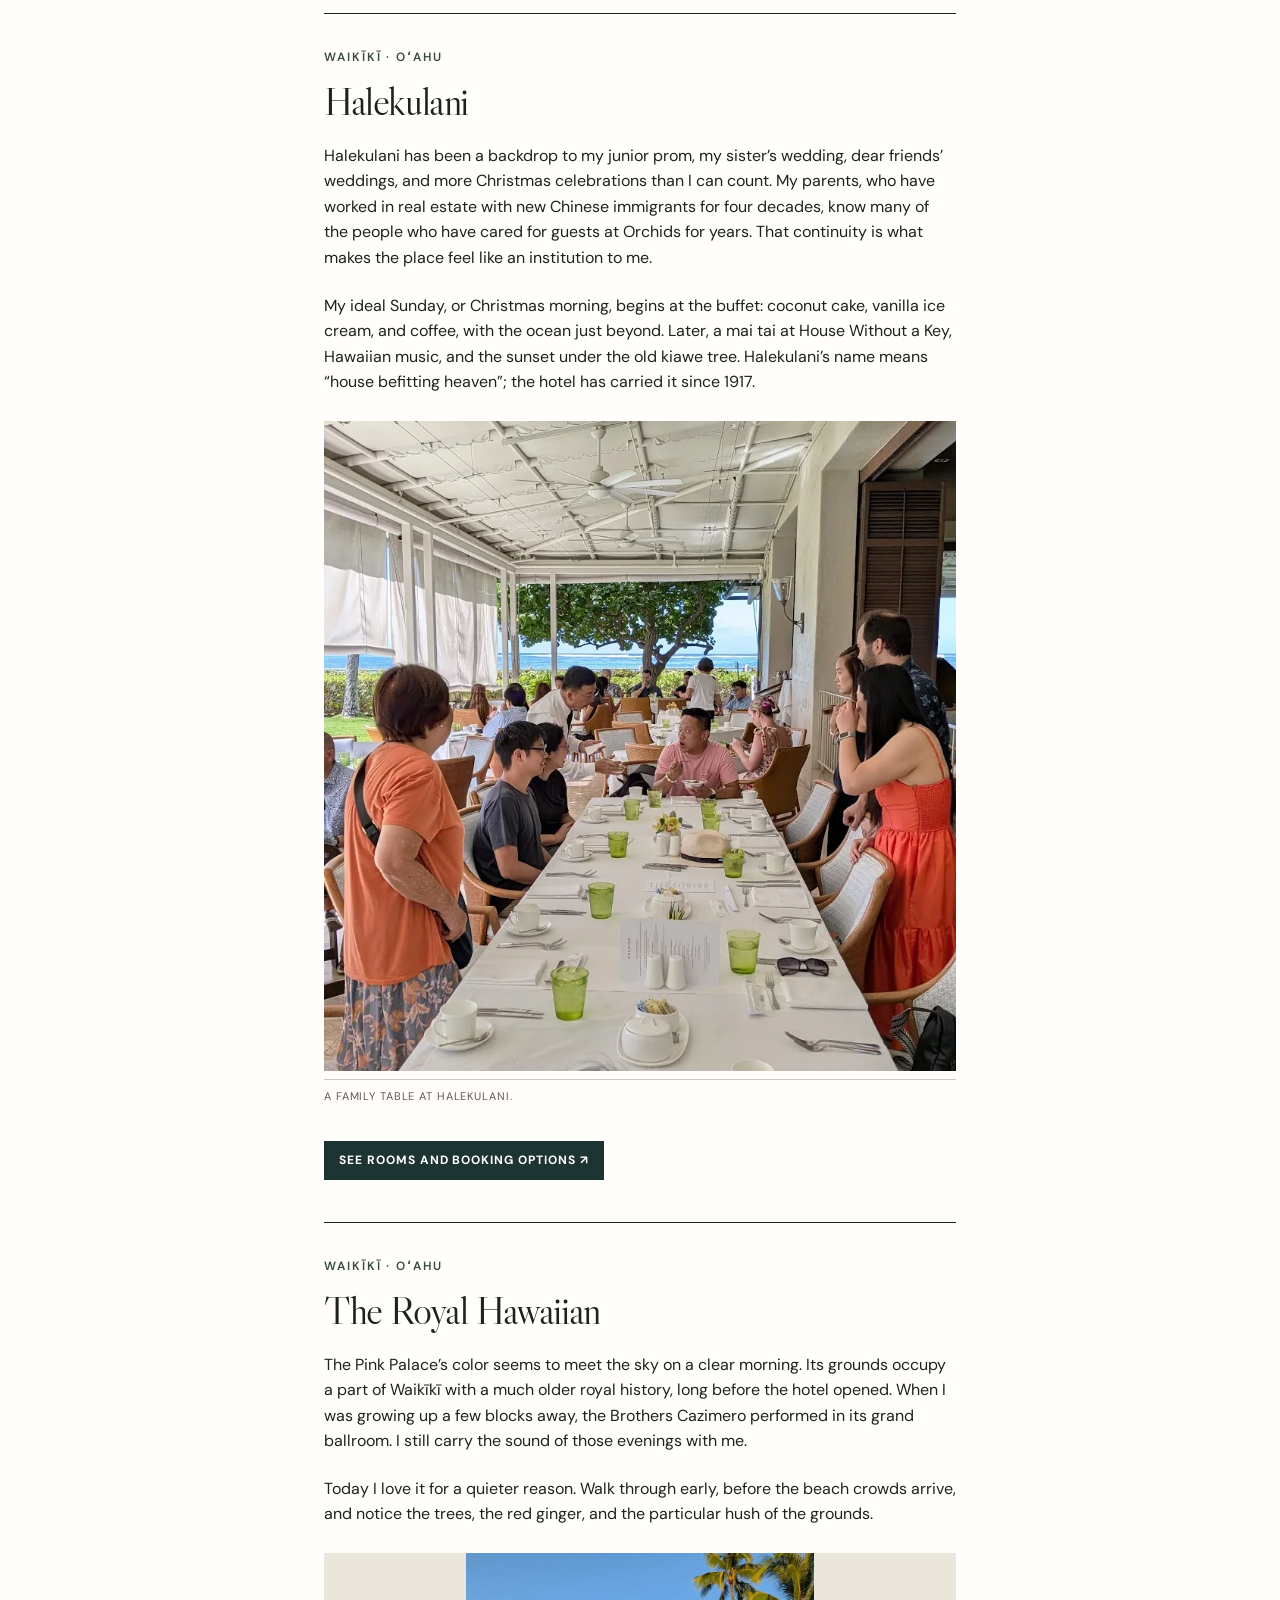
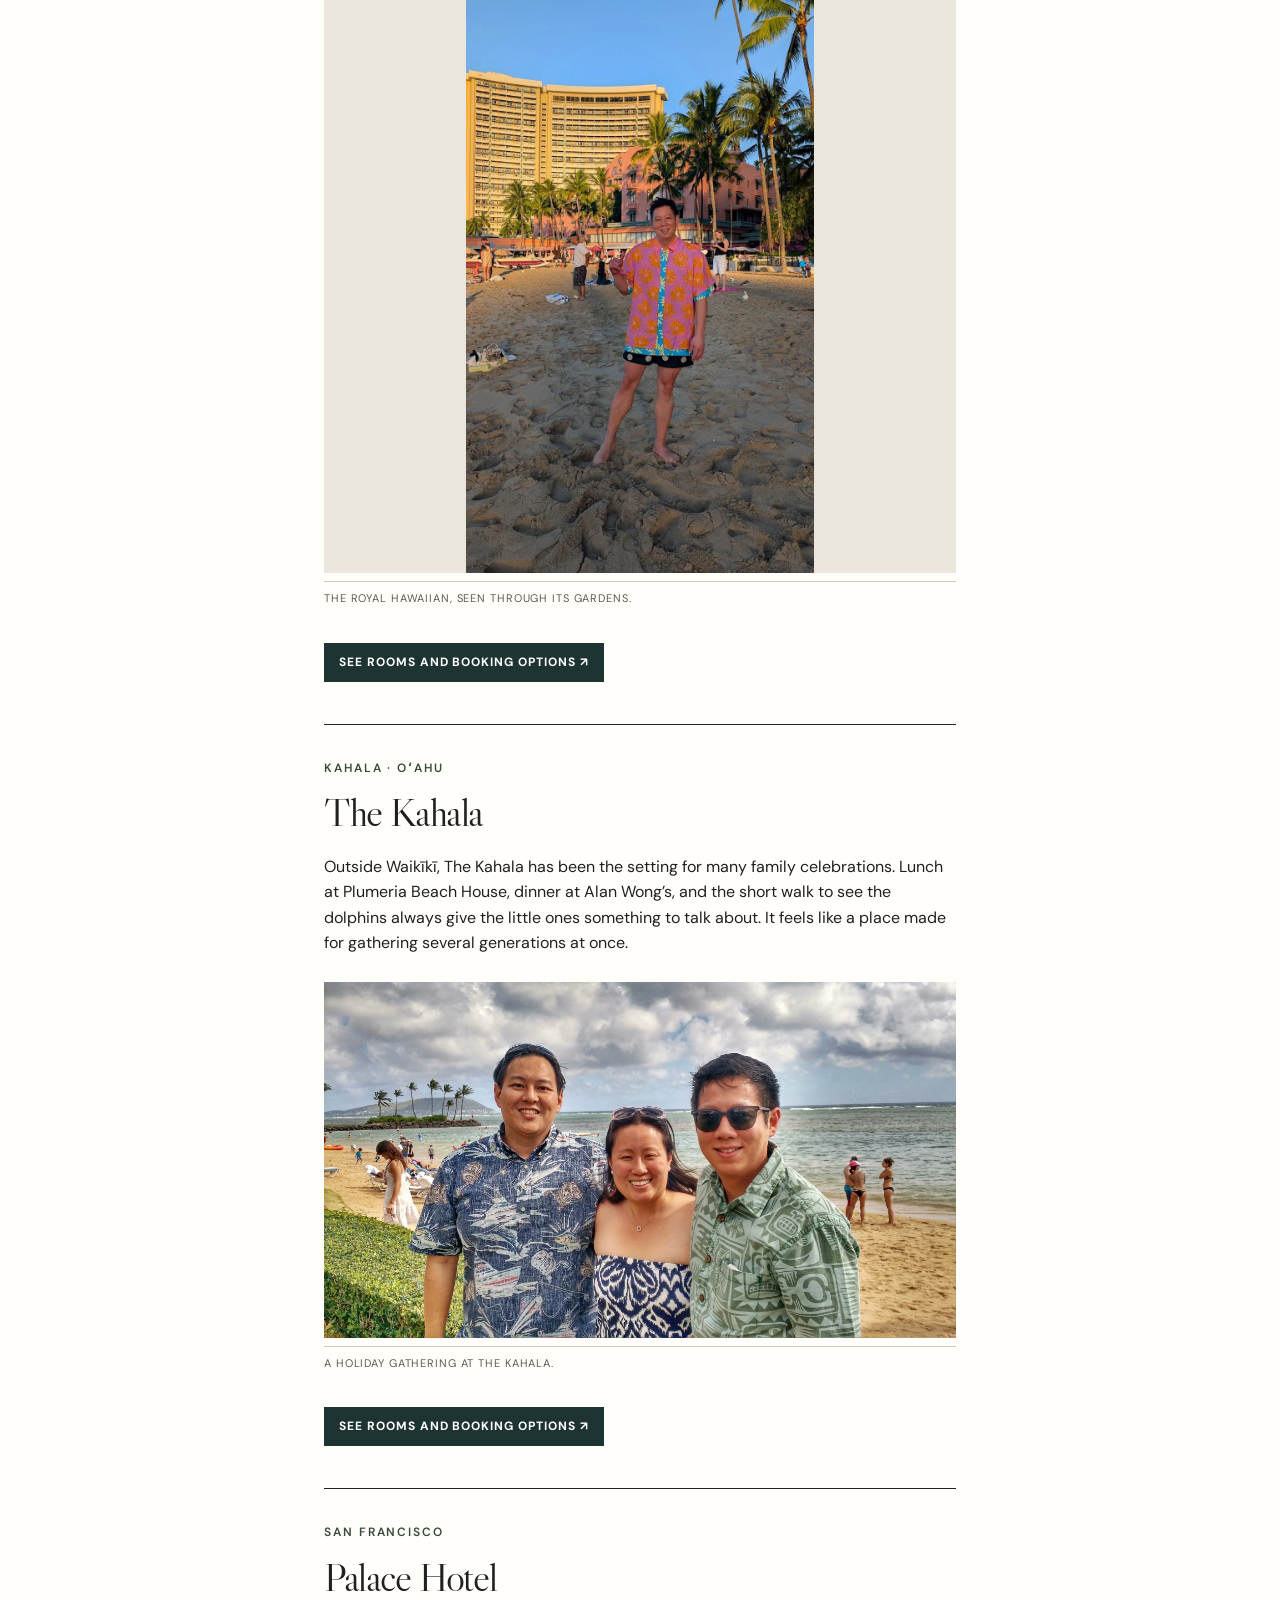
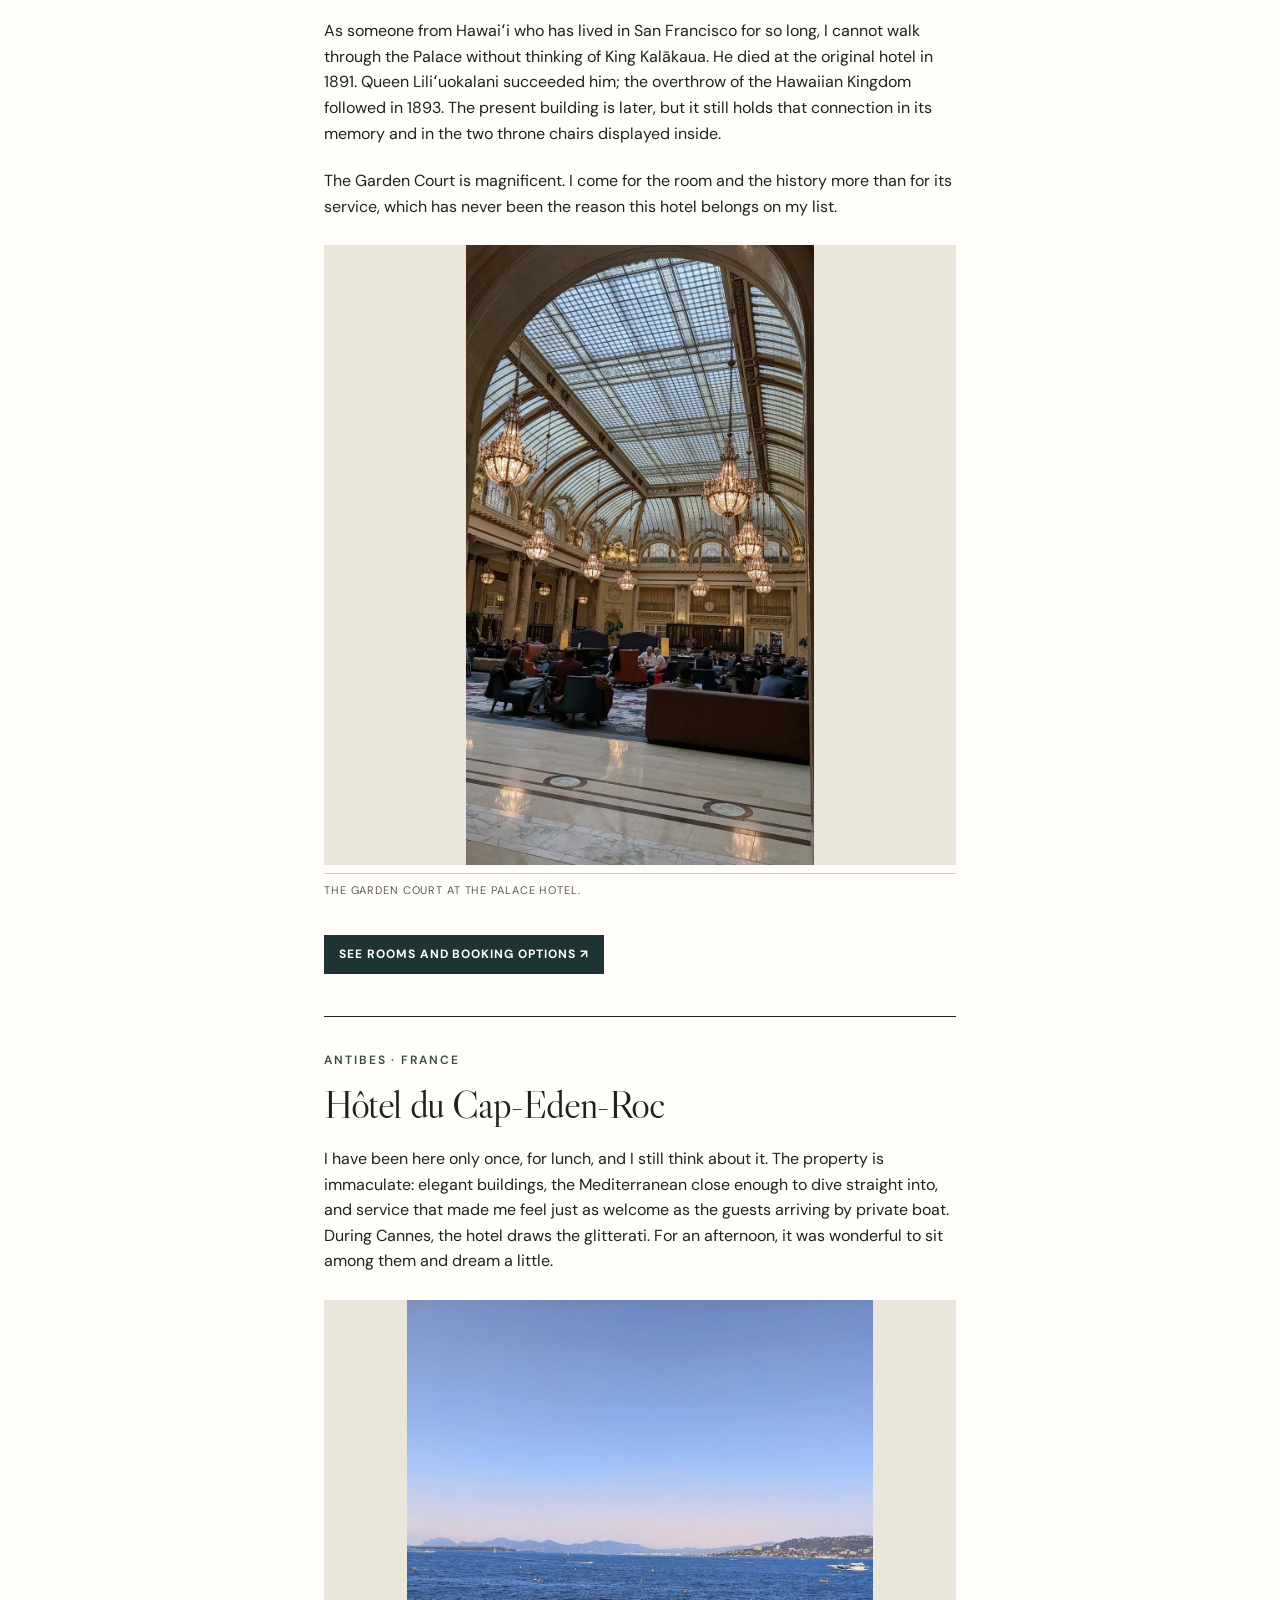
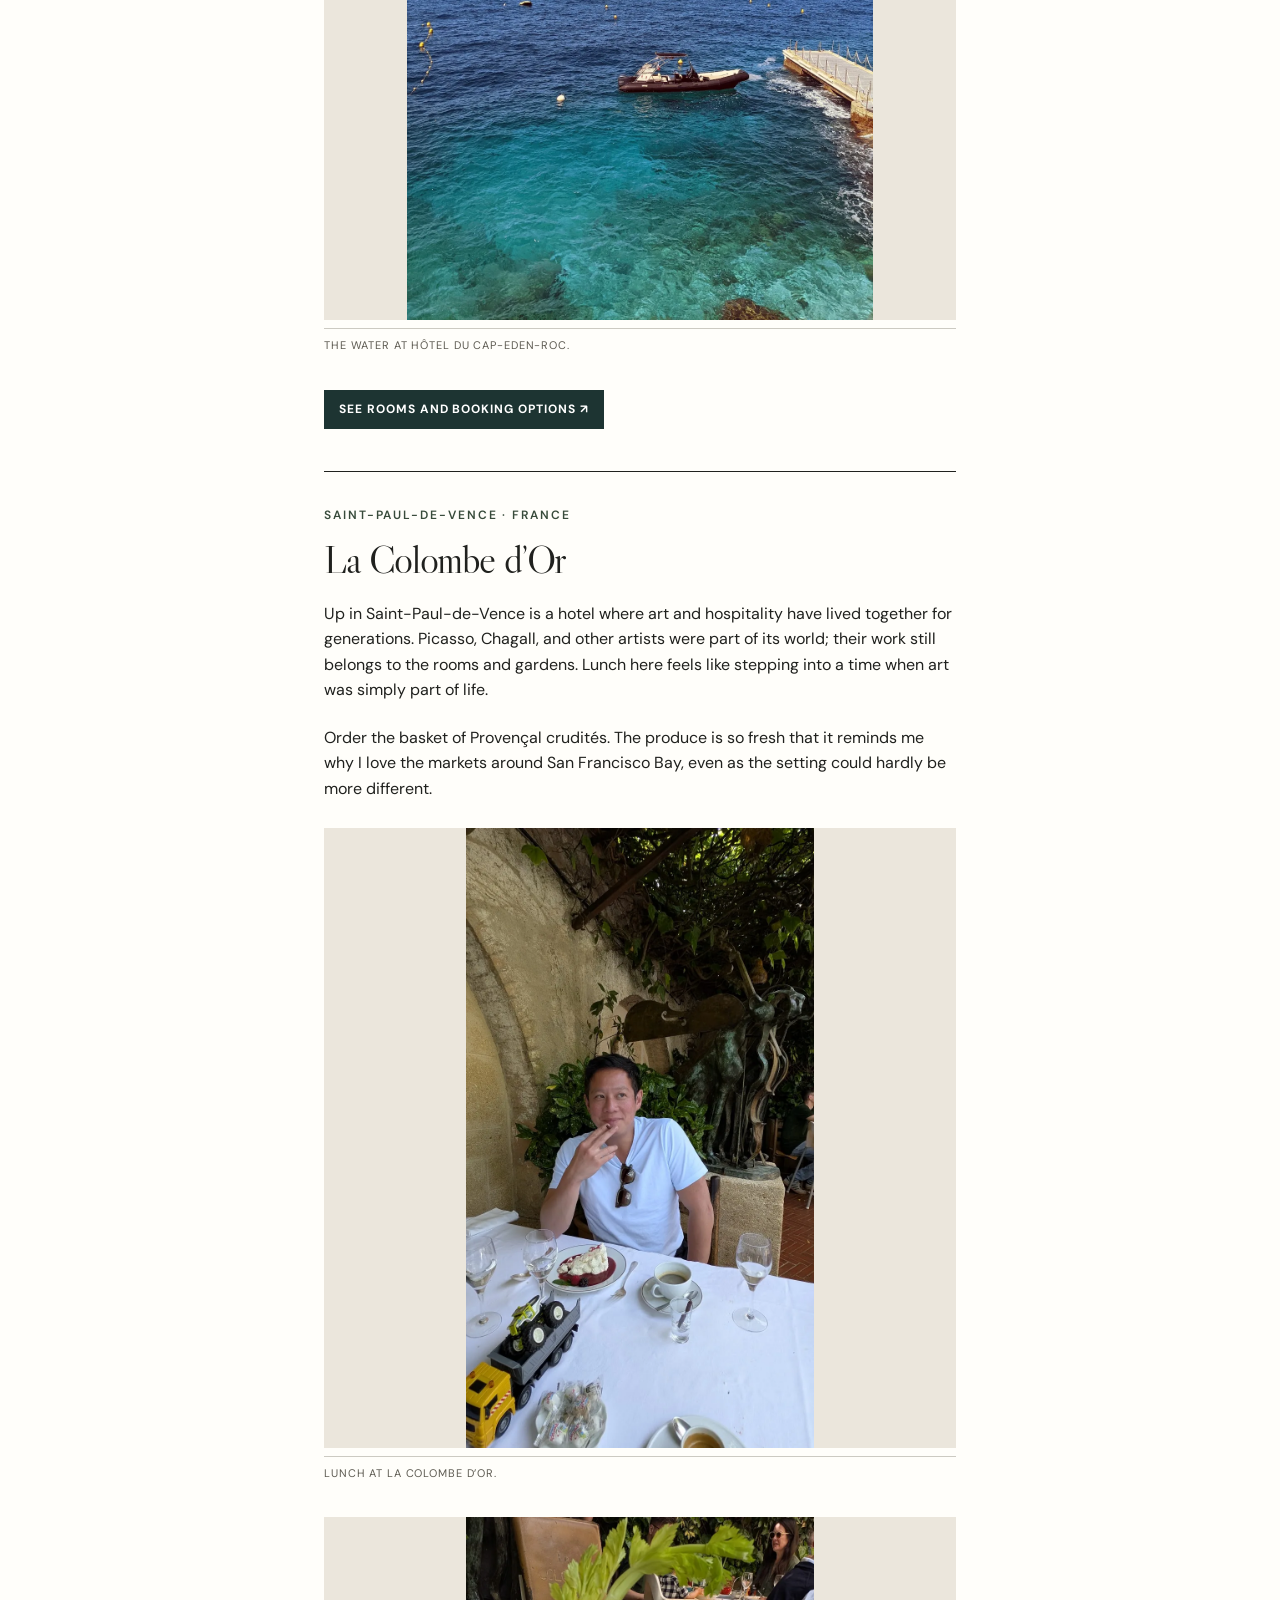
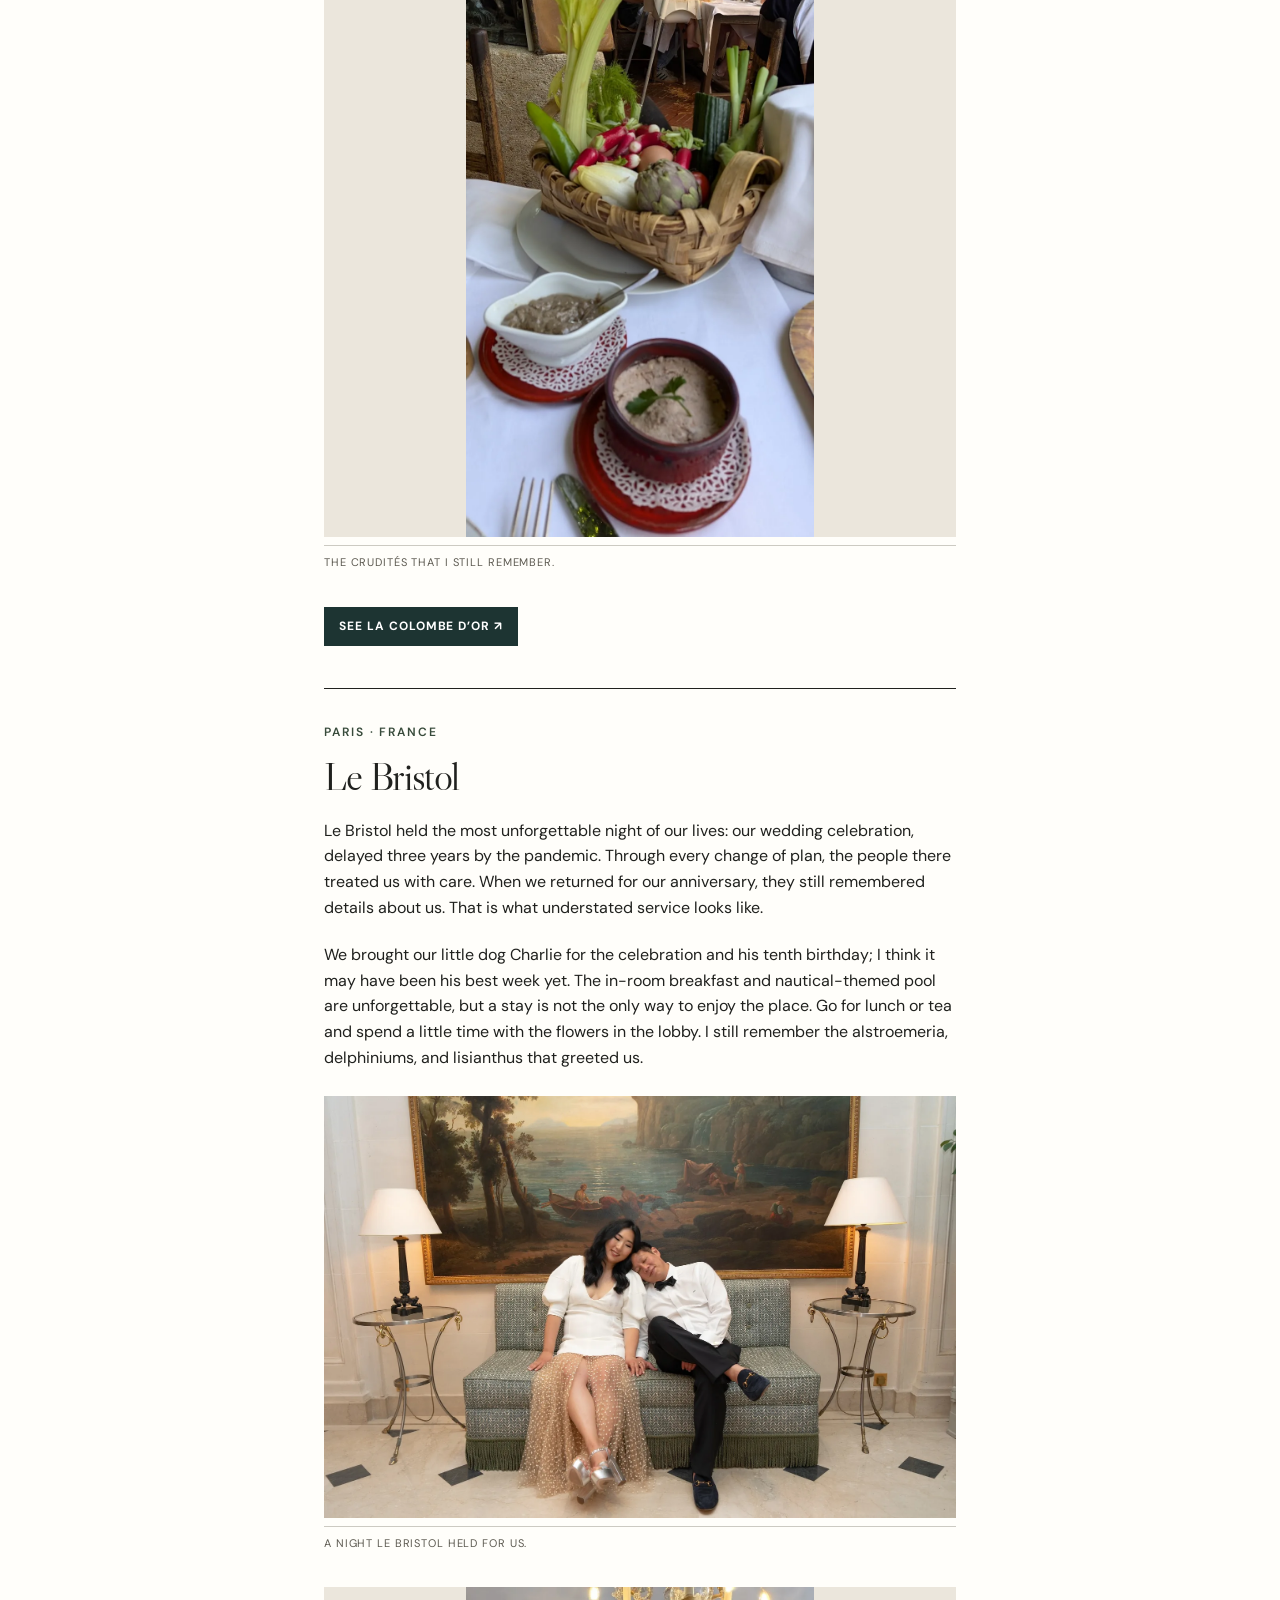
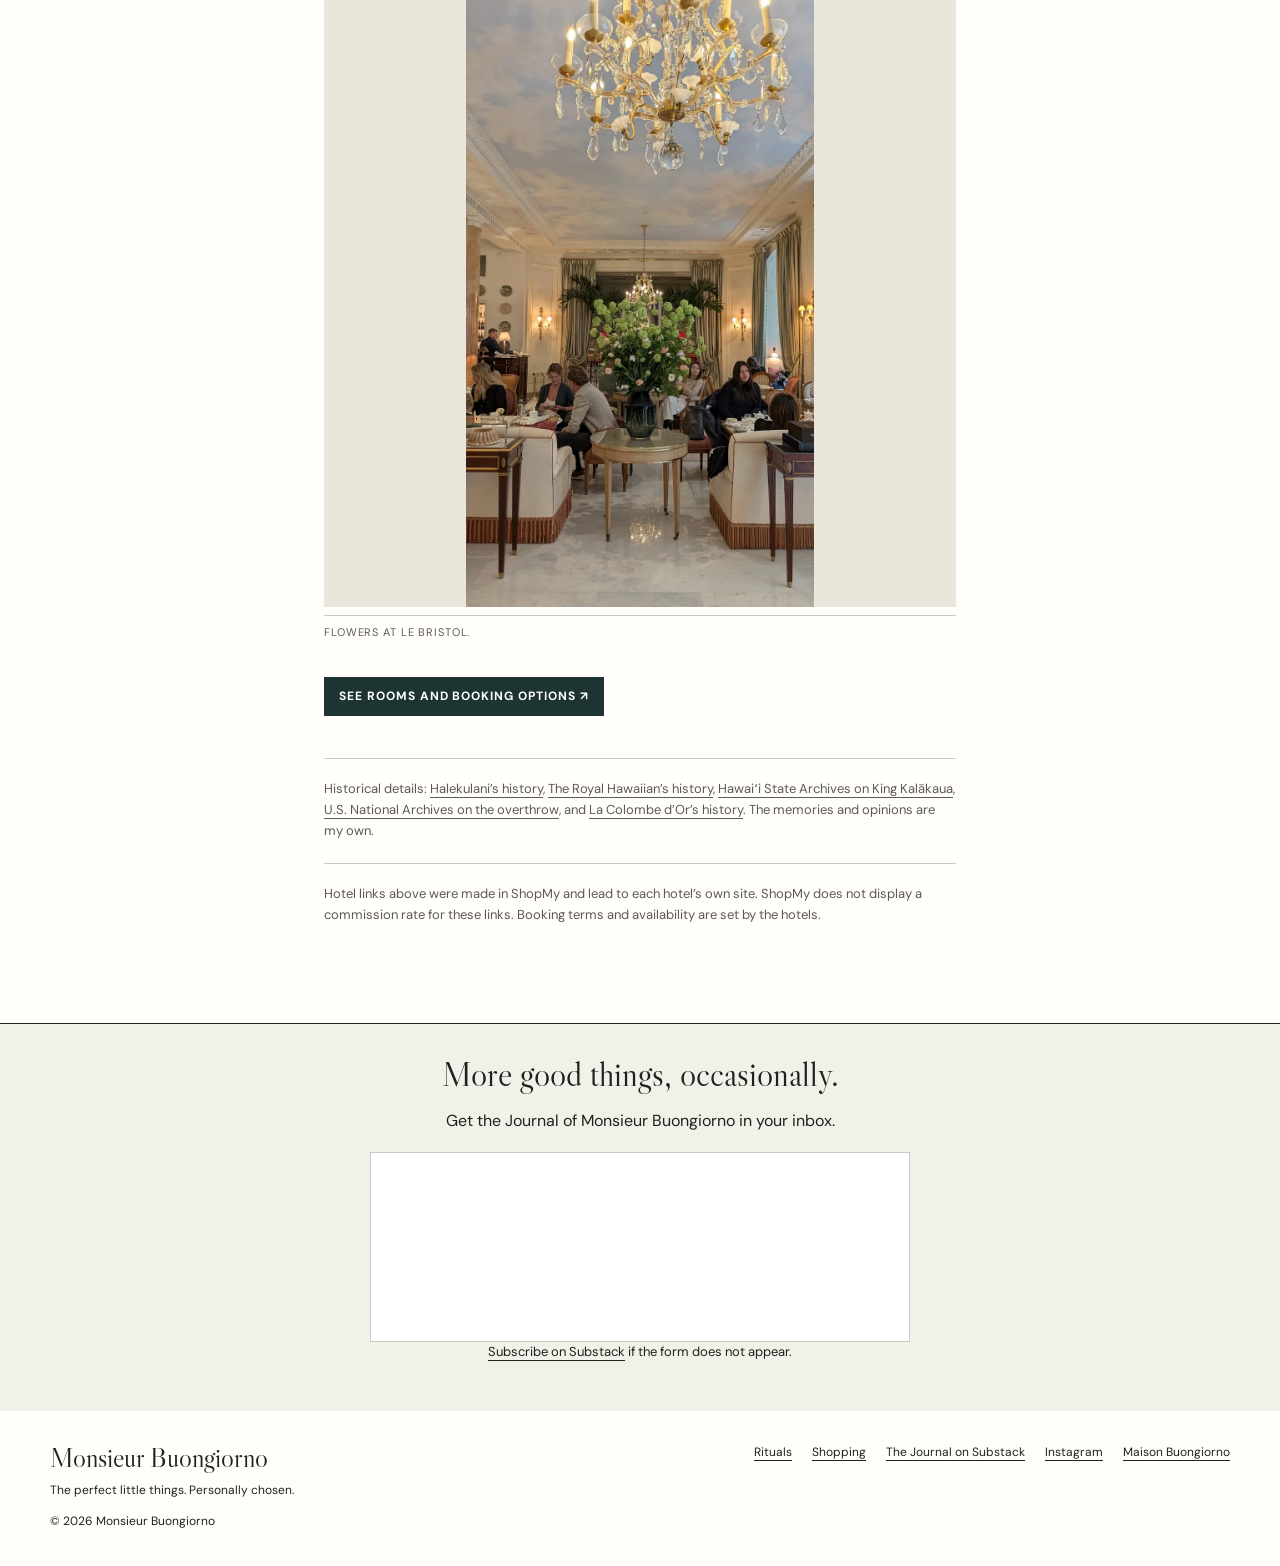
<file: explore/hotels/index.html>
<!doctype html><html lang="en"><head><meta charset="utf-8"><meta name="viewport" content="width=device-width,initial-scale=1"><title>Hotels That Hold a Life | Monsieur Buongiorno</title><meta name="description" content="Monsieur Buongiorno’s favorite hotels, from Waikīkī and San Francisco to Antibes, Saint-Paul-de-Vence, and Paris."><link rel="canonical" href="https://monsieurbuongiorno.com/explore/hotels/"><meta property="og:type" content="article"><meta property="og:title" content="Hotels That Hold a Life"><meta property="og:description" content="Monsieur Buongiorno’s favorite hotels, from Waikīkī and San Francisco to Antibes, Saint-Paul-de-Vence, and Paris."><meta property="og:url" content="https://monsieurbuongiorno.com/explore/hotels/"><meta property="og:image" content="https://monsieurbuongiorno.com/assets/hotel-halekulani-sunset.webp"><meta name="twitter:card" content="summary_large_image"><script type="application/ld+json">{"@context": "https://schema.org", "@type": "Article", "headline": "Hotels That Hold a Life", "description": "Monsieur Buongiorno’s favorite hotels, from Waikīkī and San Francisco to Antibes, Saint-Paul-de-Vence, and Paris.", "url": "https://monsieurbuongiorno.com/explore/hotels/", "image": "https://monsieurbuongiorno.com/assets/hotel-halekulani-sunset.webp", "author": {"@type": "Person", "name": "Monsieur Buongiorno", "url": "https://monsieurbuongiorno.com/"}, "datePublished": "2026-11-25"}</script><style>@import url('https://fonts.googleapis.com/css2?family=DM+Sans:wght@400;500;600&family=Libre+Caslon+Display&display=swap');:root{--ink:#292621;--paper:#f7f4ed;--line:#d9d1c4;--olive:#626a4d;--dark:#333c31}*{box-sizing:border-box}html{scroll-behavior:smooth}body{margin:0;background:var(--paper);color:var(--ink);font:16px/1.7 'DM Sans',sans-serif}a{color:inherit}a:hover{text-decoration-thickness:2px}header{border-bottom:1px solid var(--line);background:var(--paper)}.nav{max-width:1200px;margin:auto;padding:20px 5%;display:flex;align-items:center;gap:28px}.wordmark{font:28px/1 'Libre Caslon Display',Georgia,serif;text-decoration:none;white-space:nowrap}.links{display:flex;gap:24px;margin-left:auto;font-size:12px;letter-spacing:.12em;text-transform:uppercase;flex-wrap:wrap;justify-content:flex-end}.links a{text-decoration:none}.links a[aria-current]{text-decoration:underline;text-underline-offset:5px}.wrap{max-width:1100px;margin:auto;padding:0 5%}.eyebrow{color:var(--olive);text-transform:uppercase;letter-spacing:.17em;font-size:12px;font-weight:600}.hero{padding:70px 0 40px}.hero h1{font:clamp(49px,7vw,86px)/.98 'Libre Caslon Display',Georgia,serif;letter-spacing:-.035em;margin:18px 0 25px;max-width:900px}.dek{font-size:20px;max-width:760px;line-height:1.55}.byline{font-size:13px;color:#5d5a51}.lead{margin:18px auto 60px}.lead img{display:block;width:100%;max-height:700px;object-fit:cover}.lead figcaption,.photo figcaption{font-size:13px;color:#5d5a51;margin-top:8px}.article{max-width:760px;margin:auto;padding:0 5% 75px}.article p{margin:0 0 22px}.article h2{font:clamp(36px,4vw,52px)/1.04 'Libre Caslon Display',Georgia,serif;margin:14px 0 20px}.entry{border-top:1px solid var(--line);padding:55px 0 20px}.photo{margin:26px 0 35px}.photo img{display:block;width:100%;max-height:650px;object-fit:cover}.photo.portrait img{max-height:620px;object-fit:contain;background:#ebe6dc}.source-note{font-size:13px;color:#5d5a51;border-top:1px solid var(--line);padding-top:20px;margin-top:40px}.cta{background:var(--dark);color:#fff;padding:45px 5%;text-align:center}.cta h2{font:42px/1.1 'Libre Caslon Display',Georgia,serif;margin:0 0 15px}.signup-embed{width:100%;max-width:540px;height:190px;border:1px solid var(--line);background:#fff;display:block;margin:18px auto 0}.cta p:last-child{font-size:13px}.cta a{color:#fff}footer{max-width:1200px;margin:auto;padding:25px 5%;font-size:12px;display:flex;justify-content:space-between;gap:18px}footer a{margin-left:15px}.tiles{display:grid;grid-template-columns:repeat(3,1fr);gap:20px;margin:20px 0 90px}.tile{background:#ebe5db;text-decoration:none;display:flex;flex-direction:column}.tile img{display:block;width:100%;height:300px;object-fit:cover}.tile-copy{padding:25px}.tile h2{font:36px/1.05 'Libre Caslon Display',Georgia,serif;margin:9px 0}.tile p{margin:0}.tile .tag{font-size:11px;letter-spacing:.16em;text-transform:uppercase;color:var(--olive)}@media(max-width:800px){.tiles{grid-template-columns:1fr}.tile img{height:280px}}@media(max-width:700px){.nav{flex-wrap:wrap}.links{width:100%;margin:0;gap:15px;justify-content:flex-start}.hero{padding-top:45px}footer{display:block}footer a{margin:0 15px 0 0}}</style><link rel="icon" href="/assets/favicon.png?v=20261124" type="image/png"><link rel="apple-touch-icon" href="/assets/apple-touch-icon.png?v=20261124"><script>!function(t,e){var o,n,p,r;e.__SV||(window.posthog=e,e._i=[],e.init=function(i,s,a){function g(t,e){var o=e.split(".");2==o.length&&(t=t[o[0]],e=o[1]),t[e]=function(){t.push([e].concat(Array.prototype.slice.call(arguments,0)))}}(p=t.createElement("script")).type="text/javascript",p.crossOrigin="anonymous",p.async=!0,p.src=s.api_host.replace(".i.posthog.com","-assets.i.posthog.com")+"/static/array.js",(r=t.getElementsByTagName("script")[0]).parentNode.insertBefore(p,r);var u=e;for(void 0!==a?u=e[a]=[]:a="posthog",u.people=u.people||[],u.toString=function(t){var e="posthog";return"posthog"!==a&&(e+="."+a),t||(e+=" (stub)"),e},u.people.toString=function(){return u.toString(1)+".people (stub)"},o="init capture register register_once unregister unregister_for_session getFeatureFlag getFeatureFlagPayload isFeatureEnabled reloadFeatureFlags on onFeatureFlags opt_in_capturing opt_out_capturing has_opted_in_capturing has_opted_out_capturing".split(" "),n=0;n<o.length;n++)g(u,o[n]);e._i.push([i,s,a])},e.__SV=1)}(document,window.posthog||[]);posthog.init('phc_uu5TSxzBv7hr99KFHv97oArM2oFrDekxDJQEmMLBhRXt',{api_host:'https://us.i.posthog.com',person_profiles:'identified_only',capture_pageview:true,autocapture:false,disable_session_recording:true});posthog.register({site:'monsieurbuongiorno.com'});if(location.hostname==='localhost'||location.hostname==='127.0.0.1')posthog.opt_out_capturing();</script><link rel="stylesheet" href="/assets/editorial.css?v=20261127a"><link rel="stylesheet" href="/assets/journal.css?v=20261127b"></head><body><header class="journal-header"><div class="journal-utility"><span>By Monsieur Buongiorno · San Francisco</span><div><a href="/#about">About Monsieur</a><a class="subscribe-button" href="/#letter">Subscribe</a></div></div><div class="masthead"><a href="/" aria-label="Monsieur Buongiorno home">Monsieur Buongiorno</a><p>A journal of perfume, places, and everyday pleasures</p></div><nav class="journal-nav" aria-label="Main navigation"><a href="/">Journal</a><a href="/perfumes/">Perfumes</a><a href="/drinks/">Drinks</a><a href="/explore/" aria-current="page">Explore</a><a href="/rituals/">Rituals</a><a href="/shopping/">Shopping</a></nav></header><main><section class="wrap hero"><div class="eyebrow">Explore / Hotels</div><h1>Hotels that hold a life</h1><p class="dek">The ones I return to in memory for the people, the service, the art, and the moments they have held.</p><p class="byline">By Monsieur Buongiorno · November 25, 2026</p></section><div class="wrap"><figure class="lead"><img src="/assets/hotel-halekulani-orchids.webp" alt="Monsieur Buongiorno’s family gathered around a long table at Orchids, Halekulani"><figcaption>Family at Orchids, Halekulani.</figcaption></figure></div><article class="article"><p>Hotels are more than places to stay. At their best, they are institutions that hold you and your favorite creatures through life’s most memorable moments. The very best make you want to bring a little of their spirit home.</p><p>These are mine, in no particular order. Some I have stayed in; others I have come to love over lunch, a celebration, or simply by walking through.</p>
<section class="entry" id="halekulani"><div class="eyebrow">Waikīkī · Oʻahu</div><h2>Halekulani</h2><p>Halekulani has been a backdrop to my junior prom, my sister’s wedding, dear friends’ weddings, and more Christmas celebrations than I can count. My parents, who have worked in real estate with new Chinese immigrants for four decades, know many of the people who have cared for guests at Orchids for years. That continuity is what makes the place feel like an institution to me.</p><p>My ideal Sunday, or Christmas morning, begins at the buffet: coconut cake, vanilla ice cream, and coffee, with the ocean just beyond. Later, a mai tai at House Without a Key, Hawaiian music, and the sunset under the old kiawe tree. Halekulani’s name means “house befitting heaven”; the hotel has carried it since 1917.</p><figure class="photo"><img src="/assets/hotel-halekulani-orchids.webp" alt="Family gathered for a meal on the Halekulani lanai" loading="lazy"><figcaption>A family table at Halekulani.</figcaption></figure><p class="hotel-book"><a href="https://go.shopmy.us/p-110852643" target="_blank" rel="sponsored nofollow noopener">See rooms and booking options ↗</a></p></section>
<section class="entry" id="royal-hawaiian"><div class="eyebrow">Waikīkī · Oʻahu</div><h2>The Royal Hawaiian</h2><p>The Pink Palace’s color seems to meet the sky on a clear morning. Its grounds occupy a part of Waikīkī with a much older royal history, long before the hotel opened. When I was growing up a few blocks away, the Brothers Cazimero performed in its grand ballroom. I still carry the sound of those evenings with me.</p><p>Today I love it for a quieter reason. Walk through early, before the beach crowds arrive, and notice the trees, the red ginger, and the particular hush of the grounds.</p><figure class="photo portrait"><img src="/assets/hotel-royal-hawaiian-albert.webp" alt="Monsieur Buongiorno on Waikīkī Beach with the pink Royal Hawaiian behind him" loading="lazy"><figcaption>The Royal Hawaiian, seen through its gardens.</figcaption></figure><p class="hotel-book"><a href="https://go.shopmy.us/p-110854046" target="_blank" rel="sponsored nofollow noopener">See rooms and booking options ↗</a></p></section>
<section class="entry" id="kahala"><div class="eyebrow">Kahala · Oʻahu</div><h2>The Kahala</h2><p>Outside Waikīkī, The Kahala has been the setting for many family celebrations. Lunch at Plumeria Beach House, dinner at Alan Wong’s, and the short walk to see the dolphins always give the little ones something to talk about. It feels like a place made for gathering several generations at once.</p><figure class="photo portrait"><img src="/assets/hotel-kahala-albert.webp" alt="Monsieur Buongiorno with family on the beach at The Kahala" loading="lazy"><figcaption>A holiday gathering at The Kahala.</figcaption></figure><p class="hotel-book"><a href="https://go.shopmy.us/p-110854069" target="_blank" rel="sponsored nofollow noopener">See rooms and booking options ↗</a></p></section>
<section class="entry" id="palace"><div class="eyebrow">San Francisco</div><h2>Palace Hotel</h2><p>As someone from Hawaiʻi who has lived in San Francisco for so long, I cannot walk through the Palace without thinking of King Kalākaua. He died at the original hotel in 1891. Queen Liliʻuokalani succeeded him; the overthrow of the Hawaiian Kingdom followed in 1893. The present building is later, but it still holds that connection in its memory and in the two throne chairs displayed inside.</p><p>The Garden Court is magnificent. I come for the room and the history more than for its service, which has never been the reason this hotel belongs on my list.</p><figure class="photo portrait"><img src="/assets/hotel-palace.webp" alt="Stained glass ceiling and chandeliers of the Palace Hotel Garden Court" loading="lazy"><figcaption>The Garden Court at the Palace Hotel.</figcaption></figure><p class="hotel-book"><a href="https://go.shopmy.us/p-110854085" target="_blank" rel="sponsored nofollow noopener">See rooms and booking options ↗</a></p></section>
<section class="entry" id="du-cap"><div class="eyebrow">Antibes · France</div><h2>Hôtel du Cap-Eden-Roc</h2><p>I have been here only once, for lunch, and I still think about it. The property is immaculate: elegant buildings, the Mediterranean close enough to dive straight into, and service that made me feel just as welcome as the guests arriving by private boat. During Cannes, the hotel draws the glitterati. For an afternoon, it was wonderful to sit among them and dream a little.</p><figure class="photo portrait"><img src="/assets/hotel-du-cap.webp" alt="Blue Mediterranean water from the Hôtel du Cap-Eden-Roc" loading="lazy"><figcaption>The water at Hôtel du Cap-Eden-Roc.</figcaption></figure><p class="hotel-book"><a href="https://go.shopmy.us/p-110854106" target="_blank" rel="sponsored nofollow noopener">See rooms and booking options ↗</a></p></section>
<section class="entry" id="colombe"><div class="eyebrow">Saint-Paul-de-Vence · France</div><h2>La Colombe d’Or</h2><p>Up in Saint-Paul-de-Vence is a hotel where art and hospitality have lived together for generations. Picasso, Chagall, and other artists were part of its world; their work still belongs to the rooms and gardens. Lunch here feels like stepping into a time when art was simply part of life.</p><p>Order the basket of Provençal crudités. The produce is so fresh that it reminds me why I love the markets around San Francisco Bay, even as the setting could hardly be more different.</p><figure class="photo portrait"><img src="/assets/hotel-colombe-albert.webp" alt="Monsieur Buongiorno at lunch on the terrace of La Colombe d’Or" loading="lazy"><figcaption>Lunch at La Colombe d’Or.</figcaption></figure><figure class="photo portrait"><img src="/assets/hotel-colombe-crudites.webp" alt="Basket of fresh Provençal vegetables at La Colombe d’Or" loading="lazy"><figcaption>The crudités that I still remember.</figcaption></figure><p class="hotel-book"><a href="https://go.shopmy.us/p-110855258" target="_blank" rel="sponsored nofollow noopener">See La Colombe d’Or ↗</a></p></section>
<section class="entry" id="bristol"><div class="eyebrow">Paris · France</div><h2>Le Bristol</h2><p>Le Bristol held the most unforgettable night of our lives: our wedding celebration, delayed three years by the pandemic. Through every change of plan, the people there treated us with care. When we returned for our anniversary, they still remembered details about us. That is what understated service looks like.</p><p>We brought our little dog Charlie for the celebration and his tenth birthday; I think it may have been his best week yet. The in-room breakfast and nautical-themed pool are unforgettable, but a stay is not the only way to enjoy the place. Go for lunch or tea and spend a little time with the flowers in the lobby. I still remember the alstroemeria, delphiniums, and lisianthus that greeted us.</p><figure class="photo"><img src="/assets/hotel-bristol-wedding.webp" alt="Monsieur Buongiorno and his spouse at their wedding celebration at Le Bristol Paris" loading="lazy"><figcaption>A night Le Bristol held for us.</figcaption></figure><figure class="photo portrait"><img src="/assets/hotel-bristol.webp" alt="Floral arrangement in the salon at Le Bristol Paris" loading="lazy"><figcaption>Flowers at Le Bristol.</figcaption></figure><p class="hotel-book"><a href="https://go.shopmy.us/p-110856799" target="_blank" rel="sponsored nofollow noopener">See rooms and booking options ↗</a></p></section>
<p class="source-note">Historical details: <a href="https://www.halekulani.com/hotel/the-halekulani-legacy/">Halekulani’s history</a>, <a href="https://www.royal-hawaiian.com/history-overview/">The Royal Hawaiian’s history</a>, <a href="https://digitalarchives-documents.hawaii.gov/documents/1895/1.pdf">Hawaiʻi State Archives on King Kalākaua</a>, <a href="https://www.archives.gov/education/lessons/hawaii-petition">U.S. National Archives on the overthrow</a>, and <a href="https://www.la-colombe-dor.com/history.html">La Colombe d’Or’s history</a>. The memories and opinions are my own.</p><p class="source-note">Hotel links above were made in ShopMy and lead to each hotel’s own site. ShopMy does not display a commission rate for these links. Booking terms and availability are set by the hotels.</p></article></main><aside class="cta"><h2>More good things, occasionally.</h2><p>Get the Journal of Monsieur Buongiorno in your inbox.</p><iframe class="signup-embed" src="https://monsieurbuongiorno.substack.com/embed" title="Subscribe to the Journal of Monsieur Buongiorno" loading="lazy" referrerpolicy="strict-origin-when-cross-origin"></iframe><p><a href="https://monsieurbuongiorno.substack.com/subscribe">Subscribe on Substack</a> if the form does not appear.</p></aside><footer class="journal-footer"><div><a class="footer-title" href="/">Monsieur Buongiorno</a><p>The perfect little things. Personally chosen.</p><span>© 2026 Monsieur Buongiorno</span></div><nav aria-label="Footer navigation"><a href="/rituals/">Rituals</a><a href="/shopping/">Shopping</a><a href="https://monsieurbuongiorno.substack.com/">The Journal on Substack</a><a href="https://www.instagram.com/monsieurbuongiorno/">Instagram</a><a href="https://maisonbuongiorno.com/">Maison Buongiorno</a></nav></footer></body></html>
</file>
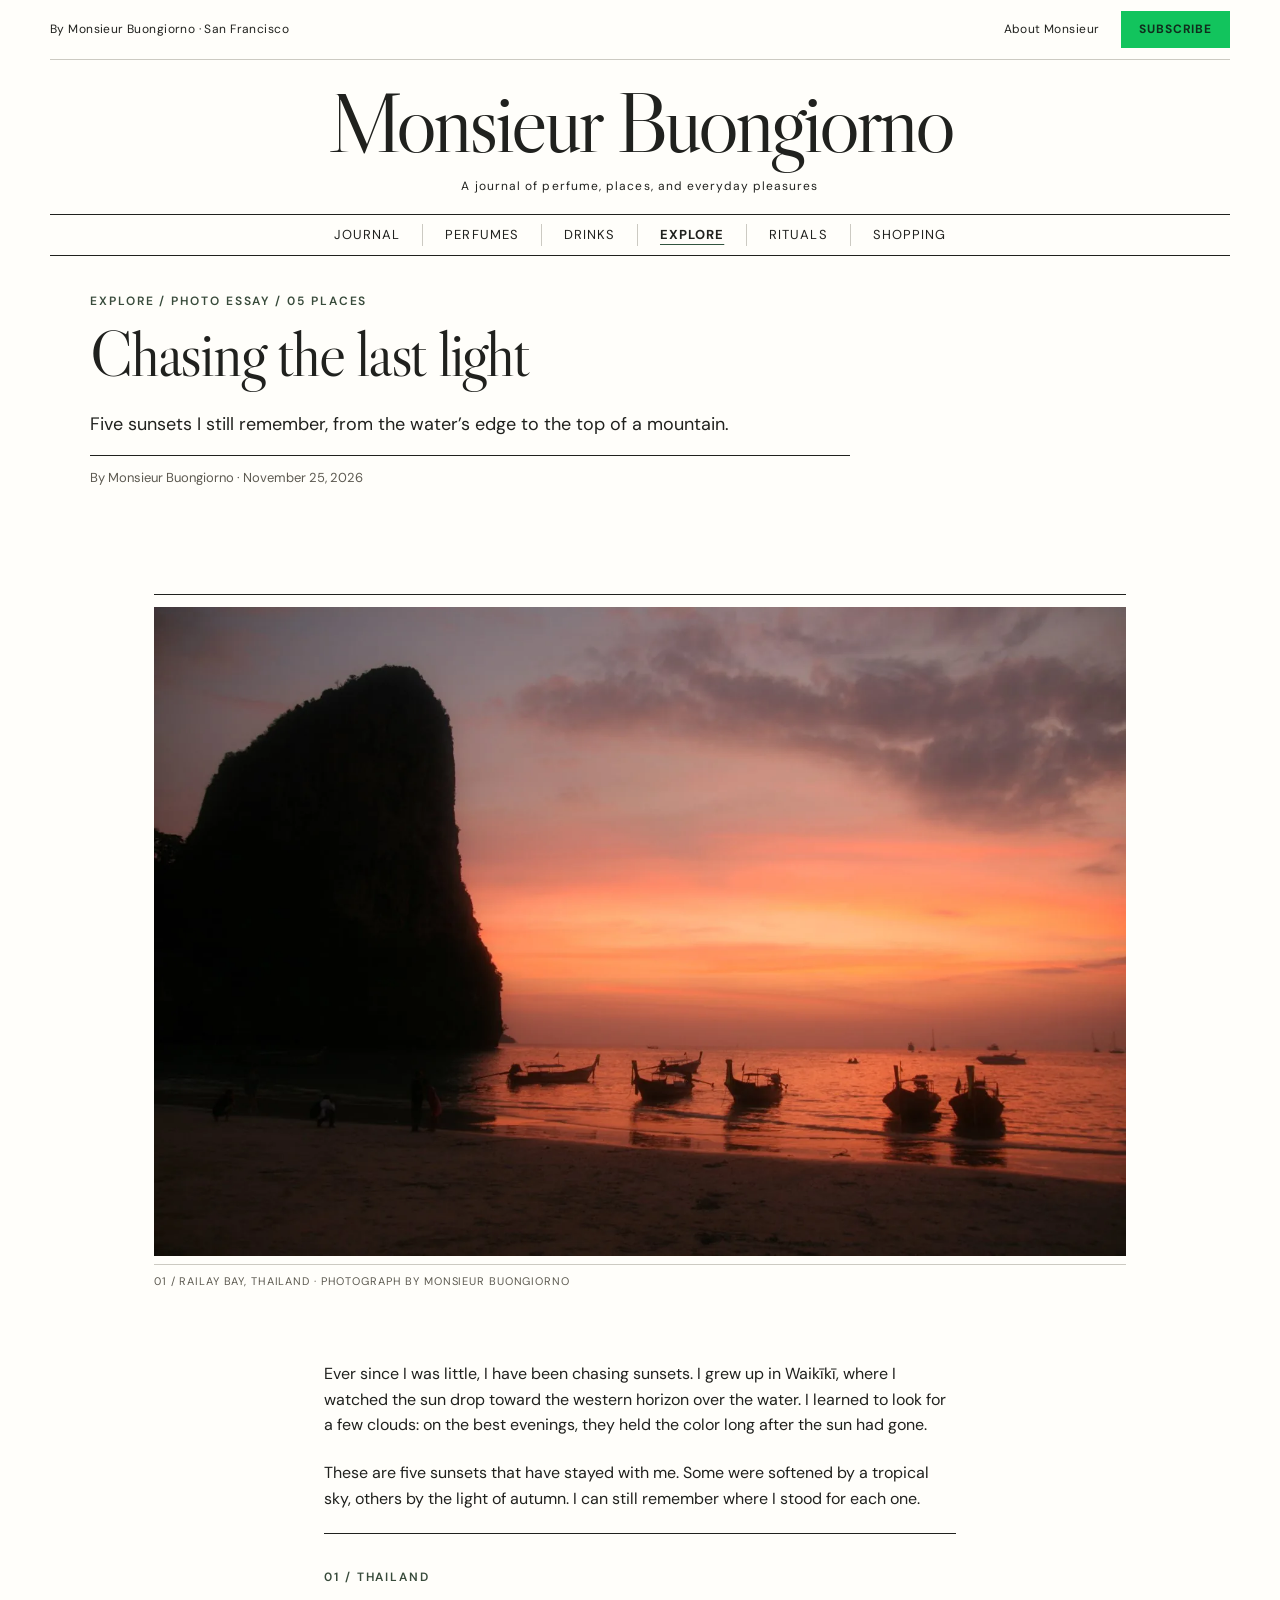
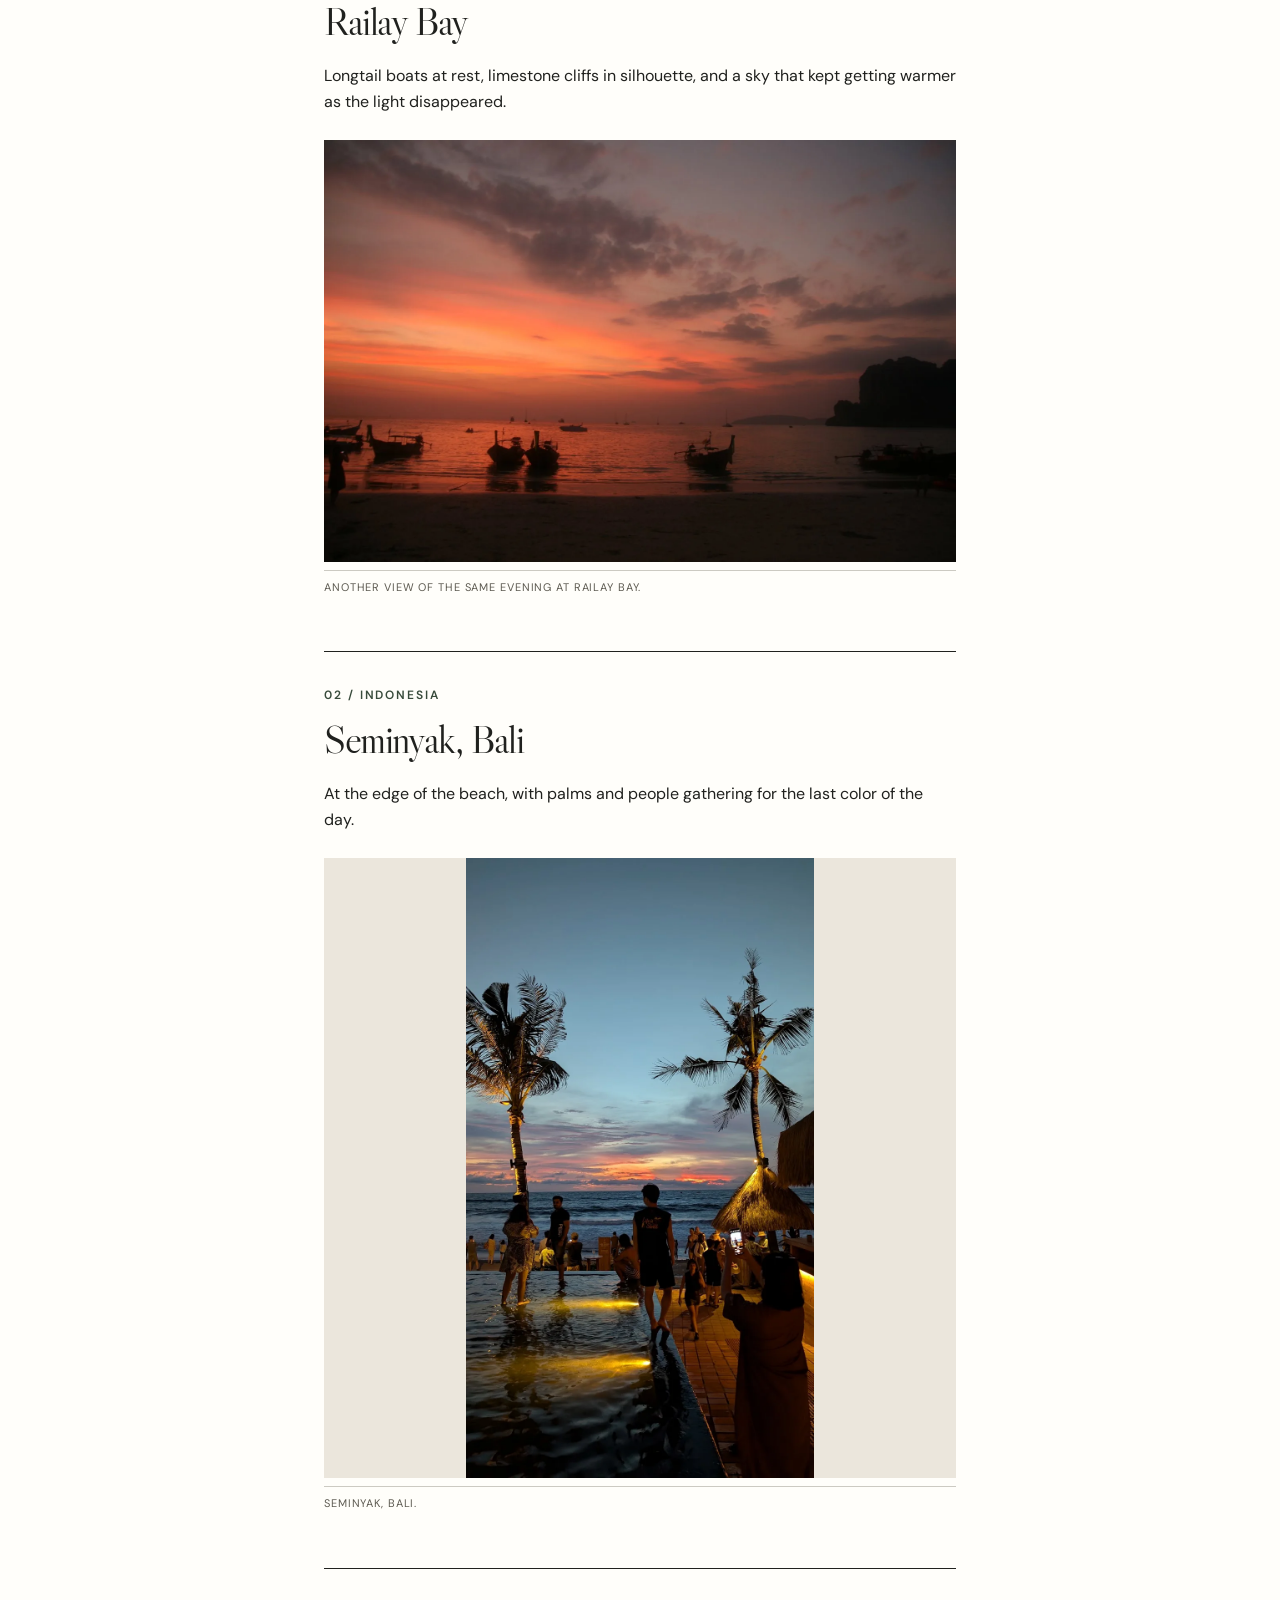
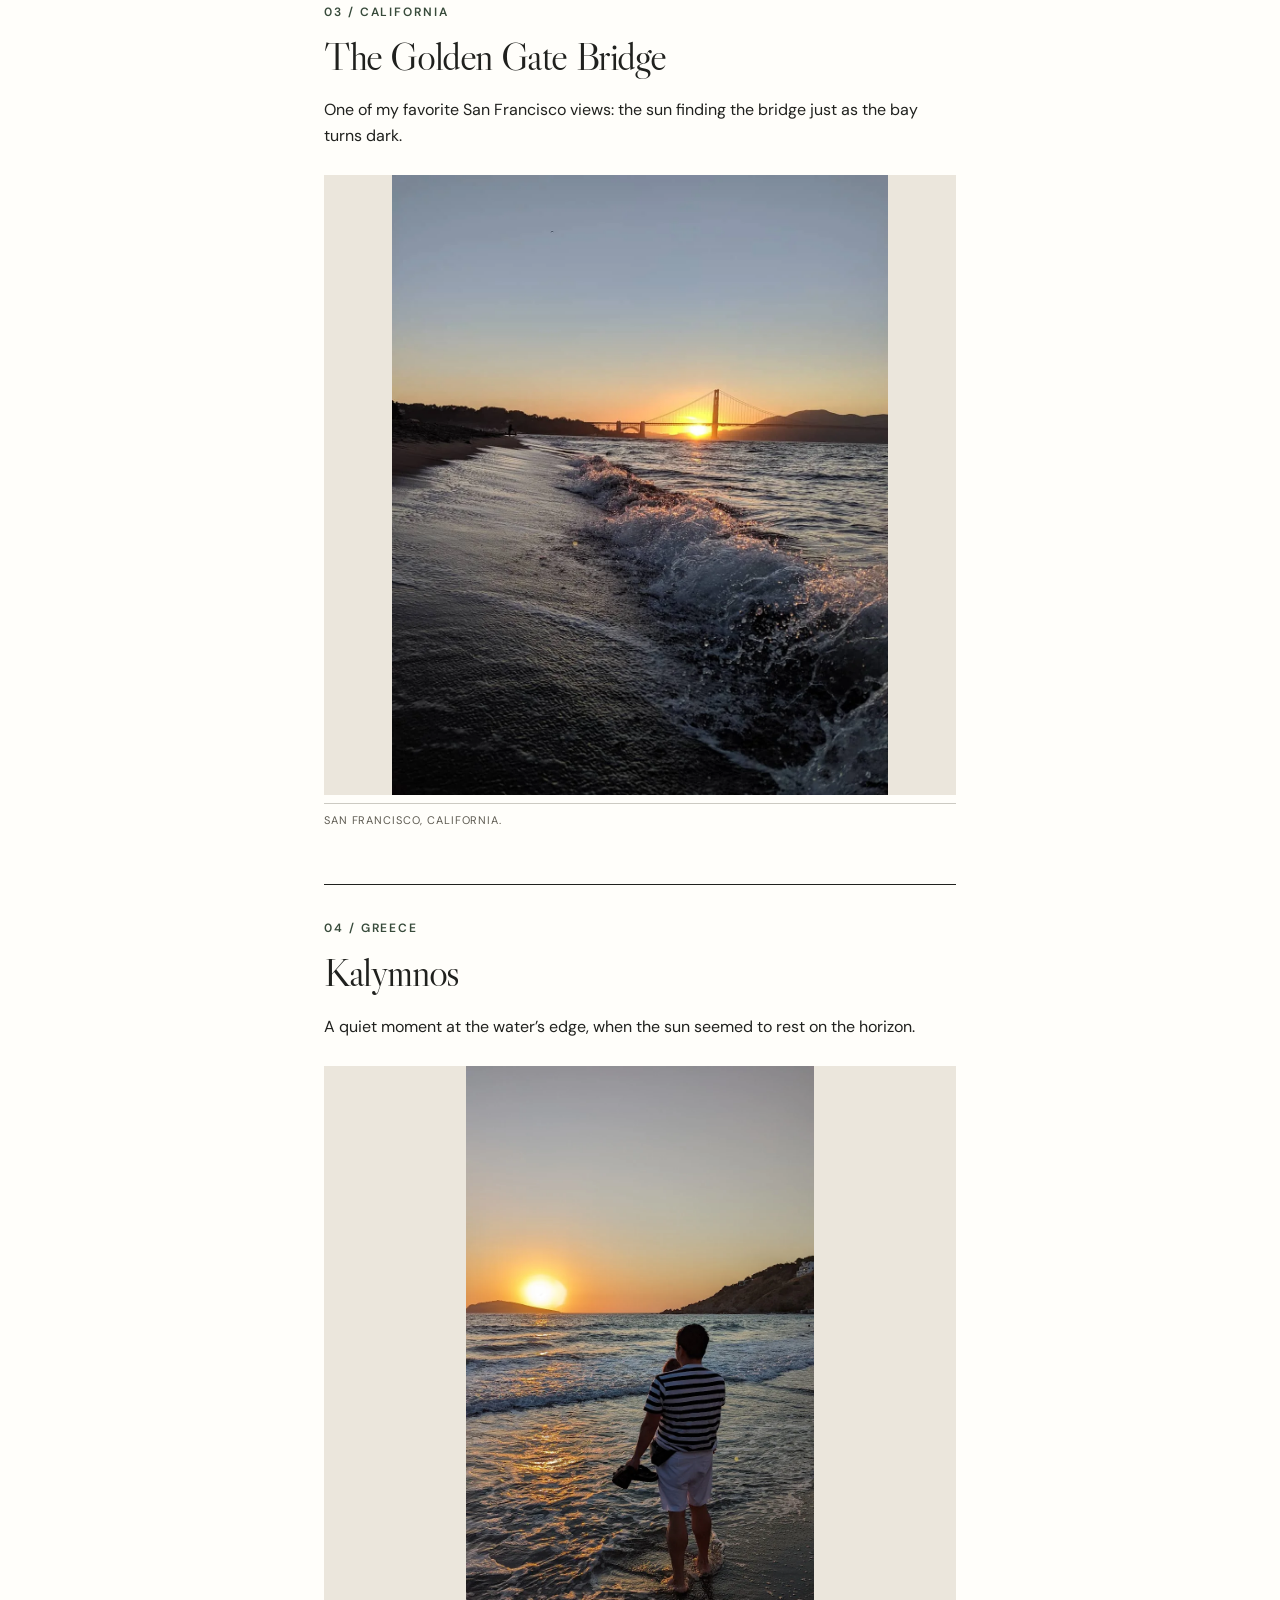
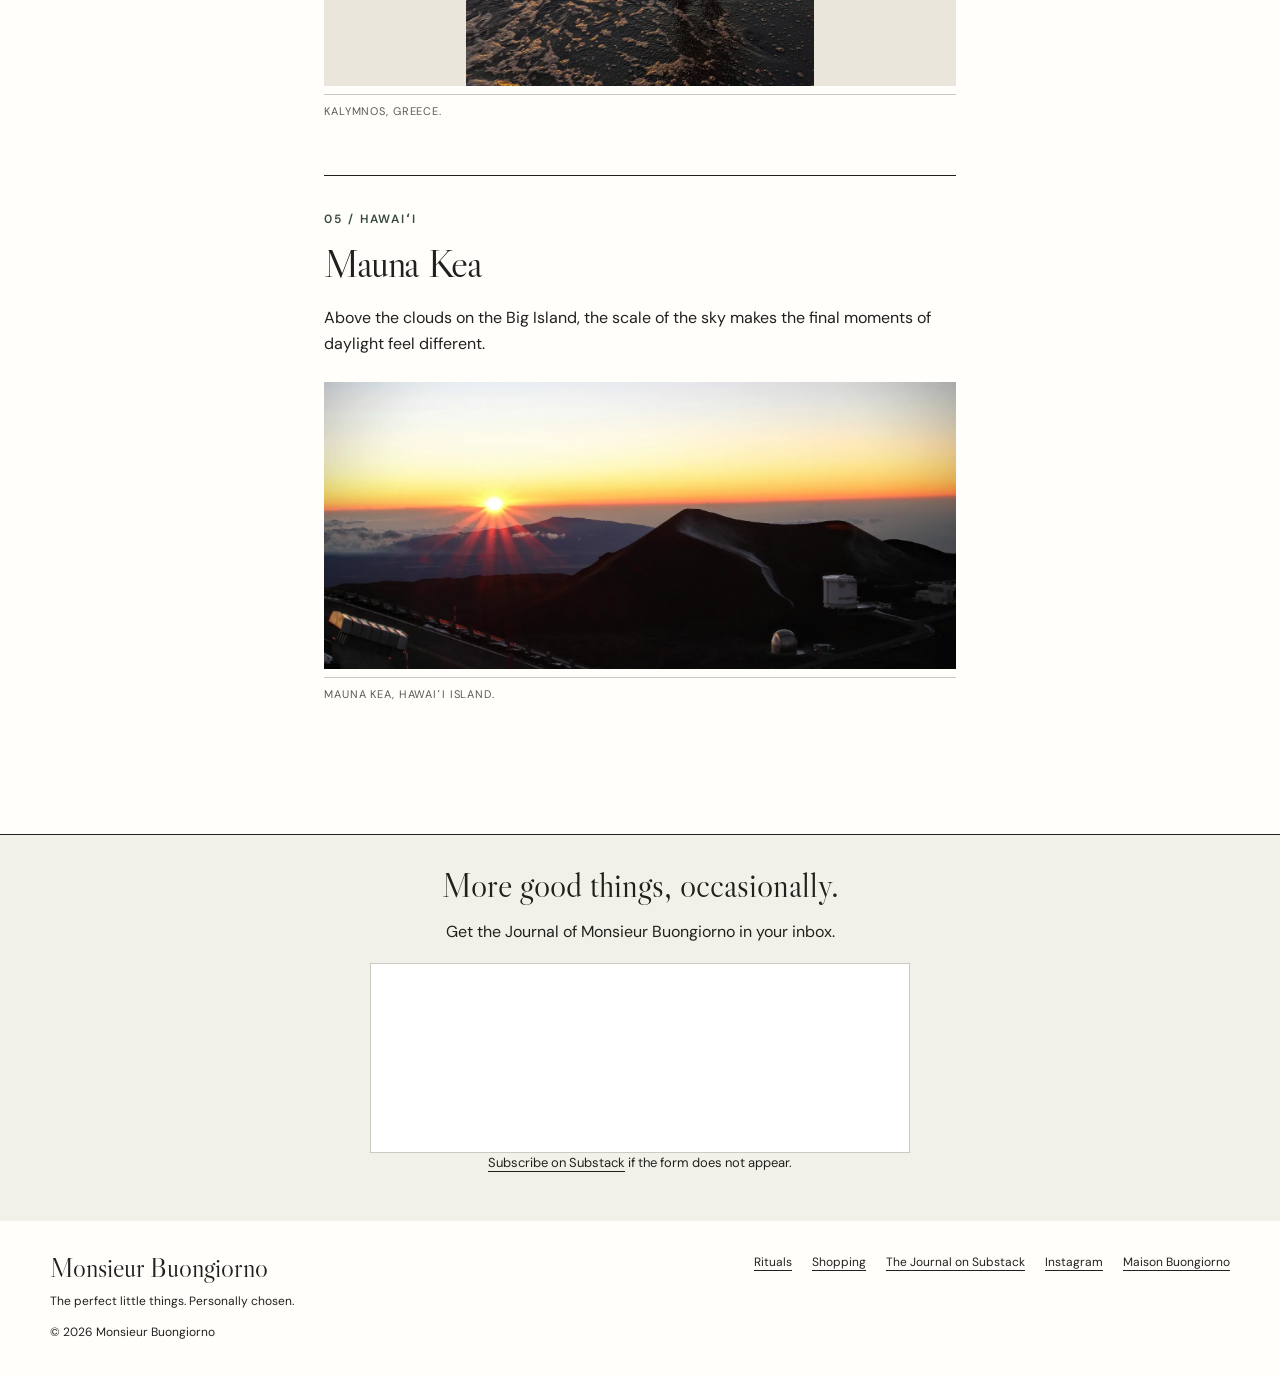
<file: explore/sunsets/index.html>
<!doctype html><html lang="en"><head><meta charset="utf-8"><meta name="viewport" content="width=device-width,initial-scale=1"><title>Chasing the Last Light | Monsieur Buongiorno</title><meta name="description" content="Five sunsets from Railay Bay, Seminyak, San Francisco, Kalymnos, and Mauna Kea, photographed by Monsieur Buongiorno."><link rel="canonical" href="https://monsieurbuongiorno.com/explore/sunsets/"><meta property="og:type" content="article"><meta property="og:title" content="Chasing the Last Light"><meta property="og:description" content="Five sunsets from Railay Bay, Seminyak, San Francisco, Kalymnos, and Mauna Kea, photographed by Monsieur Buongiorno."><meta property="og:url" content="https://monsieurbuongiorno.com/explore/sunsets/"><meta property="og:image" content="https://monsieurbuongiorno.com/assets/sunset-railay.webp"><meta name="twitter:card" content="summary_large_image"><script type="application/ld+json">{"@context": "https://schema.org", "@type": "Article", "headline": "Chasing the Last Light", "description": "Five sunsets from Railay Bay, Seminyak, San Francisco, Kalymnos, and Mauna Kea, photographed by Monsieur Buongiorno.", "url": "https://monsieurbuongiorno.com/explore/sunsets/", "image": "https://monsieurbuongiorno.com/assets/sunset-railay.webp", "author": {"@type": "Person", "name": "Monsieur Buongiorno", "url": "https://monsieurbuongiorno.com/"}, "datePublished": "2026-11-25"}</script><style>@import url('https://fonts.googleapis.com/css2?family=DM+Sans:wght@400;500;600&family=Libre+Caslon+Display&display=swap');:root{--ink:#292621;--paper:#f7f4ed;--line:#d9d1c4;--olive:#626a4d;--dark:#333c31}*{box-sizing:border-box}html{scroll-behavior:smooth}body{margin:0;background:var(--paper);color:var(--ink);font:16px/1.7 'DM Sans',sans-serif}a{color:inherit}a:hover{text-decoration-thickness:2px}header{border-bottom:1px solid var(--line);background:var(--paper)}.nav{max-width:1200px;margin:auto;padding:20px 5%;display:flex;align-items:center;gap:28px}.wordmark{font:28px/1 'Libre Caslon Display',Georgia,serif;text-decoration:none;white-space:nowrap}.links{display:flex;gap:24px;margin-left:auto;font-size:12px;letter-spacing:.12em;text-transform:uppercase;flex-wrap:wrap;justify-content:flex-end}.links a{text-decoration:none}.links a[aria-current]{text-decoration:underline;text-underline-offset:5px}.wrap{max-width:1100px;margin:auto;padding:0 5%}.eyebrow{color:var(--olive);text-transform:uppercase;letter-spacing:.17em;font-size:12px;font-weight:600}.hero{padding:70px 0 40px}.hero h1{font:clamp(49px,7vw,86px)/.98 'Libre Caslon Display',Georgia,serif;letter-spacing:-.035em;margin:18px 0 25px;max-width:900px}.dek{font-size:20px;max-width:760px;line-height:1.55}.byline{font-size:13px;color:#5d5a51}.lead{margin:18px auto 60px}.lead img{display:block;width:100%;max-height:700px;object-fit:cover}.lead figcaption,.photo figcaption{font-size:13px;color:#5d5a51;margin-top:8px}.article{max-width:760px;margin:auto;padding:0 5% 75px}.article p{margin:0 0 22px}.article h2{font:clamp(36px,4vw,52px)/1.04 'Libre Caslon Display',Georgia,serif;margin:14px 0 20px}.entry{border-top:1px solid var(--line);padding:55px 0 20px}.photo{margin:26px 0 35px}.photo img{display:block;width:100%;max-height:650px;object-fit:cover}.photo.portrait img{max-height:620px;object-fit:contain;background:#ebe6dc}.source-note{font-size:13px;color:#5d5a51;border-top:1px solid var(--line);padding-top:20px;margin-top:40px}.cta{background:var(--dark);color:#fff;padding:45px 5%;text-align:center}.cta h2{font:42px/1.1 'Libre Caslon Display',Georgia,serif;margin:0 0 15px}.signup-embed{width:100%;max-width:540px;height:190px;border:1px solid var(--line);background:#fff;display:block;margin:18px auto 0}.cta p:last-child{font-size:13px}.cta a{color:#fff}footer{max-width:1200px;margin:auto;padding:25px 5%;font-size:12px;display:flex;justify-content:space-between;gap:18px}footer a{margin-left:15px}.tiles{display:grid;grid-template-columns:repeat(3,1fr);gap:20px;margin:20px 0 90px}.tile{background:#ebe5db;text-decoration:none;display:flex;flex-direction:column}.tile img{display:block;width:100%;height:300px;object-fit:cover}.tile-copy{padding:25px}.tile h2{font:36px/1.05 'Libre Caslon Display',Georgia,serif;margin:9px 0}.tile p{margin:0}.tile .tag{font-size:11px;letter-spacing:.16em;text-transform:uppercase;color:var(--olive)}@media(max-width:800px){.tiles{grid-template-columns:1fr}.tile img{height:280px}}@media(max-width:700px){.nav{flex-wrap:wrap}.links{width:100%;margin:0;gap:15px;justify-content:flex-start}.hero{padding-top:45px}footer{display:block}footer a{margin:0 15px 0 0}}</style><link rel="icon" href="/assets/favicon.png?v=20261124" type="image/png"><link rel="apple-touch-icon" href="/assets/apple-touch-icon.png?v=20261124"><script>!function(t,e){var o,n,p,r;e.__SV||(window.posthog=e,e._i=[],e.init=function(i,s,a){function g(t,e){var o=e.split(".");2==o.length&&(t=t[o[0]],e=o[1]),t[e]=function(){t.push([e].concat(Array.prototype.slice.call(arguments,0)))}}(p=t.createElement("script")).type="text/javascript",p.crossOrigin="anonymous",p.async=!0,p.src=s.api_host.replace(".i.posthog.com","-assets.i.posthog.com")+"/static/array.js",(r=t.getElementsByTagName("script")[0]).parentNode.insertBefore(p,r);var u=e;for(void 0!==a?u=e[a]=[]:a="posthog",u.people=u.people||[],u.toString=function(t){var e="posthog";return"posthog"!==a&&(e+="."+a),t||(e+=" (stub)"),e},u.people.toString=function(){return u.toString(1)+".people (stub)"},o="init capture register register_once unregister unregister_for_session getFeatureFlag getFeatureFlagPayload isFeatureEnabled reloadFeatureFlags on onFeatureFlags opt_in_capturing opt_out_capturing has_opted_in_capturing has_opted_out_capturing".split(" "),n=0;n<o.length;n++)g(u,o[n]);e._i.push([i,s,a])},e.__SV=1)}(document,window.posthog||[]);posthog.init('phc_uu5TSxzBv7hr99KFHv97oArM2oFrDekxDJQEmMLBhRXt',{api_host:'https://us.i.posthog.com',person_profiles:'identified_only',capture_pageview:true,autocapture:false,disable_session_recording:true});posthog.register({site:'monsieurbuongiorno.com'});if(location.hostname==='localhost'||location.hostname==='127.0.0.1')posthog.opt_out_capturing();</script><link rel="stylesheet" href="/assets/editorial.css?v=20261127a"><link rel="stylesheet" href="/assets/journal.css?v=20261127b"></head><body><header class="journal-header"><div class="journal-utility"><span>By Monsieur Buongiorno · San Francisco</span><div><a href="/#about">About Monsieur</a><a class="subscribe-button" href="/#letter">Subscribe</a></div></div><div class="masthead"><a href="/" aria-label="Monsieur Buongiorno home">Monsieur Buongiorno</a><p>A journal of perfume, places, and everyday pleasures</p></div><nav class="journal-nav" aria-label="Main navigation"><a href="/">Journal</a><a href="/perfumes/">Perfumes</a><a href="/drinks/">Drinks</a><a href="/explore/" aria-current="page">Explore</a><a href="/rituals/">Rituals</a><a href="/shopping/">Shopping</a></nav></header><main><section class="wrap hero"><div class="eyebrow">Explore / Photo essay / 05 places</div><h1>Chasing the last light</h1><p class="dek">Five sunsets I still remember, from the water’s edge to the top of a mountain.</p><p class="byline">By Monsieur Buongiorno · November 25, 2026</p></section><div class="wrap"><figure class="lead"><img src="/assets/sunset-railay.webp" alt="Longtail boats silhouetted against a coral sunset at Railay Bay"><figcaption>01 / Railay Bay, Thailand · Photograph by Monsieur Buongiorno</figcaption></figure></div><article class="article"><p>Ever since I was little, I have been chasing sunsets. I grew up in Waikīkī, where I watched the sun drop toward the western horizon over the water. I learned to look for a few clouds: on the best evenings, they held the color long after the sun had gone.</p><p>These are five sunsets that have stayed with me. Some were softened by a tropical sky, others by the light of autumn. I can still remember where I stood for each one.</p><section class="entry"><div class="eyebrow">01 / Thailand</div><h2>Railay Bay</h2><p>Longtail boats at rest, limestone cliffs in silhouette, and a sky that kept getting warmer as the light disappeared.</p><figure class="photo"><img src="/assets/sunset-railay-boats.webp" alt="Longtail boats at Railay Bay at dusk" loading="lazy"><figcaption>Another view of the same evening at Railay Bay.</figcaption></figure></section><section class="entry"><div class="eyebrow">02 / Indonesia</div><h2>Seminyak, Bali</h2><p>At the edge of the beach, with palms and people gathering for the last color of the day.</p><figure class="photo portrait"><img src="/assets/sunset-seminyak.webp" alt="Palm trees and beachgoers watching dusk at Seminyak, Bali" loading="lazy"><figcaption>Seminyak, Bali.</figcaption></figure></section><section class="entry"><div class="eyebrow">03 / California</div><h2>The Golden Gate Bridge</h2><p>One of my favorite San Francisco views: the sun finding the bridge just as the bay turns dark.</p><figure class="photo portrait"><img src="/assets/sunset-golden-gate.webp" alt="Sunset behind the Golden Gate Bridge seen from the beach" loading="lazy"><figcaption>San Francisco, California.</figcaption></figure></section><section class="entry"><div class="eyebrow">04 / Greece</div><h2>Kalymnos</h2><p>A quiet moment at the water’s edge, when the sun seemed to rest on the horizon.</p><figure class="photo portrait"><img src="/assets/sunset-kalymnos.webp" alt="A person standing at the water’s edge at sunset on Kalymnos" loading="lazy"><figcaption>Kalymnos, Greece.</figcaption></figure></section><section class="entry"><div class="eyebrow">05 / Hawaiʻi</div><h2>Mauna Kea</h2><p>Above the clouds on the Big Island, the scale of the sky makes the final moments of daylight feel different.</p><figure class="photo"><img src="/assets/sunset-mauna-kea.webp" alt="Sun setting above the clouds from the summit area of Mauna Kea" loading="lazy"><figcaption>Mauna Kea, Hawaiʻi Island.</figcaption></figure></section></article></main><aside class="cta"><h2>More good things, occasionally.</h2><p>Get the Journal of Monsieur Buongiorno in your inbox.</p><iframe class="signup-embed" src="https://monsieurbuongiorno.substack.com/embed" title="Subscribe to the Journal of Monsieur Buongiorno" loading="lazy" referrerpolicy="strict-origin-when-cross-origin"></iframe><p><a href="https://monsieurbuongiorno.substack.com/subscribe">Subscribe on Substack</a> if the form does not appear.</p></aside><footer class="journal-footer"><div><a class="footer-title" href="/">Monsieur Buongiorno</a><p>The perfect little things. Personally chosen.</p><span>© 2026 Monsieur Buongiorno</span></div><nav aria-label="Footer navigation"><a href="/rituals/">Rituals</a><a href="/shopping/">Shopping</a><a href="https://monsieurbuongiorno.substack.com/">The Journal on Substack</a><a href="https://www.instagram.com/monsieurbuongiorno/">Instagram</a><a href="https://maisonbuongiorno.com/">Maison Buongiorno</a></nav></footer></body></html>
</file>
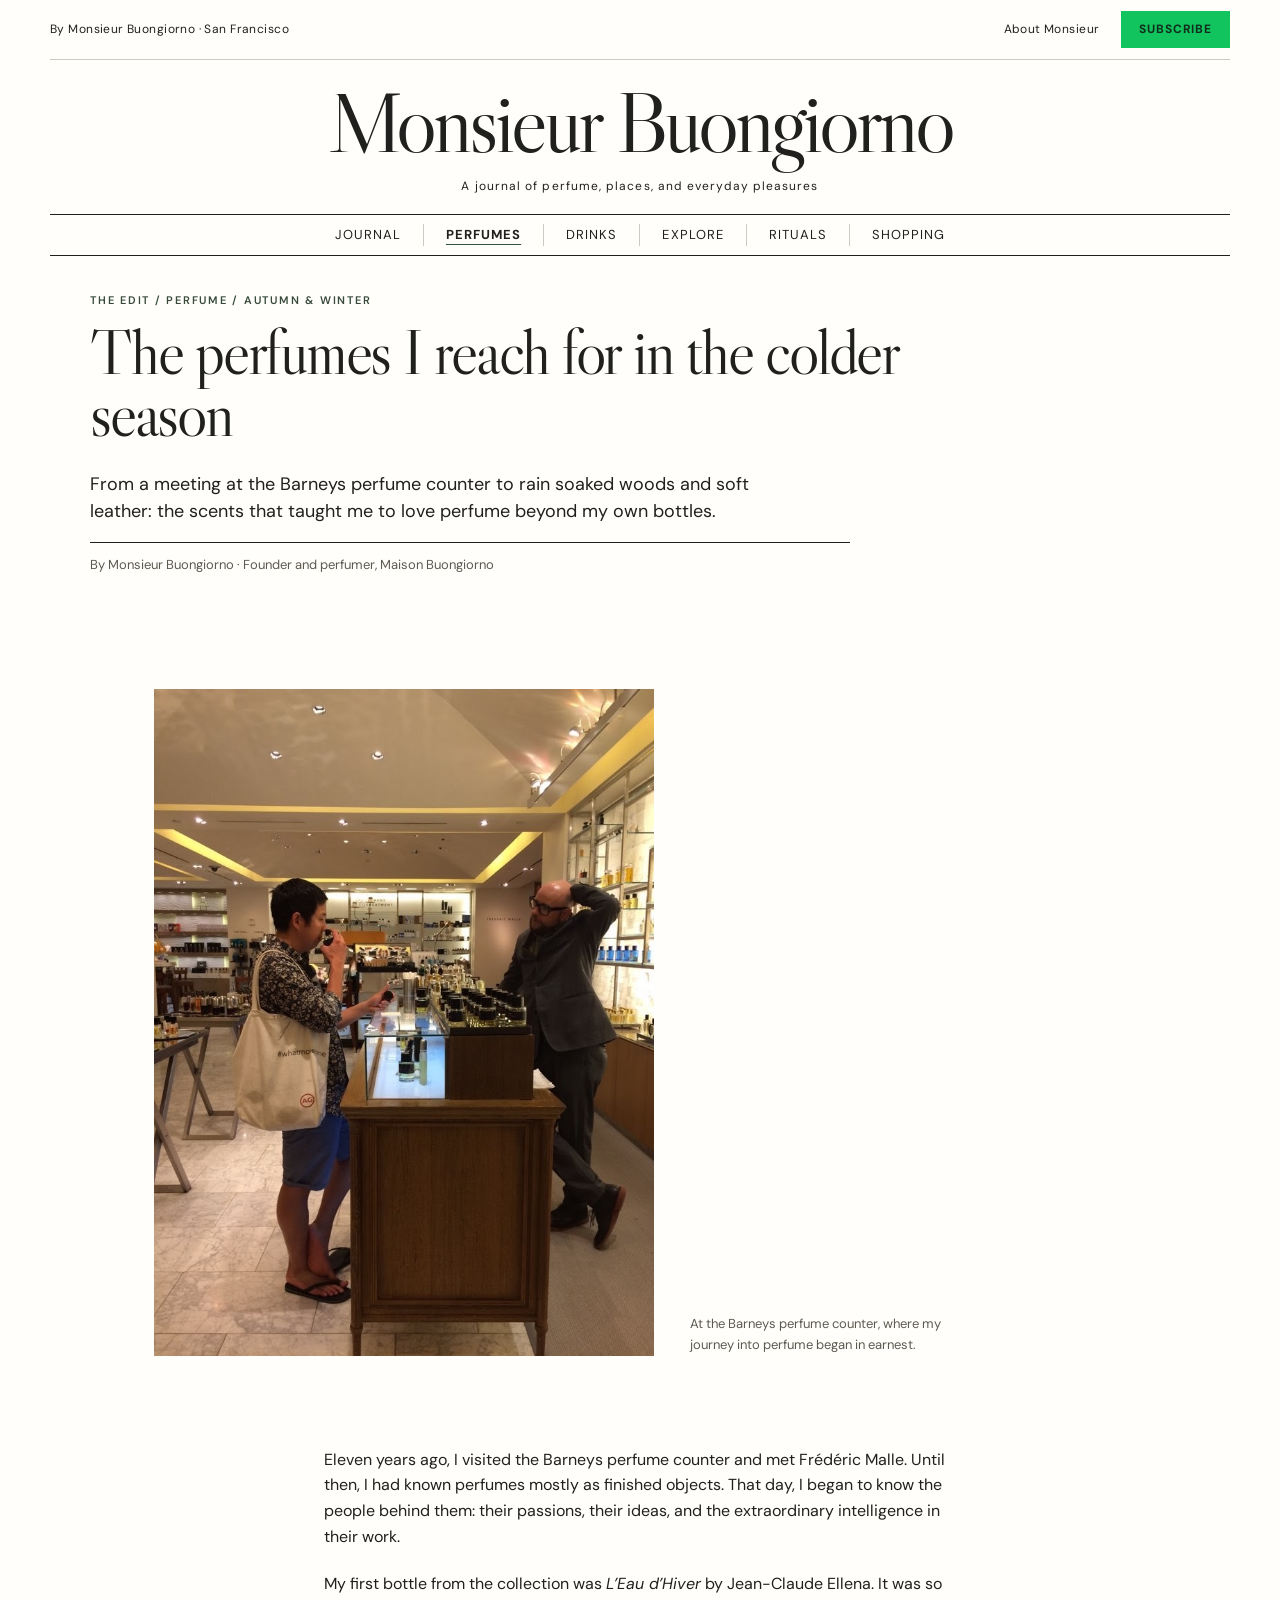
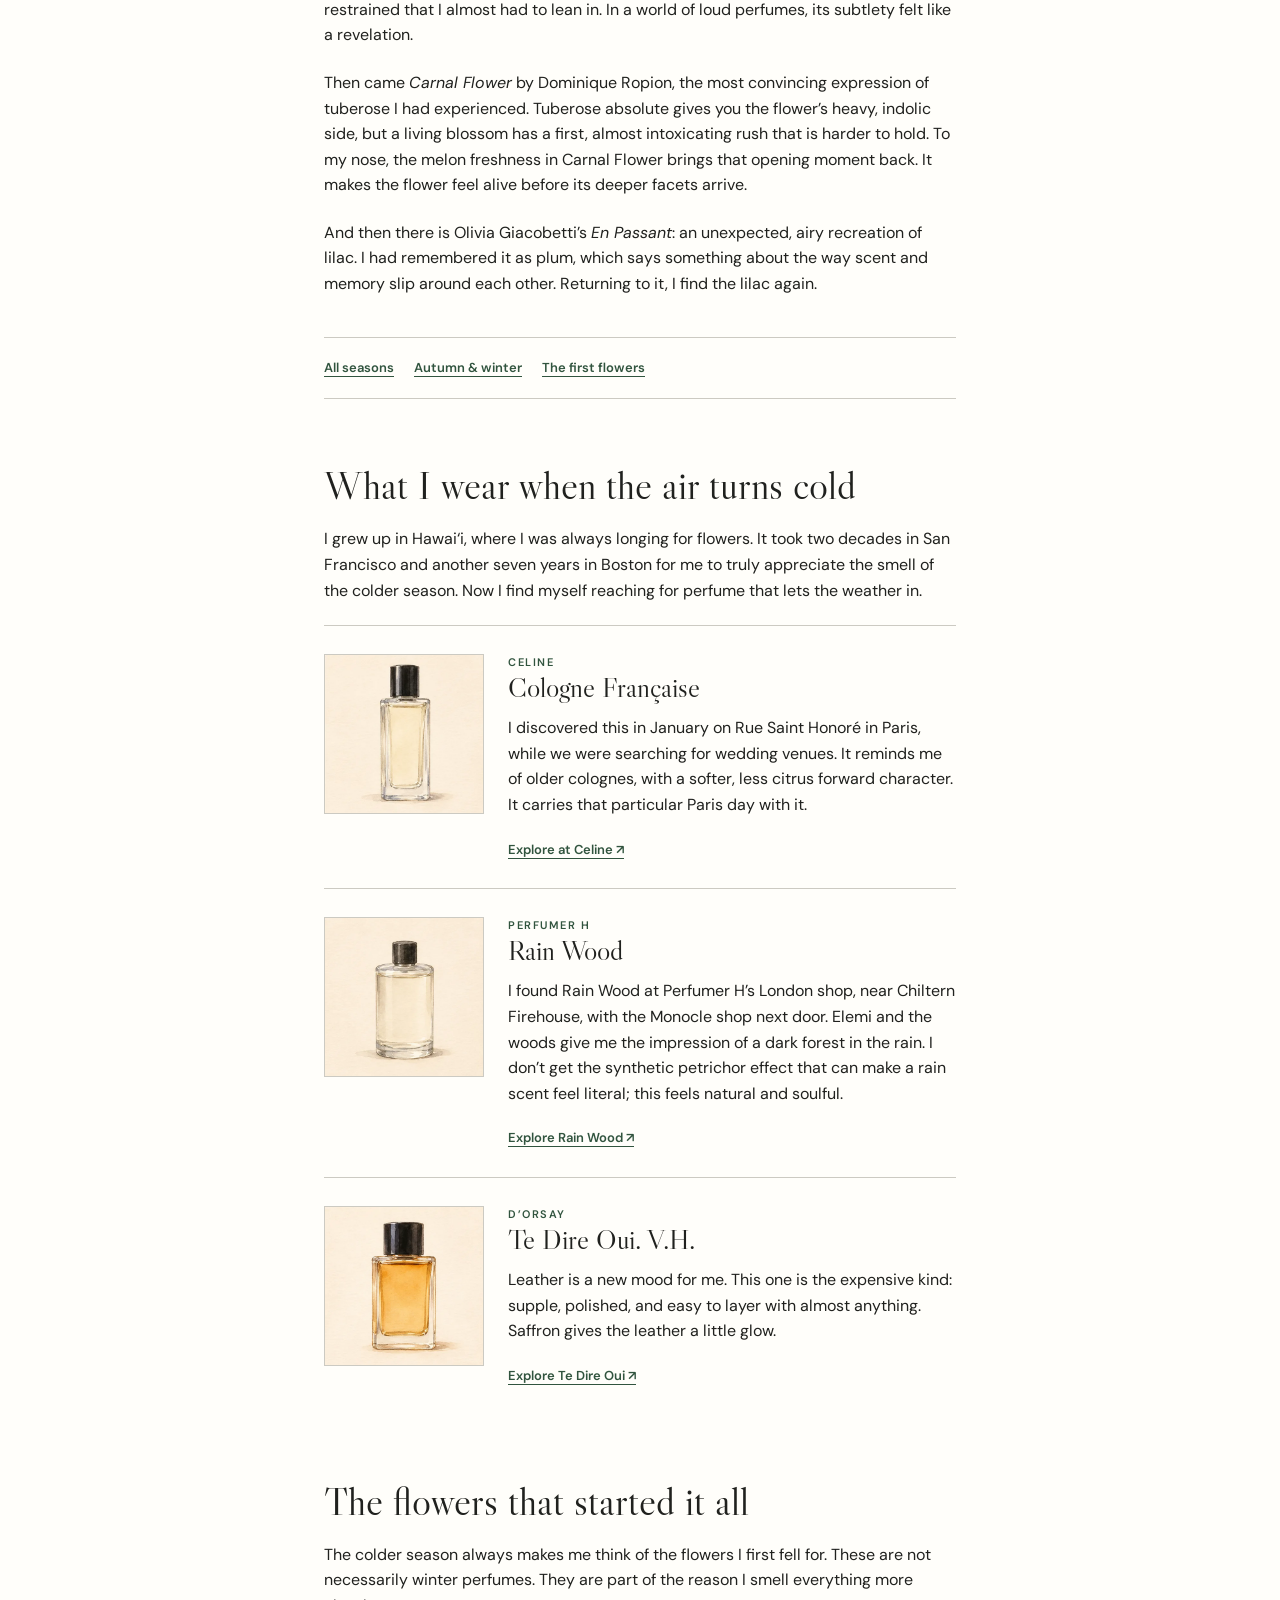
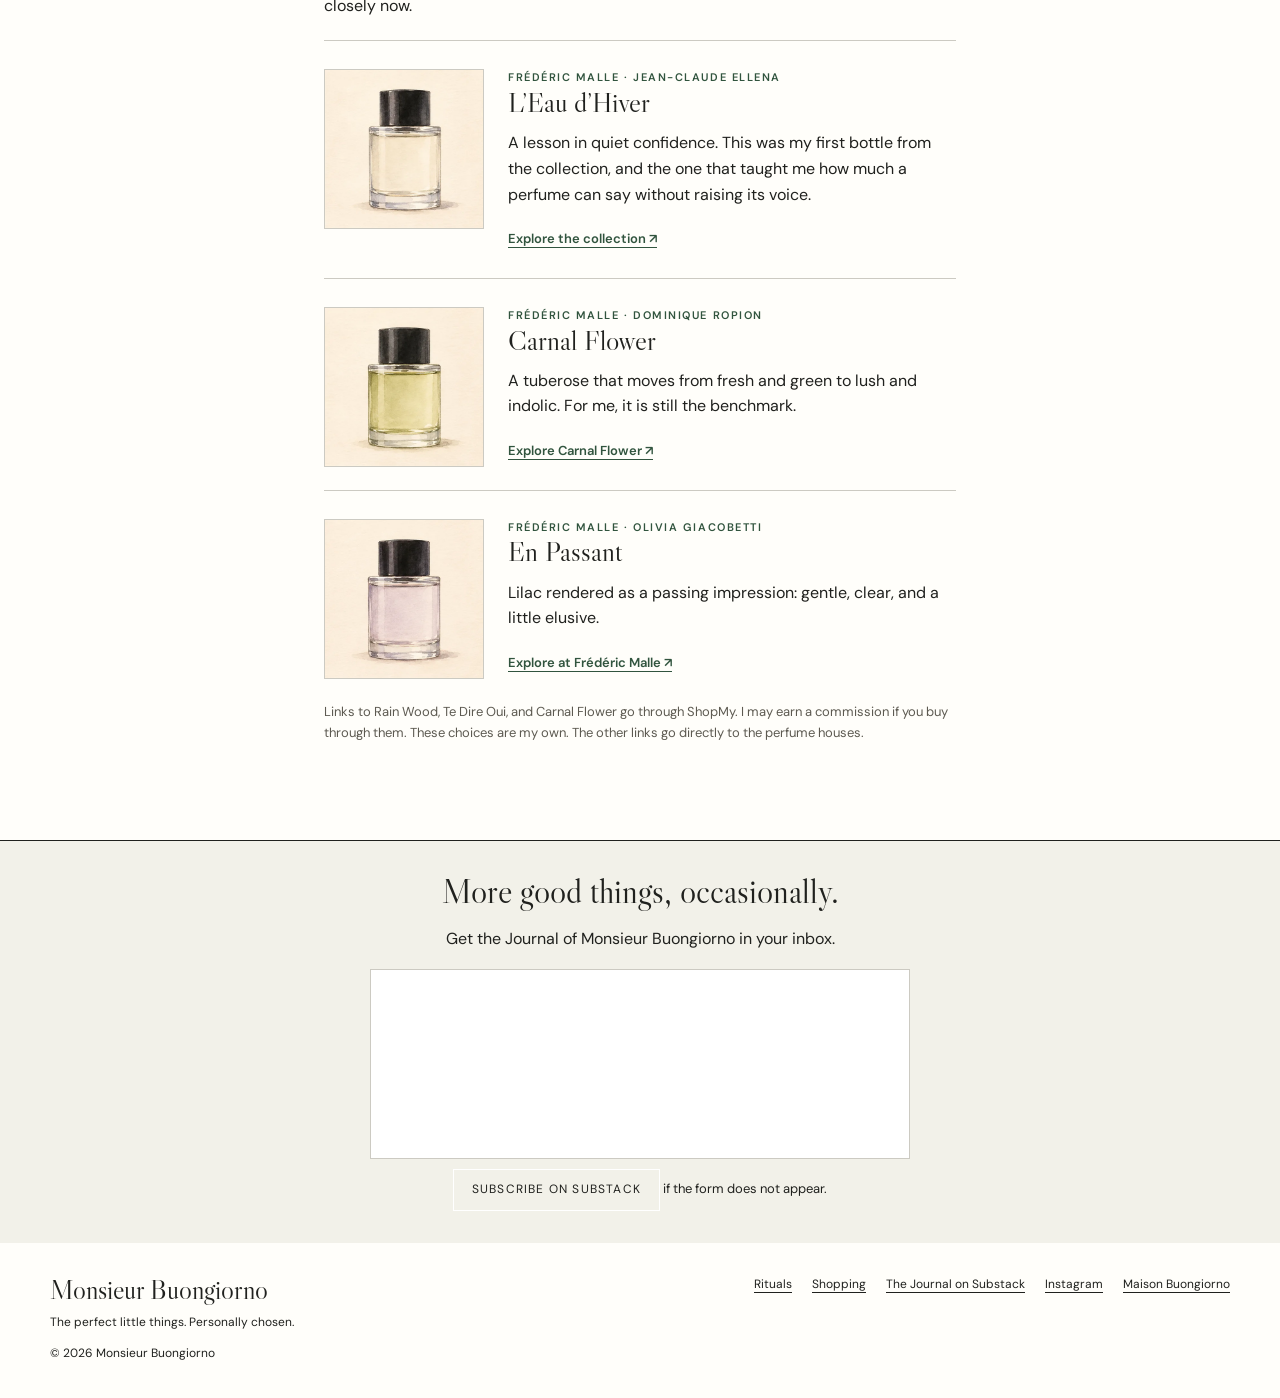
<file: perfumes/cold-season/index.html>
<!doctype html><html lang="en"><head><meta charset="utf-8"><meta name="viewport" content="width=device-width,initial-scale=1"><title>Perfumes for the Colder Season | Monsieur Buongiorno</title><meta name="description" content="Monsieur Buongiorno on Celine Cologne Française, Perfumer H Rain Wood, D’Orsay Te Dire Oui, and the scents that began his journey."><link rel="canonical" href="https://monsieurbuongiorno.com/perfumes/cold-season/"><meta property="og:type" content="article"><meta property="og:title" content="Perfumes for the Colder Season | Monsieur Buongiorno"><meta property="og:description" content="Monsieur Buongiorno on Celine Cologne Française, Perfumer H Rain Wood, D’Orsay Te Dire Oui, and the scents that began his journey."><meta property="og:url" content="https://monsieurbuongiorno.com/perfumes/cold-season/"><meta property="og:image" content="https://monsieurbuongiorno.com/assets/barneys-perfume-counter.jpg"><script type="application/ld+json">{"@context": "https://schema.org", "@type": "BlogPosting", "headline": "The perfumes I reach for in the colder season", "description": "Monsieur Buongiorno shares the perfumes he reaches for in autumn and winter, and the Frédéric Malle scents that began his perfume journey.", "image": "https://monsieurbuongiorno.com/assets/barneys-perfume-counter.jpg", "url": "https://monsieurbuongiorno.com/perfumes/cold-season/", "author": {"@type": "Person", "name": "Monsieur Buongiorno", "url": "https://monsieurbuongiorno.com/"}, "publisher": {"@type": "Person", "name": "Monsieur Buongiorno", "url": "https://monsieurbuongiorno.com/"}}</script><style>
@import url('https://fonts.googleapis.com/css2?family=DM+Sans:wght@400;500;600&family=Libre+Caslon+Display&display=swap');
:root{--ink:#292621;--paper:#f7f4ed;--line:#d9d1c4;--olive:#626a4d;--dark:#333c31}*{box-sizing:border-box}body{margin:0;background:var(--paper);color:var(--ink);font:16px/1.7 'DM Sans',sans-serif}a{color:inherit}a:hover{text-decoration-thickness:2px}header{border-bottom:1px solid var(--line);background:var(--paper)}.nav{max-width:1200px;margin:auto;padding:20px 5%;display:flex;align-items:center;gap:28px}.wordmark{font:28px/1 'Libre Caslon Display',Georgia,serif;text-decoration:none;white-space:nowrap}.links{display:flex;gap:24px;margin-left:auto;font-size:12px;letter-spacing:.12em;text-transform:uppercase}.links a{text-decoration:none}.wrap{max-width:1100px;margin:auto;padding:0 5%}.eyebrow{color:var(--olive);text-transform:uppercase;letter-spacing:.17em;font-size:11px;font-weight:600}.hero{padding:70px 0 45px}.hero h1{font:clamp(47px,7vw,82px)/.97 'Libre Caslon Display',Georgia,serif;letter-spacing:-.035em;margin:18px 0 25px;max-width:850px}.dek{font-size:20px;max-width:730px;line-height:1.55}.byline{font-size:13px;color:#5d5a51}.lead-photo{margin:25px 0 55px;display:grid;grid-template-columns:minmax(0,500px) 1fr;gap:36px;align-items:end}.lead-photo img{width:100%;height:auto;display:block}.lead-photo figcaption{font-size:13px;color:#5d5a51;max-width:280px}.article{max-width:760px;margin:auto;padding:0 5% 75px}.article h2{font:40px/1.05 'Libre Caslon Display',Georgia,serif;margin:65px 0 20px}.article h3{font:28px/1.12 'Libre Caslon Display',Georgia,serif;margin:0 0 12px}.article p{margin:0 0 22px}.season-nav,.shelf{border-top:1px solid var(--line);border-bottom:1px solid var(--line);padding:20px 0;margin:40px 0;display:flex;flex-wrap:wrap;gap:20px}.season-nav a,.card a{color:var(--olive);font-size:13px;font-weight:600}.pick{border-top:1px solid var(--line);padding:28px 0 12px}.pick .brand{font-size:11px;letter-spacing:.14em;text-transform:uppercase;color:var(--olive);font-weight:600}.pick a{display:inline-block;margin:0 0 16px;color:var(--olive);font-size:13px;font-weight:600}.note{font-size:13px;color:#5d5a51}.cta{background:var(--dark);color:#fff;padding:42px 5%;text-align:center}.cta h2{font:42px/1.1 'Libre Caslon Display',Georgia,serif;margin:0 0 15px}.cta a{display:inline-block;border:1px solid #fff;text-decoration:none;padding:10px 18px;font-size:12px;letter-spacing:.1em;text-transform:uppercase}footer{max-width:1200px;margin:auto;padding:25px 5%;font-size:12px;display:flex;justify-content:space-between;gap:18px}footer a{margin-left:15px}@media(max-width:700px){.nav{flex-wrap:wrap}.links{width:100%;margin:0;gap:15px}.hero{padding-top:45px}.lead-photo{grid-template-columns:1fr;margin:20px 0 35px}.article h2{font-size:35px}footer{display:block}footer a{margin:0 15px 0 0}}
.pick{display:grid;grid-template-columns:160px minmax(0,1fr);column-gap:24px;align-items:start}.pick .bottle-art{grid-row:1/5;margin:0;display:block}.bottle-art img{width:100%;height:auto;display:block;border:1px solid var(--line)}.pick .brand,.pick h3,.pick p,.pick>a:not(.bottle-art){grid-column:2}@media(max-width:550px){.pick{grid-template-columns:110px minmax(0,1fr);gap:0 15px}.pick h3{font-size:25px}}
.links{flex-wrap:wrap;justify-content:flex-end}@media(max-width:700px){.links{justify-content:flex-start}.wordmark{font-size:25px}}.signup-embed{width:100%;max-width:540px;height:190px;border:1px solid var(--line);background:#fff;display:block;margin:18px auto 0}.signup-fallback{font-size:13px;margin:10px 0 0}
</style><link rel="icon" href="/assets/favicon.png?v=20261124" type="image/png"><link rel="icon" href="/assets/favicon.ico?v=20261124" sizes="any"><link rel="apple-touch-icon" href="/assets/apple-touch-icon.png?v=20261124"><script>!function(t,e){var o,n,p,r;e.__SV||(window.posthog=e,e._i=[],e.init=function(i,s,a){function g(t,e){var o=e.split(".");2==o.length&&(t=t[o[0]],e=o[1]),t[e]=function(){t.push([e].concat(Array.prototype.slice.call(arguments,0)))}}(p=t.createElement("script")).type="text/javascript",p.crossOrigin="anonymous",p.async=!0,p.src=s.api_host.replace(".i.posthog.com","-assets.i.posthog.com")+"/static/array.js",(r=t.getElementsByTagName("script")[0]).parentNode.insertBefore(p,r);var u=e;for(void 0!==a?u=e[a]=[]:a="posthog",u.people=u.people||[],u.toString=function(t){var e="posthog";return"posthog"!==a&&(e+="."+a),t||(e+=" (stub)"),e},u.people.toString=function(){return u.toString(1)+".people (stub)"},o="init capture register register_once unregister unregister_for_session unregister_for_session getFeatureFlag getFeatureFlagPayload isFeatureEnabled reloadFeatureFlags updateEarlyAccessFeatureEnrollment getEarlyAccessFeatures on onFeatureFlags onSessionId getSurveys getActiveMatchingSurveys renderSurvey canRender get_distinct_id get_session_id opt_in_capturing opt_out_capturing has_opted_in_capturing has_opted_out_capturing".split(" "),n=0;n<o.length;n++)g(u,o[n]);e._i.push([i,s,a])},e.__SV=1)}(document,window.posthog||[]);posthog.init('phc_uu5TSxzBv7hr99KFHv97oArM2oFrDekxDJQEmMLBhRXt',{api_host:'https://us.i.posthog.com',person_profiles:'identified_only',capture_pageview:true,autocapture:false,disable_session_recording:true});posthog.register({site:'monsieurbuongiorno.com'});if(location.hostname==='localhost'||location.hostname==='127.0.0.1')posthog.opt_out_capturing();document.addEventListener('click',function(e){var a=e.target.closest('a[href^="https://go.shopmy.us/"]');if(a)posthog.capture('shopmy_link_clicked',{site:'monsieurbuongiorno.com',article:location.pathname,link:a.href})});</script><link rel="stylesheet" href="/assets/editorial.css?v=20261127a"><link rel="stylesheet" href="/assets/journal.css?v=20261127b"></head><body><header class="journal-header"><div class="journal-utility"><span>By Monsieur Buongiorno · San Francisco</span><div><a href="/#about">About Monsieur</a><a class="subscribe-button" href="/#letter">Subscribe</a></div></div><div class="masthead"><a href="/" aria-label="Monsieur Buongiorno home">Monsieur Buongiorno</a><p>A journal of perfume, places, and everyday pleasures</p></div><nav class="journal-nav" aria-label="Main navigation"><a href="/">Journal</a><a href="/perfumes/" aria-current="page">Perfumes</a><a href="/drinks/">Drinks</a><a href="/explore/">Explore</a><a href="/rituals/">Rituals</a><a href="/shopping/">Shopping</a></nav></header><main><section class="wrap hero"><div class="eyebrow">The Edit / Perfume / Autumn &amp; Winter</div><h1>The perfumes I reach for in the colder season</h1><p class="dek">From a meeting at the Barneys perfume counter to rain soaked woods and soft leather: the scents that taught me to love perfume beyond my own bottles.</p><p class="byline">By Monsieur Buongiorno · Founder and perfumer, Maison Buongiorno</p></section><div class="wrap"><figure class="lead-photo"><img src="/assets/barneys-perfume-counter.jpg" width="720" height="960" alt="Monsieur Buongiorno exploring perfume at the Barneys counter" loading="eager"><figcaption>At the Barneys perfume counter, where my journey into perfume began in earnest.</figcaption></figure></div><article class="article"><p>Eleven years ago, I visited the Barneys perfume counter and met Frédéric Malle. Until then, I had known perfumes mostly as finished objects. That day, I began to know the people behind them: their passions, their ideas, and the extraordinary intelligence in their work.</p><p>My first bottle from the collection was <em>L’Eau d’Hiver</em> by Jean-Claude Ellena. It was so restrained that I almost had to lean in. In a world of loud perfumes, its subtlety felt like a revelation.</p><p>Then came <em>Carnal Flower</em> by Dominique Ropion, the most convincing expression of tuberose I had experienced. Tuberose absolute gives you the flower’s heavy, indolic side, but a living blossom has a first, almost intoxicating rush that is harder to hold. To my nose, the melon freshness in Carnal Flower brings that opening moment back. It makes the flower feel alive before its deeper facets arrive.</p><p>And then there is Olivia Giacobetti’s <em>En Passant</em>: an unexpected, airy recreation of lilac. I had remembered it as plum, which says something about the way scent and memory slip around each other. Returning to it, I find the lilac again.</p><nav class="season-nav" aria-label="Perfume seasons"><a href="/perfumes/">All seasons</a><a href="#cold-weather">Autumn &amp; winter</a><a href="#first-flowers">The first flowers</a></nav><h2 id="cold-weather">What I wear when the air turns cold</h2><p>I grew up in Hawai‘i, where I was always longing for flowers. It took two decades in San Francisco and another seven years in Boston for me to truly appreciate the smell of the colder season. Now I find myself reaching for perfume that lets the weather in.</p><section class="pick" id="cologne-francaise"><a class="bottle-art" href="https://www.celine.com/en-gb/haute-parfumerie/fragrances/cologne-francaise-eau-de-parfum-100ml-6PC1H0405.37TT.html" target="_blank" rel="noopener" aria-label="Explore Celine Cologne Française"><img src="/assets/illustration-celine-cologne-francaise.webp" width="492" height="492" alt="Watercolor illustration of Celine Cologne Française" loading="lazy"></a><div class="brand">Celine</div><h3>Cologne Française</h3><p>I discovered this in January on Rue Saint Honoré in Paris, while we were searching for wedding venues. It reminds me of older colognes, with a softer, less citrus forward character. It carries that particular Paris day with it.</p><a href="https://www.celine.com/en-gb/haute-parfumerie/fragrances/cologne-francaise-eau-de-parfum-100ml-6PC1H0405.37TT.html" target="_blank" rel="noopener">Explore at Celine ↗</a></section><section class="pick" id="rain-wood"><a class="bottle-art" href="https://go.shopmy.us/p-110095065" target="_blank" rel="sponsored nofollow noopener" aria-label="Explore Perfumer H Rain Wood"><img src="/assets/illustration-perfumer-h-rain-wood.webp" width="492" height="492" alt="Watercolor illustration of Perfumer H Rain Wood" loading="lazy"></a><div class="brand">Perfumer H</div><h3>Rain Wood</h3><p>I found Rain Wood at Perfumer H’s London shop, near Chiltern Firehouse, with the Monocle shop next door. Elemi and the woods give me the impression of a dark forest in the rain. I don’t get the synthetic petrichor effect that can make a rain scent feel literal; this feels natural and soulful.</p><a href="https://go.shopmy.us/p-110095065" target="_blank" rel="sponsored nofollow noopener">Explore Rain Wood ↗</a></section><section class="pick" id="te-dire-oui"><a class="bottle-art" href="https://go.shopmy.us/p-110095360" target="_blank" rel="sponsored nofollow noopener" aria-label="Explore D’Orsay Te Dire Oui"><img src="/assets/illustration-dorsay-te-dire-oui.webp" width="492" height="492" alt="Watercolor illustration of D’Orsay Te Dire Oui" loading="lazy"></a><div class="brand">D’Orsay</div><h3>Te Dire Oui. V.H.</h3><p>Leather is a new mood for me. This one is the expensive kind: supple, polished, and easy to layer with almost anything. Saffron gives the leather a little glow.</p><a href="https://go.shopmy.us/p-110095360" target="_blank" rel="sponsored nofollow noopener">Explore Te Dire Oui ↗</a></section><h2 id="first-flowers">The flowers that started it all</h2><p>The colder season always makes me think of the flowers I first fell for. These are not necessarily winter perfumes. They are part of the reason I smell everything more closely now.</p><section class="pick"><a class="bottle-art" href="https://www.fredericmalle.com/perfume-reimagined" target="_blank" rel="noopener" aria-label="Explore Frédéric Malle L’Eau d’Hiver"><img src="/assets/illustration-frederic-malle-leau-dhiver.webp" width="492" height="492" alt="Watercolor illustration of Frédéric Malle L’Eau d’Hiver" loading="lazy"></a><div class="brand">Frédéric Malle · Jean-Claude Ellena</div><h3>L’Eau d’Hiver</h3><p>A lesson in quiet confidence. This was my first bottle from the collection, and the one that taught me how much a perfume can say without raising its voice.</p><a href="https://www.fredericmalle.com/perfume-reimagined" target="_blank" rel="noopener">Explore the collection ↗</a></section><section class="pick"><a class="bottle-art" href="https://go.shopmy.us/p-110095256" target="_blank" rel="sponsored nofollow noopener" aria-label="Explore Frédéric Malle Carnal Flower"><img src="/assets/illustration-frederic-malle-carnal-flower.webp" width="492" height="492" alt="Watercolor illustration of Frédéric Malle Carnal Flower" loading="lazy"></a><div class="brand">Frédéric Malle · Dominique Ropion</div><h3>Carnal Flower</h3><p>A tuberose that moves from fresh and green to lush and indolic. For me, it is still the benchmark.</p><a href="https://go.shopmy.us/p-110095256" target="_blank" rel="sponsored nofollow noopener">Explore Carnal Flower ↗</a></section><section class="pick"><a class="bottle-art" href="https://www.fredericmalle.com/product/19567/59827/samples/en-passant" target="_blank" rel="noopener" aria-label="Explore Frédéric Malle En Passant"><img src="/assets/illustration-frederic-malle-en-passant.webp" width="492" height="492" alt="Watercolor illustration of Frédéric Malle En Passant" loading="lazy"></a><div class="brand">Frédéric Malle · Olivia Giacobetti</div><h3>En Passant</h3><p>Lilac rendered as a passing impression: gentle, clear, and a little elusive.</p><a href="https://www.fredericmalle.com/product/19567/59827/samples/en-passant" target="_blank" rel="noopener">Explore at Frédéric Malle ↗</a></section><p class="note">Links to Rain Wood, Te Dire Oui, and Carnal Flower go through ShopMy. I may earn a commission if you buy through them. These choices are my own. The other links go directly to the perfume houses.</p></article></main><aside class="cta"><h2>More good things, occasionally.</h2><p>Get the Journal of Monsieur Buongiorno in your inbox.</p><iframe class="signup-embed" src="https://monsieurbuongiorno.substack.com/embed" title="Subscribe to the Journal of Monsieur Buongiorno" loading="lazy" referrerpolicy="strict-origin-when-cross-origin"></iframe><p class="signup-fallback"><a href="https://monsieurbuongiorno.substack.com/subscribe">Subscribe on Substack</a> if the form does not appear.</p></aside><footer class="journal-footer"><div><a class="footer-title" href="/">Monsieur Buongiorno</a><p>The perfect little things. Personally chosen.</p><span>© 2026 Monsieur Buongiorno</span></div><nav aria-label="Footer navigation"><a href="/rituals/">Rituals</a><a href="/shopping/">Shopping</a><a href="https://monsieurbuongiorno.substack.com/">The Journal on Substack</a><a href="https://www.instagram.com/monsieurbuongiorno/">Instagram</a><a href="https://maisonbuongiorno.com/">Maison Buongiorno</a></nav></footer></body></html>
</file>
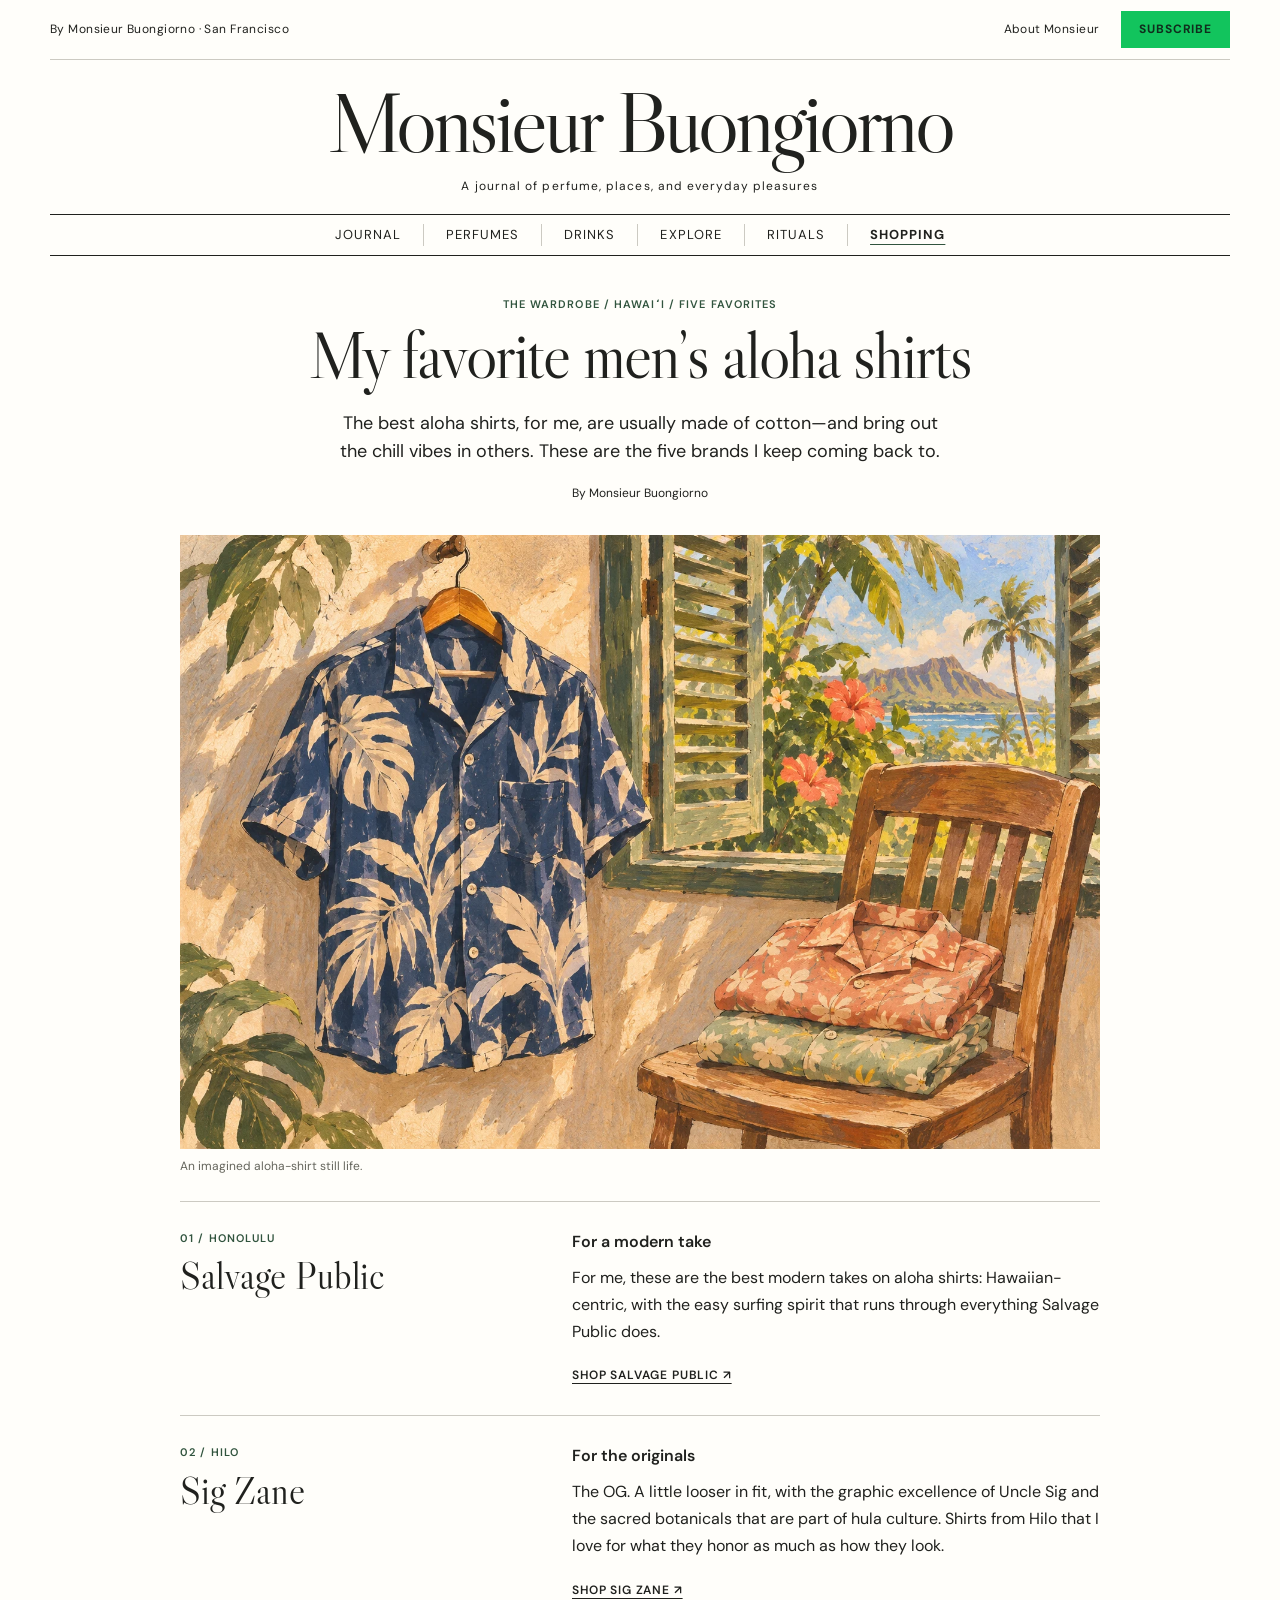
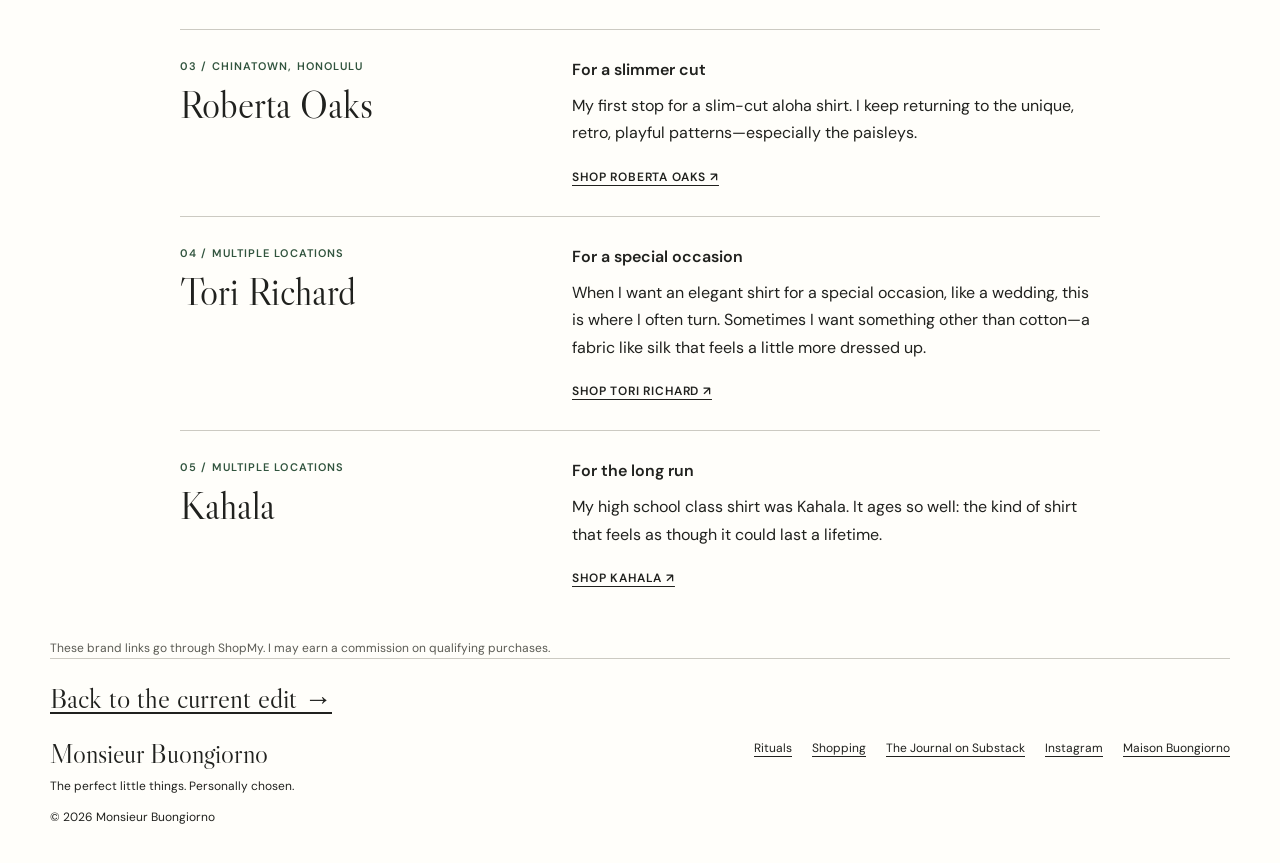
<file: shopping/aloha-shirts/index.html>
<!doctype html><html lang="en"><head><meta charset="utf-8"><meta name="viewport" content="width=device-width,initial-scale=1"><title>My favorite men’s aloha shirts | Monsieur Buongiorno</title><meta name="description" content="Five aloha shirt brands I return to: Salvage Public, Sig Zane, Roberta Oaks, Tori Richard, and Kahala."><link rel="canonical" href="https://monsieurbuongiorno.com/shopping/aloha-shirts/"><meta property="og:type" content="website"><meta property="og:title" content="My favorite men’s aloha shirts"><meta property="og:description" content="Five aloha shirt brands I return to: Salvage Public, Sig Zane, Roberta Oaks, Tori Richard, and Kahala."><meta property="og:url" content="https://monsieurbuongiorno.com/shopping/aloha-shirts/"><meta property="og:image" content="https://monsieurbuongiorno.com/assets/illustration-aloha-shirts.webp"><meta name="twitter:card" content="summary_large_image"><link rel="icon" href="/assets/favicon.png" type="image/png"><link rel="preconnect" href="https://fonts.googleapis.com"><link rel="preconnect" href="https://fonts.gstatic.com" crossorigin><link href="https://fonts.googleapis.com/css2?family=DM+Sans:wght@400;500;600;700&family=Libre+Caslon+Display&display=swap" rel="stylesheet"><link rel="stylesheet" href="/assets/journal.css?v=20261127b"><script>!function(t,e){var o,n,p,r;e.__SV||(window.posthog=e,e._i=[],e.init=function(i,s,a){function g(t,e){var o=e.split(".");2==o.length&&(t=t[o[0]],e=o[1]),t[e]=function(){t.push([e].concat(Array.prototype.slice.call(arguments,0)))}}(p=t.createElement("script")).type="text/javascript",p.crossOrigin="anonymous",p.async=!0,p.src=s.api_host.replace(".i.posthog.com","-assets.i.posthog.com")+"/static/array.js",(r=t.getElementsByTagName("script")[0]).parentNode.insertBefore(p,r);var u=e;for(void 0!==a?u=e[a]=[]:a="posthog",u.people=u.people||[],u.toString=function(t){var e="posthog";return"posthog"!==a&&(e+="."+a),t||(e+=" (stub)"),e},u.people.toString=function(){return u.toString(1)+".people (stub)"},o="init capture register register_once unregister unregister_for_session unregister_for_session getFeatureFlag getFeatureFlagPayload isFeatureEnabled reloadFeatureFlags updateEarlyAccessFeatureEnrollment getEarlyAccessFeatures on onFeatureFlags onSessionId getSurveys getActiveMatchingSurveys renderSurvey canRender get_distinct_id get_session_id opt_in_capturing opt_out_capturing has_opted_in_capturing has_opted_out_capturing".split(" "),n=0;n<o.length;n++)g(u,o[n]);e._i.push([i,s,a])},e.__SV=1)}(document,window.posthog||[]);posthog.init('phc_uu5TSxzBv7hr99KFHv97oArM2oFrDekxDJQEmMLBhRXt',{api_host:'https://us.i.posthog.com',person_profiles:'identified_only',capture_pageview:true,autocapture:false,disable_session_recording:true});posthog.register({site:'monsieurbuongiorno.com'});if(location.hostname==='localhost'||location.hostname==='127.0.0.1')posthog.opt_out_capturing();document.addEventListener('click',function(e){var a=e.target.closest('a[href^="https://go.shopmy.us/"]');if(a)posthog.capture('shopmy_link_clicked',{site:'monsieurbuongiorno.com',article:location.pathname,link:a.href})});</script><link rel="stylesheet" href="/assets/aloha.css?v=1"></head><body class="journal-page"><a class="skip-link" href="#main">Skip to content</a><header class="journal-header"><div class="journal-utility"><span>By Monsieur Buongiorno · San Francisco</span><div><a href="/#about">About Monsieur</a><a class="subscribe-button" href="/#letter">Subscribe</a></div></div><div class="masthead"><a href="/" aria-label="Monsieur Buongiorno home">Monsieur Buongiorno</a><p>A journal of perfume, places, and everyday pleasures</p></div><nav class="journal-nav" aria-label="Main navigation"><a href="/">Journal</a><a href="/perfumes/">Perfumes</a><a href="/drinks/">Drinks</a><a href="/explore/">Explore</a><a href="/rituals/">Rituals</a><a href="/shopping/" aria-current="page">Shopping</a></nav></header><main id="main"><div class="journal-shell"><header class="ritual-intro"><span class="kicker">The wardrobe / Hawaiʻi / Five favorites</span><h1>My favorite men’s aloha shirts</h1><p>The best aloha shirts, for me, are usually made of cotton—and bring out the chill vibes in others. These are the five brands I keep coming back to.</p><div class="ritual-byline">By Monsieur Buongiorno</div></header><figure class="aloha-hero"><img src="/assets/illustration-aloha-shirts.webp" width="1536" height="1024" alt="Painted still life of aloha shirts beside a sunlit window"><figcaption>An imagined aloha-shirt still life.</figcaption></figure><div class="aloha-list"><section class="aloha-entry" id="salvage-public"><div><span class="kicker">01 / Honolulu</span><h2>Salvage Public</h2></div><div><h3>For a modern take</h3><p>For me, these are the best modern takes on aloha shirts: Hawaiian-centric, with the easy surfing spirit that runs through everything Salvage Public does.</p><a class="read-link" href="https://go.shopmy.us/p-111954075" target="_blank" rel="sponsored nofollow noopener">Shop Salvage Public ↗</a></div></section><section class="aloha-entry" id="sig-zane"><div><span class="kicker">02 / Hilo</span><h2>Sig Zane</h2></div><div><h3>For the originals</h3><p>The OG. A little looser in fit, with the graphic excellence of Uncle Sig and the sacred botanicals that are part of hula culture. Shirts from Hilo that I love for what they honor as much as how they look.</p><a class="read-link" href="https://go.shopmy.us/p-111954667" target="_blank" rel="sponsored nofollow noopener">Shop Sig Zane ↗</a></div></section><section class="aloha-entry" id="roberta-oaks"><div><span class="kicker">03 / Chinatown, Honolulu</span><h2>Roberta Oaks</h2></div><div><h3>For a slimmer cut</h3><p>My first stop for a slim-cut aloha shirt. I keep returning to the unique, retro, playful patterns—especially the paisleys.</p><a class="read-link" href="https://go.shopmy.us/p-111955010" target="_blank" rel="sponsored nofollow noopener">Shop Roberta Oaks ↗</a></div></section><section class="aloha-entry" id="tori-richard"><div><span class="kicker">04 / Multiple locations</span><h2>Tori Richard</h2></div><div><h3>For a special occasion</h3><p>When I want an elegant shirt for a special occasion, like a wedding, this is where I often turn. Sometimes I want something other than cotton—a fabric like silk that feels a little more dressed up.</p><a class="read-link" href="https://go.shopmy.us/p-111955971" target="_blank" rel="sponsored nofollow noopener">Shop Tori Richard ↗</a></div></section><section class="aloha-entry" id="kahala"><div><span class="kicker">05 / Multiple locations</span><h2>Kahala</h2></div><div><h3>For the long run</h3><p>My high school class shirt was Kahala. It ages so well: the kind of shirt that feels as though it could last a lifetime.</p><a class="read-link" href="https://go.shopmy.us/p-111956356" target="_blank" rel="sponsored nofollow noopener">Shop Kahala ↗</a></div></section></div><p class="affiliate-note">These brand links go through ShopMy. I may earn a commission on qualifying purchases.</p><div class="related-note"><a href="/shopping/">Back to the current edit →</a></div></div></main><footer class="journal-footer"><div><a class="footer-title" href="/">Monsieur Buongiorno</a><p>The perfect little things. Personally chosen.</p><span>© 2026 Monsieur Buongiorno</span></div><nav aria-label="Footer navigation"><a href="/rituals/">Rituals</a><a href="/shopping/">Shopping</a><a href="https://monsieurbuongiorno.substack.com/">The Journal on Substack</a><a href="https://www.instagram.com/monsieurbuongiorno/">Instagram</a><a href="https://maisonbuongiorno.com/">Maison Buongiorno</a></nav></footer></body></html>
</file>
<file: assets/journal.css>
/* Monsieur Buongiorno — shared editorial system */
:root{--ink:#20211e;--paper:#fffefa;--line:#cccac2;--olive:#31543e;--dark:#202b24;--green:#12c45d;--serif:'Libre Caslon Display',Georgia,serif;--sans:'DM Sans',Arial,sans-serif}
*{box-sizing:border-box}html{scroll-behavior:smooth;scroll-padding-top:24px}body{margin:0;background:var(--paper);color:var(--ink);font:16px/1.6 var(--sans)}a{color:inherit;text-underline-offset:4px}a:hover{text-decoration-thickness:2px}img{max-width:100%}a:focus-visible,button:focus-visible{outline:3px solid var(--olive);outline-offset:5px}p{margin:0 0 16px}.skip-link{position:absolute;top:-100px;left:16px;padding:12px;background:var(--ink);color:white;z-index:20}.skip-link:focus{top:10px}
.journal-header{position:relative;z-index:5;background:var(--paper);border:0;max-width:1240px;margin:0 auto;padding:0 30px}.journal-utility{display:flex;align-items:center;justify-content:space-between;padding:11px 0;border-bottom:1px solid var(--line);font-size:12px;letter-spacing:.035em}.journal-utility>div{display:flex;align-items:center;gap:22px}.journal-utility a{text-decoration:none}.subscribe-button{display:inline-block;background:var(--green);color:#102d1d;padding:10px 18px;font:700 12px/1.4 var(--sans);letter-spacing:.07em;text-transform:uppercase;text-decoration:none;white-space:nowrap}.subscribe-button:hover{background:#0daf50;color:#102d1d}.masthead{text-align:center;padding:17px 0 18px}.masthead>a{font:clamp(36px,6.8vw,86px)/1.05 var(--serif);letter-spacing:-.045em;text-decoration:none;display:block}.masthead p{font-size:12px;letter-spacing:.09em;margin:10px 0 0}.journal-nav{display:flex;justify-content:center;gap:0;border-top:1px solid var(--ink);border-bottom:1px solid var(--ink);padding:9px 0}.journal-nav a{padding:1px 22px;text-decoration:none;font-size:13px;text-transform:uppercase;letter-spacing:.08em;border-right:1px solid var(--line);line-height:1.5}.journal-nav a:last-child{border:0}.journal-nav a[aria-current]{font-weight:700;text-decoration:underline;text-decoration-color:var(--olive);text-underline-offset:5px}.journal-nav a:hover{color:var(--olive)}
.journal-shell{max-width:1240px;margin:auto;padding:0 30px}.edition-line{display:flex;align-items:center;justify-content:space-between;margin:23px 0 19px;gap:16px}.edition-line h1,.section-rule h2{font:600 13px/1.3 var(--sans);text-transform:uppercase;letter-spacing:.12em;margin:0}.edition-line>span{font:italic 14px Georgia,serif}.kicker{display:block;font:600 11px/1.5 var(--sans);letter-spacing:.1em;text-transform:uppercase;color:var(--olive);margin-bottom:9px}.front-page{display:grid;grid-template-columns:1.6fr 1fr;gap:28px}.story{min-width:0}.story-image{display:block;overflow:hidden;background:#f1eee6}.story-image img{width:100%;height:100%;display:block;object-fit:cover}.story h2{font:38px/1.07 var(--serif);letter-spacing:-.025em;margin:0 0 12px}.story h2 a,.latest-grid h3 a{text-decoration:none}.story h2 a:hover,.latest-grid h3 a:hover{text-decoration:underline;text-decoration-thickness:1px}.story p{font-size:15px;line-height:1.55;margin:0 0 15px;max-width:650px}.read-link{font-size:12px;font-weight:600;text-transform:uppercase;letter-spacing:.07em}.lead-story .story-image{height:295px;background:#f0ece3}.lead-story .story-image img{object-fit:contain}.lead-story .story-copy{padding:18px 0 0}.supporting-stories{border-left:1px solid var(--line);padding-left:28px;display:grid;gap:22px}.side-story{display:grid;grid-template-columns:1fr 1fr;gap:16px;align-items:start}.side-story+.side-story{border-top:1px solid var(--line);padding-top:22px}.side-story .story-image{height:185px}.side-story h2{font-size:29px;line-height:1.06}.side-story p{font-size:14px;line-height:1.45}.side-story .read-link{font-size:11px}.editor-note{border-top:1px solid var(--ink);border-bottom:1px solid var(--ink);margin:36px 0;display:grid;grid-template-columns:125px 1fr;gap:28px;padding:24px 0;align-items:center;scroll-margin-top:20px}.editor-note>img{width:125px;height:145px;object-fit:cover;object-position:50% 40%}.editor-note h2{font:31px/1.1 var(--serif);margin:0 0 9px}.editor-note p{font-size:15px;max-width:850px;margin-bottom:8px}.editor-note .signature{font:italic 23px Georgia,serif;margin:0}.journal-section{padding:0 0 35px}.section-rule{display:flex;justify-content:space-between;align-items:center;gap:20px;border-bottom:1px solid var(--ink);padding-bottom:12px;margin-bottom:22px}.section-rule>a{font-size:12px}.latest-grid{display:grid;grid-template-columns:repeat(4,1fr);gap:23px}.latest-grid article+article{border-left:1px solid var(--line);padding-left:23px}.latest-grid h3{font:27px/1.13 var(--serif);margin:0 0 12px}.latest-grid p{font-size:14px;margin:0}.shelf-grid{display:grid;grid-template-columns:repeat(3,1fr);gap:24px}.shelf-pick{display:grid;grid-template-columns:115px 1fr;gap:15px}.shelf-pick img{width:115px;height:155px;object-fit:contain;background:#f3eee4;display:block}.shelf-pick h3{font:27px/1.1 var(--serif);margin:0 0 9px}.shelf-pick p{font-size:14px;line-height:1.45;margin-bottom:12px}.pick-links{display:flex;flex-wrap:wrap;gap:8px 14px;font-size:12px}.affiliate-note{font-size:12px;color:#5b5b54;margin:22px 0 0}.journal-signup{border-top:1px solid var(--ink);border-bottom:1px solid var(--ink);margin:10px 0 40px;padding:28px 0;display:flex;justify-content:space-between;align-items:center;gap:35px}.journal-signup h2{font:35px/1.1 var(--serif);margin:0 0 10px}.journal-signup p{max-width:620px;font-size:15px;margin:0}.journal-footer{max-width:1240px;margin:0 auto;padding:0 30px 35px;border:0;display:flex;justify-content:space-between;gap:30px;font-size:12px}.journal-footer .footer-title{font:27px/1.1 var(--serif);text-decoration:none}.journal-footer p{margin:8px 0 12px}.journal-footer nav{display:flex;flex-wrap:wrap;align-content:start;justify-content:flex-end;gap:10px 20px;max-width:480px}.journal-footer a{margin:0}
/* Article and category pages use the same restrained scale. */
.hero{min-height:0;display:block;padding-top:40px;padding-bottom:25px}.hero h1{font-size:clamp(40px,5vw,64px);max-width:900px;margin-top:12px}.hero .dek{font-size:18px;max-width:720px}.wrap{padding-top:36px;padding-bottom:36px}.section-heading h2,.shopping-intro h1,.shopping-heading h2{font-style:normal}.entry{border-top-width:1px;padding-top:34px}.entry h2{font-size:40px}.lead{border-top-width:1px;margin-bottom:35px}.cta{background:#f2f1e9;color:var(--ink);padding:32px 5%;margin-bottom:32px;border-top:1px solid var(--ink)}.cta a{color:var(--ink)}.cta h2{font-size:34px}.tiles{border-top-width:1px;border-bottom-width:1px}.tile-copy{padding:20px}.tile h2{font-size:32px}.category-intro{padding:34px 0 24px}.category-intro h1{font:clamp(40px,5vw,58px)/1.05 var(--serif);letter-spacing:-.03em;margin:0 0 15px}.category-intro p{font-size:17px;max-width:700px}.category-feature{display:grid;grid-template-columns:1fr 1fr;gap:35px;align-items:center;border-top:1px solid var(--ink);border-bottom:1px solid var(--ink);padding:25px 0}.category-feature .story-image{height:330px}.category-feature .story-image img{object-fit:contain}.category-feature h2{font-size:43px}.category-shop{margin:20px 0 35px;font-size:14px}
/* Rituals: four illustrated chapters, eight small practices. */
.ritual-intro{max-width:820px;margin:0 auto;padding:40px 0 32px;text-align:center}.ritual-intro h1{font:clamp(42px,5.8vw,66px)/1.05 var(--serif);letter-spacing:-.03em;margin:6px 0 18px}.ritual-intro>p{font-size:18px;max-width:620px;margin:0 auto 18px}.ritual-byline{font-size:12px}.ritual-chapter{display:grid;grid-template-columns:1.15fr 1fr;gap:45px;padding:30px 0;border-top:1px solid var(--line);align-items:center}.ritual-chapter:nth-child(even){grid-template-columns:1fr 1.15fr}.ritual-chapter:nth-child(even) figure{order:2}.ritual-chapter figure{margin:0}.ritual-chapter img{display:block;width:100%;height:auto}.ritual-copy h2{font:36px/1.1 var(--serif);letter-spacing:-.02em;margin:0 0 23px}.ritual-item{padding:0 0 15px}.ritual-item:last-child{padding-bottom:0}.ritual-item h3{font:500 17px/1.4 var(--sans);margin:0 0 5px}.ritual-item p{font-size:15px;line-height:1.5;margin:0;color:#55584f}.illustration-note{font-size:12px;color:#65655c;margin:5px 0 24px}.related-note{border-top:1px solid var(--line);padding:23px 0}.related-note>a{font:28px/1.2 var(--serif)}
/* Shopping serves the stories. */
.shopping-intro h1{font-size:clamp(42px,5vw,60px)}.shopping-intro{padding-top:35px}.shop-categories a{font-size:12px}.shopping-heading h2{font-size:38px}.shopping-grid{grid-template-columns:repeat(3,minmax(0,1fr));gap:24px}.shop-card{background:transparent;border:0;border-bottom:1px solid var(--line)}.shop-card-image{background:#f3eee4}.shop-card-copy{padding:15px 0 20px}.shop-card .eyebrow{font:600 11px/1.5 var(--sans);letter-spacing:.06em;text-transform:uppercase;min-height:0;color:var(--olive)}.shop-card h3{min-height:0;font-size:29px;margin:8px 0 12px}.shop-card-copy p{min-height:0;font-size:14px}.shop-link{font-size:12px}.shop-notes-link{font-size:12px;margin-left:15px}.shop-categories a:hover{background:#e6ebe3}
@media(min-width:1450px){.lead-story .story-image{height:310px}}
@media(max-width:1000px){.front-page{grid-template-columns:1.25fr 1fr;gap:20px}.supporting-stories{padding-left:20px}.side-story{display:block}.side-story .story-image{height:120px;margin-bottom:12px}.side-story h2{font-size:27px}.side-story p{display:none}.side-story .read-link{display:none}.lead-story .story-image{height:270px}.shelf-pick{grid-template-columns:1fr}.shelf-pick img{width:100%;height:170px}.ritual-chapter{gap:28px}.ritual-copy h2{font-size:32px}.journal-nav a{padding-left:17px;padding-right:17px}}
@media(max-width:700px){.journal-header,.journal-shell{padding-left:20px;padding-right:20px}.journal-utility{font-size:11px}.journal-utility>div{gap:12px}.journal-utility>div>a:first-child{display:none}.subscribe-button{font-size:11px;padding:9px 12px}.masthead{padding:17px 0}.masthead>a{font-size:clamp(32px,7.6vw,52px)}.masthead p{font-size:10px;letter-spacing:.02em}.journal-nav{flex-wrap:wrap;row-gap:9px;padding:11px 0}.journal-nav a{font-size:11px;padding:0 12px}.edition-line{margin:20px 0 15px}.edition-line>span{font-size:12px}.front-page{grid-template-columns:1fr}.lead-story .story-image{height:240px}.lead-story h2{font-size:36px}.supporting-stories{border:0;padding:20px 0 0;border-top:1px solid var(--line);grid-template-columns:1fr 1fr;gap:18px}.side-story+.side-story{border-top:0;border-left:1px solid var(--line);padding:0 0 0 18px}.side-story .story-image{height:135px}.side-story h2{font-size:27px}.side-story .kicker{font-size:10px}.editor-note{grid-template-columns:80px 1fr;gap:17px;margin:26px 0;padding:22px 0;align-items:start}.editor-note>img{width:80px;height:110px}.editor-note h2{font-size:28px}.editor-note p{font-size:14px}.latest-grid{grid-template-columns:1fr 1fr;gap:22px}.latest-grid article+article{border-left:0;padding-left:0}.latest-grid article:nth-child(even){border-left:1px solid var(--line);padding-left:20px}.latest-grid article:nth-child(n+3){border-top:1px solid var(--line);padding-top:20px}.shelf-grid{grid-template-columns:1fr;gap:20px}.shelf-pick{grid-template-columns:110px 1fr}.shelf-pick img{height:150px}.shelf-pick+.shelf-pick{border-top:1px solid var(--line);padding-top:20px}.journal-signup{align-items:start;flex-direction:column;gap:20px;padding:25px 0}.journal-footer{padding:0 20px 30px;flex-direction:column}.journal-footer nav{justify-content:flex-start}.category-feature{grid-template-columns:1fr;gap:20px}.category-feature .story-image{height:250px}.category-feature h2{font-size:36px}.ritual-intro{padding:30px 0 24px}.ritual-intro>p{font-size:16px}.ritual-chapter,.ritual-chapter:nth-child(even){grid-template-columns:1fr;gap:22px;padding:24px 0}.ritual-chapter:nth-child(even) figure{order:0}.ritual-copy h2{margin-bottom:20px}.shopping-grid{grid-template-columns:repeat(2,minmax(0,1fr));gap:18px}.shop-card h3{font-size:26px}.shop-notes-link{display:block;margin:12px 0 0}.shop-card .eyebrow{min-height:0}.hero{min-height:0}.entry h2{font-size:34px}}
@media(max-width:380px){.journal-header,.journal-shell{padding-left:15px;padding-right:15px}.journal-nav a{padding:0 9px;font-size:10px}.edition-line>span{max-width:140px;text-align:right}.side-story h2{font-size:24px}.shopping-grid{grid-template-columns:1fr}.editor-note{grid-template-columns:1fr}.editor-note>img{width:90px;height:110px}}
@media(prefers-reduced-motion:reduce){html{scroll-behavior:auto}}
</file>
<file: assets/editorial.css>
/* Editorial system: quiet paper, ink, rules, and numbered travel sections. */
:root{--ink:#1d2423;--paper:#f8f7f2;--line:#b7bcb6;--olive:#3b5e56;--dark:#1d3432}
body{background:var(--paper);color:var(--ink)}
header{border-bottom:2px solid var(--ink)}
.nav{border-top:5px solid var(--ink)}
.wordmark{letter-spacing:-.035em}
.eyebrow,.tag,.brand{font-family:'DM Sans',Arial,sans-serif;font-weight:600;letter-spacing:.16em}
.hero h1,.section-heading h2,.entry h2,.tile h2{letter-spacing:-.035em}
.section-heading,.entry{border-bottom-color:var(--ink);border-top-color:var(--ink)}
.section-heading{border-bottom-width:2px}
.entry{border-top-width:2px}
.byline{border-top:1px solid var(--ink);padding-top:12px;max-width:760px}
.lead{border-top:2px solid var(--ink);padding-top:12px}
.lead figcaption,.photo figcaption{border-top:1px solid var(--line);padding-top:8px;text-transform:uppercase;letter-spacing:.08em;font-size:11px}
.tiles{gap:0;border-top:2px solid var(--ink);border-bottom:2px solid var(--ink)}
.tile{background:transparent;border-right:1px solid var(--ink)}
.tile:first-child{border-left:1px solid var(--ink)}
.tile-copy{padding:23px}
.tile img{filter:saturate(.88)}
.tile h2{font-size:clamp(28px,2.8vw,38px)}
.tile .tag{color:var(--olive)}
.cta{background:var(--dark)}
@media(max-width:800px){.tile{border-right:1px solid var(--ink);border-left:1px solid var(--ink);border-bottom:1px solid var(--ink)}.tile:first-child{border-left:1px solid var(--ink)}.tiles{gap:0}}
/* Homepage's image treatment remains illustration-led. */
.feature,.card,.shop-item,.about{background:#eeeee8}
.shop-item{border-top:2px solid var(--ink)}
.card-body{border-top:2px solid var(--ink)}
.explore-links{border-top:2px solid var(--ink);border-bottom:2px solid var(--ink)}
.explore-links a{border-right:1px solid var(--ink)}
.navcta,.button{border-radius:0}

/* Clear, paced cards for the homepage Explore section. */
.explore-links{display:grid;grid-template-columns:repeat(3,minmax(0,1fr));gap:0;margin-top:36px}
.explore-links a{display:flex;flex-direction:column;gap:18px;min-width:0;padding:25px 28px 30px;text-decoration:none;border-right:1px solid var(--ink);transition:background .2s ease}
.explore-links a:first-child{border-left:1px solid var(--ink)}
.explore-links a:hover{background:#e8eee9}
.explore-links span{display:block;font-size:11px;text-transform:uppercase;letter-spacing:.16em;font-weight:700;color:var(--olive)}
.explore-links strong{display:block;font:clamp(26px,2.4vw,36px)/1.08 'Libre Caslon Display',Georgia,serif;font-weight:400;overflow-wrap:break-word}
.navcta,.links a:last-child{background:#12c45d;color:#102d1d;border:1px solid #0b9c49;padding:9px 17px;text-decoration:none;font-size:12px;font-weight:700;letter-spacing:.1em;text-transform:uppercase;white-space:nowrap}
.navcta:hover,.links a:last-child:hover{background:#0daa50;color:#fff;text-decoration:none}
@media(max-width:900px){.explore-links{grid-template-columns:1fr}.explore-links a,.explore-links a:first-child{border-left:1px solid var(--ink);border-right:1px solid var(--ink);border-bottom:1px solid var(--ink)}.explore-links a:last-child{border-bottom:0}}
@media(max-width:1100px){.navlinks.open{z-index:10}.navlinks.open a{padding:7px 0}.navcta{display:none}}

.mobile-subscribe{display:none}
@media(max-width:1100px){.navlinks.open .mobile-subscribe{display:block;background:#12c45d;color:#102d1d;padding:10px 15px;align-self:flex-start}}

/* A more compact editorial rhythm and Paris illustration. */
.hero{min-height:500px}.hero-copy{padding-top:70px;padding-bottom:65px}.hero-art{min-height:500px;background:#c3cbb5}.hero-art:before,.hero-art .sun{display:none}.hero-art .portrait{width:100%;height:100%;inset:0;object-fit:cover;object-position:center 42%;filter:none}.hero-art .caption{left:5%;bottom:4%;font-size:14px;text-shadow:0 1px 5px #1d3432}.wrap{padding-top:68px;padding-bottom:68px}.about-inner{padding-top:70px;padding-bottom:70px}.newsletter{padding-top:65px;padding-bottom:65px}.hotel-book a{display:inline-block;background:#1d3432;color:#fff;padding:10px 15px;text-decoration:none;font-size:12px;font-weight:700;text-transform:uppercase;letter-spacing:.08em}.hotel-book a:hover{background:#0eab50}.hotel-book{margin-top:22px!important}@media(max-width:1100px){.hero-art{min-height:380px}.wrap{padding-top:55px;padding-bottom:55px}}

/* Shared Maison cues: lilac masthead, compact type, and warm paper. */
:root{--paper:#f5f1e9;--maison-lilac:#c998ef;--maison-tile:#f0eeee}
header{background:var(--maison-lilac);border-bottom:1px solid var(--ink)}
.nav{border-top:0;max-width:1320px;padding-top:15px;padding-bottom:15px}
.wordmark{font-size:clamp(24px,2.3vw,30px)}
.navlinks a,.links a{font-weight:700;letter-spacing:.11em}
.navlinks.open{background:var(--maison-lilac)}
.navcta,.links a:last-child{background:#12c45d;color:#102d1d}
.eyebrow{color:#384b3b}
.section-heading{margin-bottom:24px}
.section-heading h2{font-style:italic}
.shop-item,.card{background:var(--maison-tile)}
.shop-item{border:0;padding:16px}
.shop-image img{background:var(--maison-tile)}
.shop-item .brand{font:italic 15px/1.2 Georgia,serif;letter-spacing:.08em;color:var(--ink)}
.intro-strip{background:#1d1d1b}
@media(max-width:1100px){.navlinks.open{top:60px}}
</file>
<file: assets/aloha.css>
.aloha-hero{max-width:920px;margin:0 auto 25px}.aloha-hero img{display:block;width:100%;height:auto}.aloha-hero figcaption{font-size:12px;color:#65655c;margin-top:8px}.aloha-list{max-width:920px;margin:auto}.aloha-entry{display:grid;grid-template-columns:1fr 1.5fr;gap:40px;border-top:1px solid var(--line);padding:28px 0}.aloha-entry h2{font:38px/1.1 var(--serif);margin:8px 0}.aloha-entry h3{font:600 16px/1.5 var(--sans);margin:0 0 10px}.aloha-entry p{font-size:16px;line-height:1.7}.aloha-shopping-image{display:block;max-width:680px;margin:0 0 18px}.aloha-shopping-image img{display:block;width:100%;height:auto}@media(max-width:700px){.aloha-entry{grid-template-columns:1fr;gap:12px}.aloha-entry h2{font-size:32px}}
</file>
